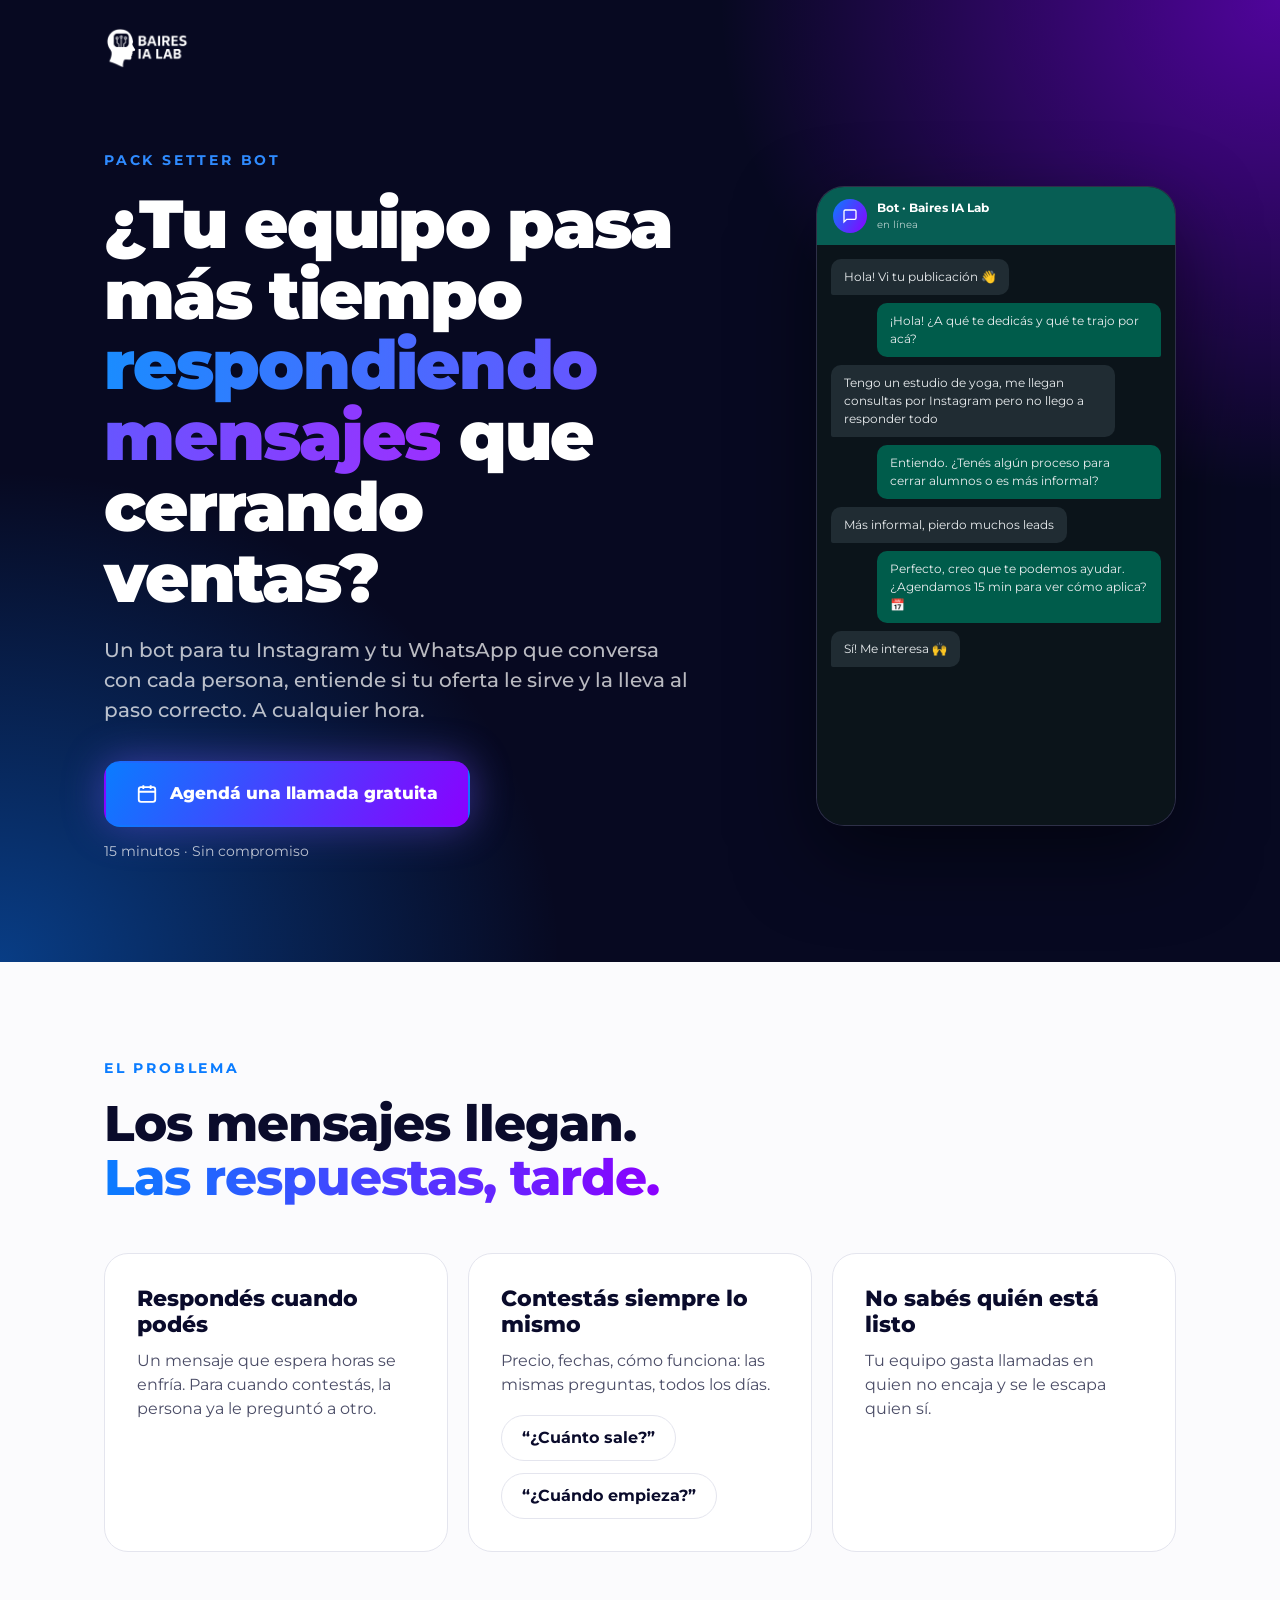
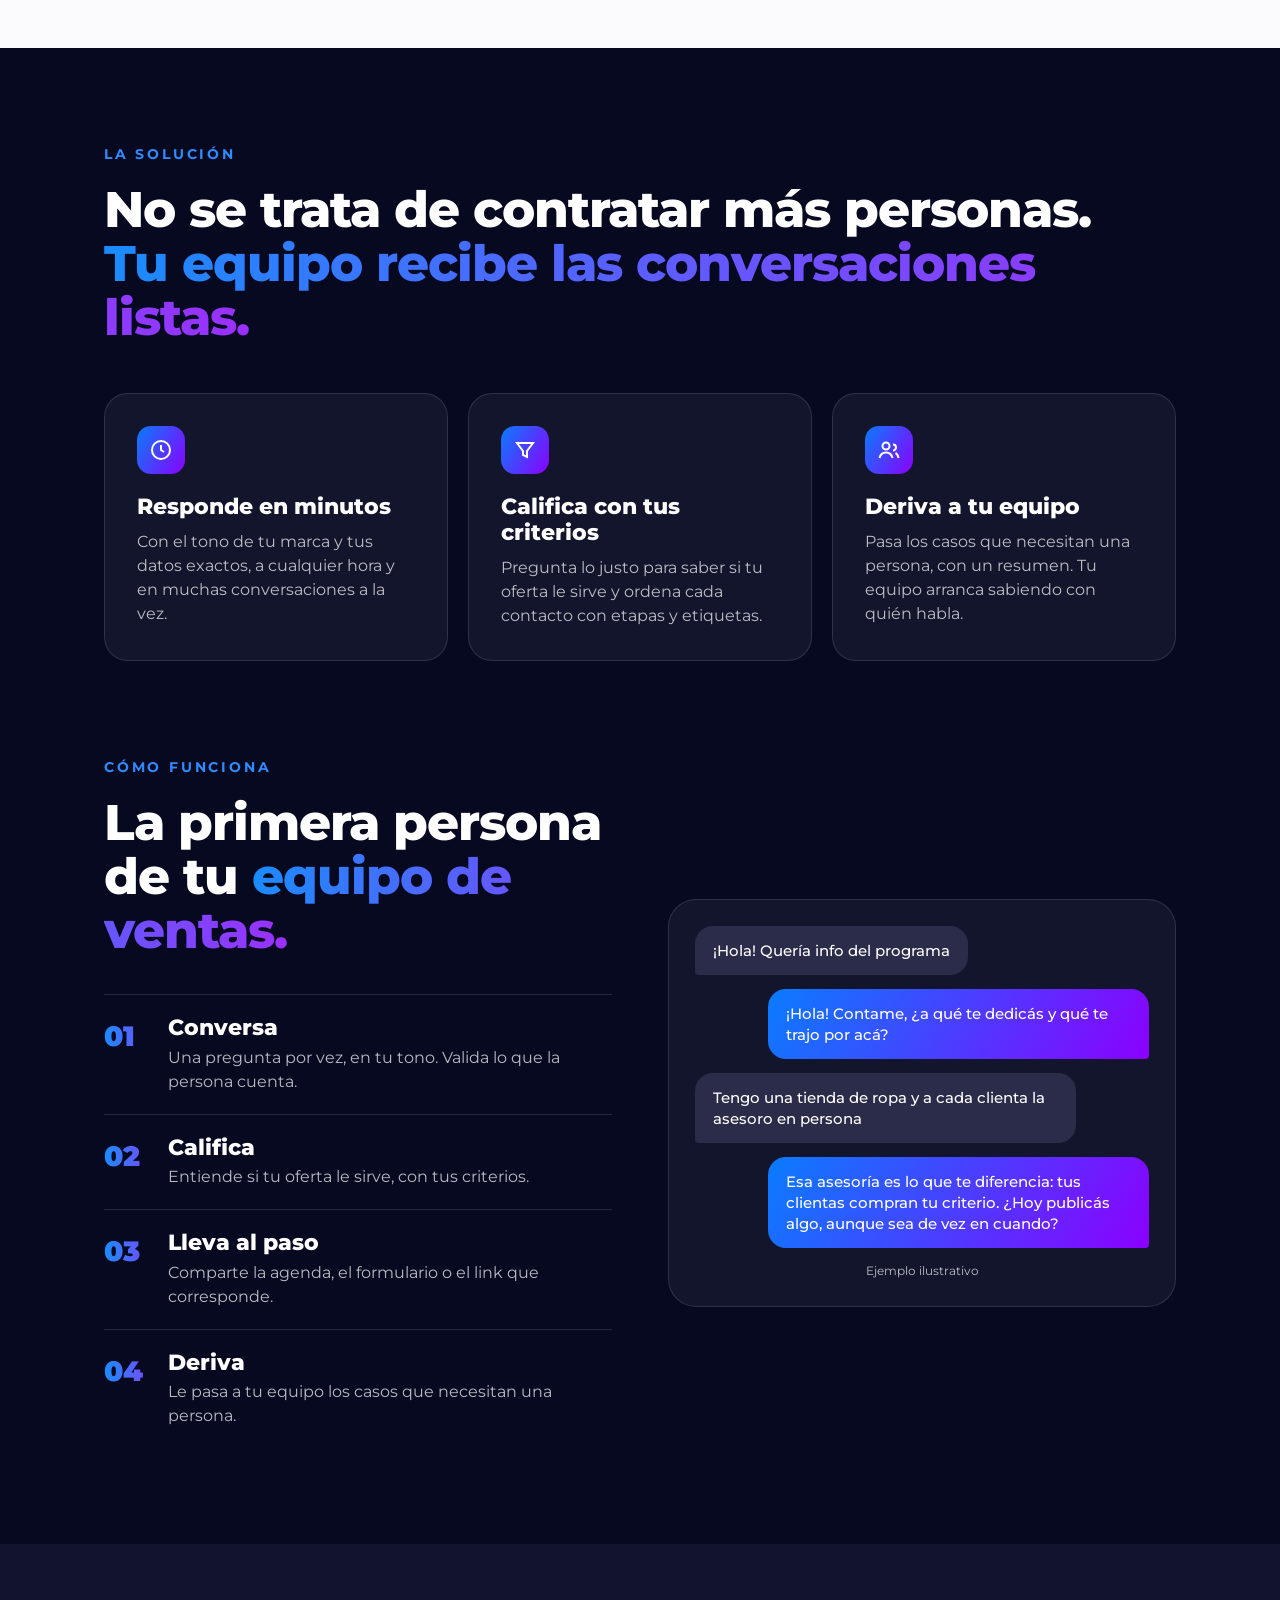
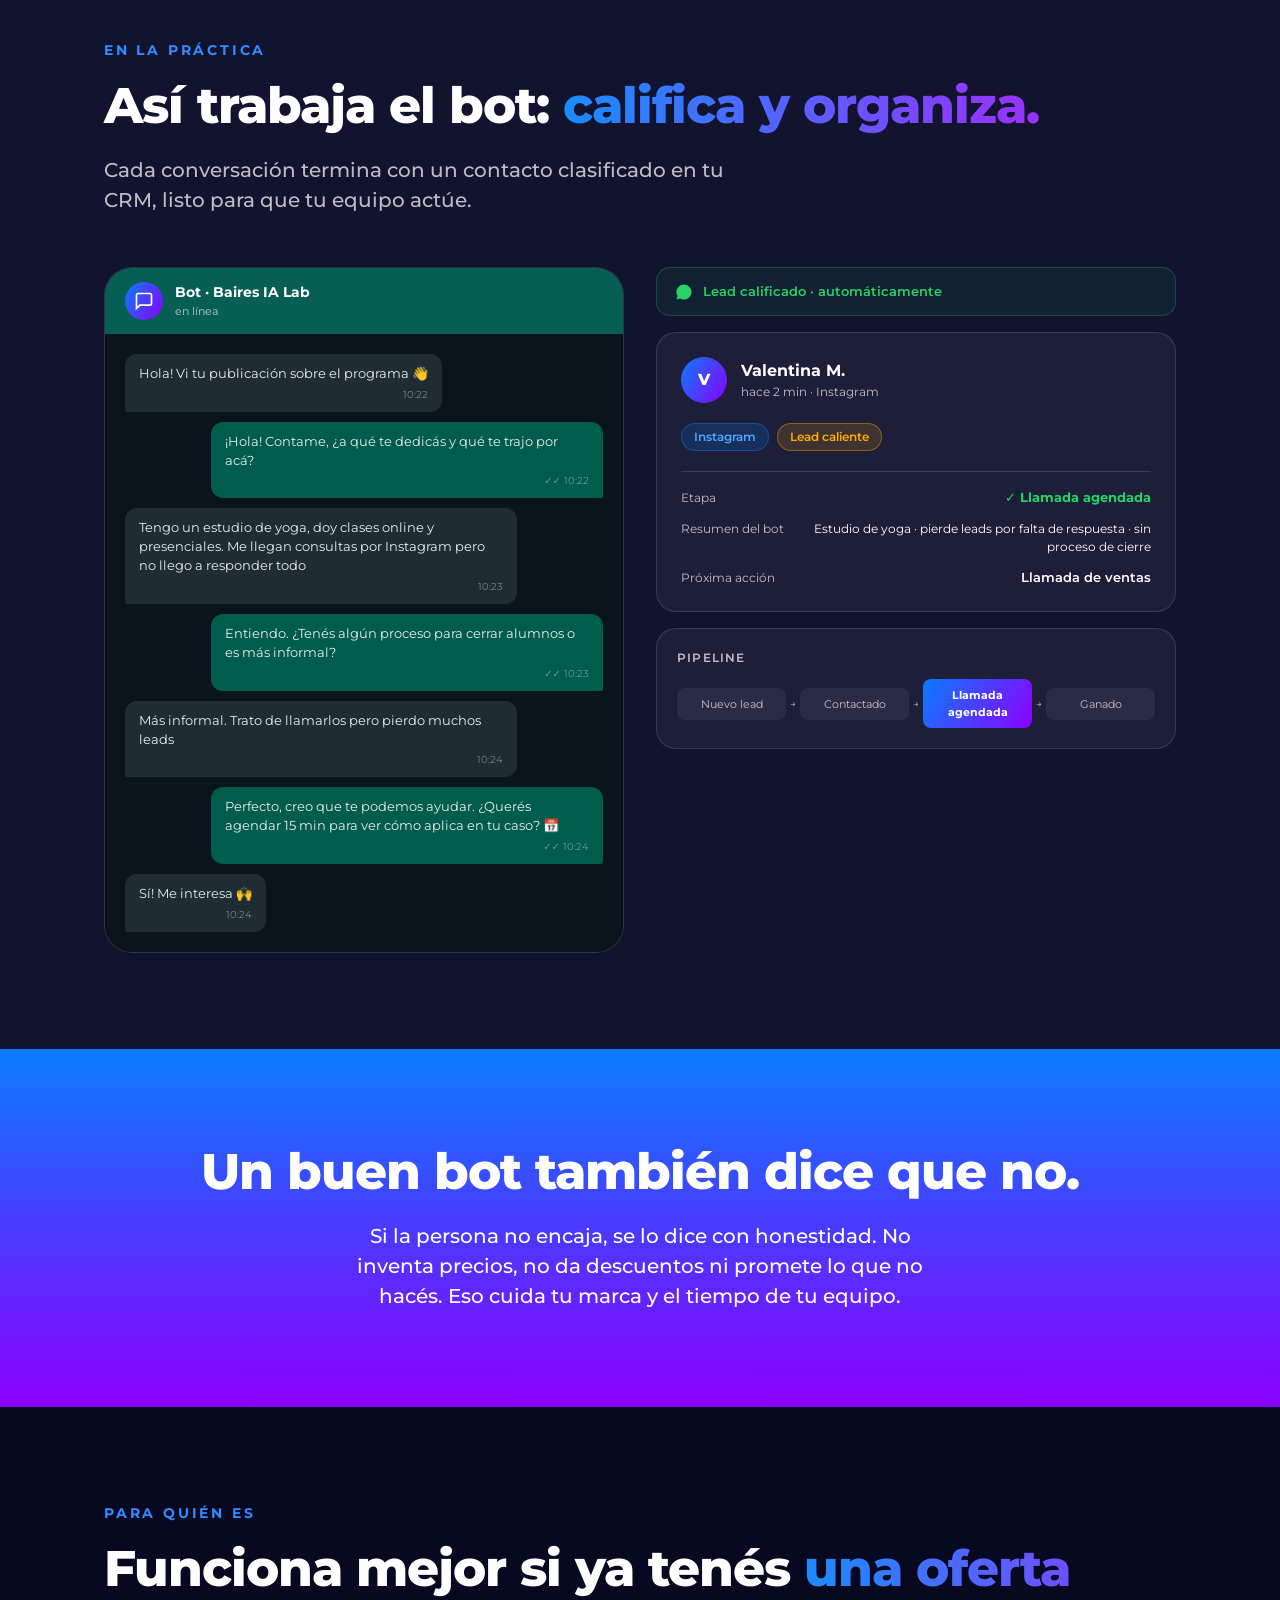
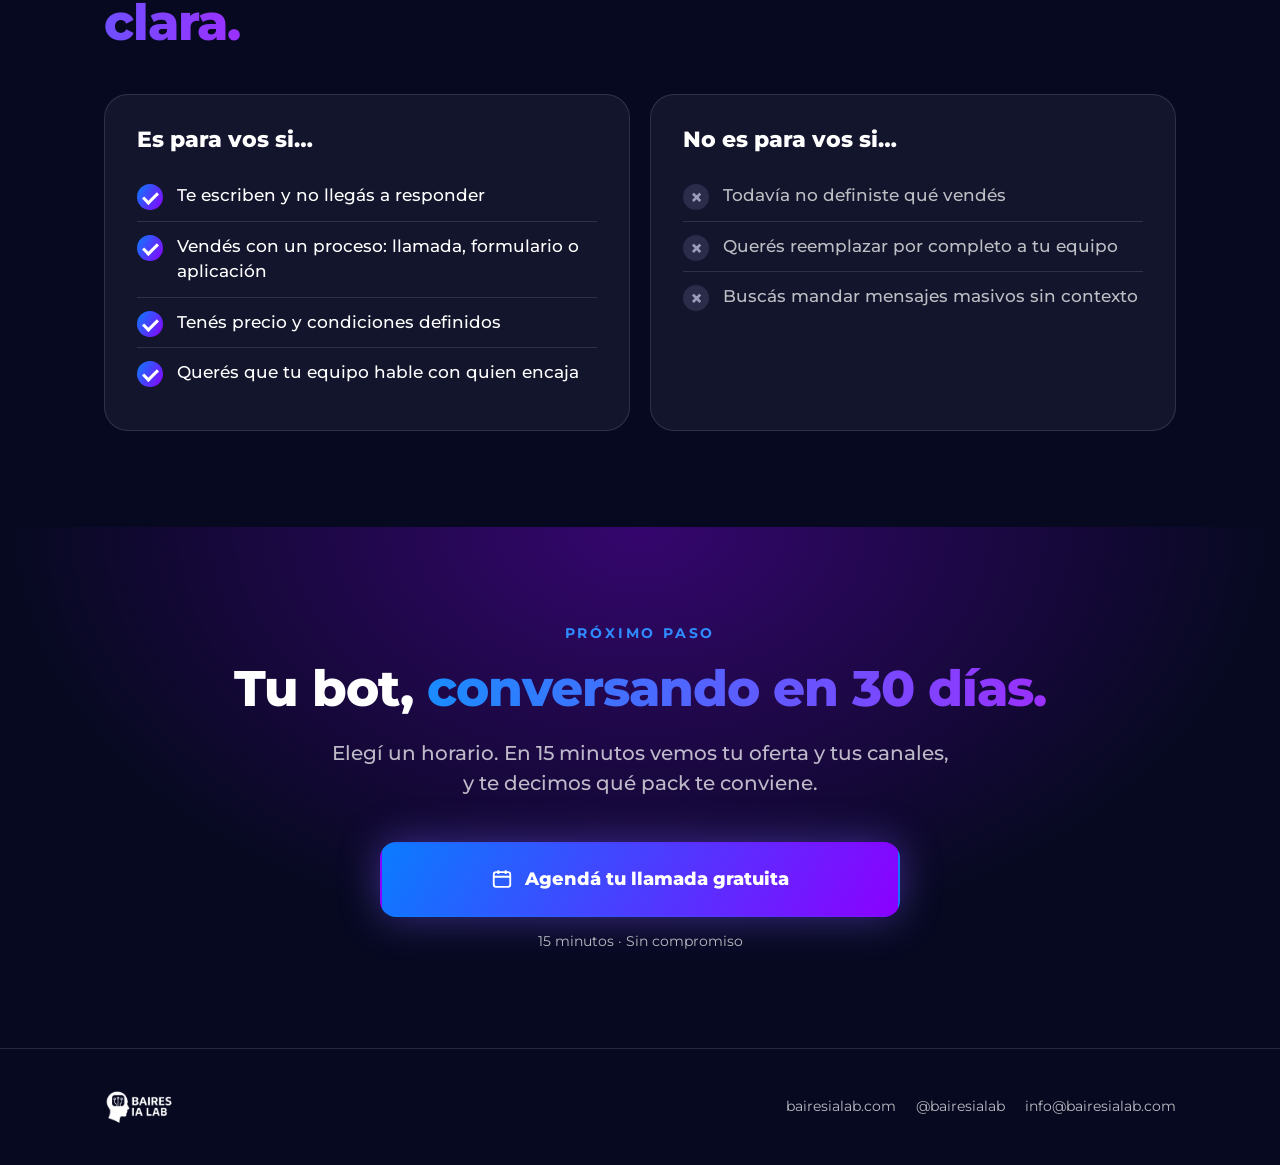
<file: bot/index.html>
<!doctype html>
<!--
  LANDING · PACK SETTER BOT · Baires IA Lab
  URL sugerida: bairesialab.com/bot

  PARA CLAUDE CODE — cosas a reemplazar antes de publicar (buscá "TODO"):
  1. PIXEL_ID              → ID del Pixel de Meta (en <head>). Acá solo se dispara PageView.
                             El evento "Schedule" se dispara en gracias.html (página de gracias).
  2. VIDEO                 → setter-bot.mp4 (video vertical 1080x1920) + poster opcional.
  3. CALENDARIO GHL        → reemplazar CALENDAR_ID en el iframe de #agendar.
                             En la config del calendario de GHL: "Redirect to URL" después de reservar
                             → https://bairesialab.com/setter-bot/gracias (para disparar Schedule).
  4. WHATSAPP              → reemplazar 549XXXXXXXXXX por el número del bot (formato internacional sin +).
  5. UTMs                  → el script al final pasa los parámetros UTM de la URL al iframe del calendario,
                             así cada lead entra a GHL con el origen del anuncio.
  6. API de Conversiones   → configurarla desde GHL (Integraciones > Meta) o Events Manager;
                             usar el mismo event_id que el pixel para deduplicar.
  Sin menú de navegación a propósito: la página tiene una sola acción (agendar).
-->
<html lang="es-AR">
<head>
<meta charset="utf-8">
<meta name="viewport" content="width=device-width, initial-scale=1">
<title>Setter Bot · Baires IA Lab</title>
<link rel="icon" type="image/png" href="../archivos/isologo-cropped (1).png">
<meta name="description" content="Un bot para tu Instagram y tu WhatsApp que atiende, califica y le pasa a tu equipo las conversaciones listas. Agendá una llamada gratuita.">
<meta property="og:title" content="Setter Bot · Baires IA Lab">
<meta property="og:description" content="Dejá de perder ventas por responder tarde. Agendá una llamada gratuita de 15 minutos.">
<link rel="preconnect" href="https://fonts.googleapis.com">
<link rel="preconnect" href="https://fonts.gstatic.com" crossorigin>
<link href="https://fonts.googleapis.com/css2?family=Montserrat:wght@400;500;600;700;800;900&display=swap" rel="stylesheet">

<!-- TODO: Meta Pixel — reemplazar PIXEL_ID -->
<script>
!function(f,b,e,v,n,t,s){if(f.fbq)return;n=f.fbq=function(){n.callMethod?
n.callMethod.apply(n,arguments):n.queue.push(arguments)};if(!f._fbq)f._fbq=n;
n.push=n;n.loaded=!0;n.version='2.0';n.queue=[];t=b.createElement(e);t.async=!0;
t.src=v;s=b.getElementsByTagName(e)[0];s.parentNode.insertBefore(t,s)}(window,
document,'script','https://connect.facebook.net/en_US/fbevents.js');
fbq('init', 'PIXEL_ID');
fbq('track', 'PageView');
</script>

<style>
:root{
  --navy:#070921; --navy-2:#11132f; --ink:#0a0b2b;
  --blue:#0a7cff; --violet:#8b00ff; --wa:#25d366;
  --text:#ffffff; --muted:rgba(255,255,255,.72);
  --line:rgba(255,255,255,.12); --card:rgba(255,255,255,.05);
  --light:#fbfbfd; --light-line:#e4e5ee;
  --grad:linear-gradient(120deg,var(--blue),var(--violet));
  --radius:24px; --max:1120px;
}
*{box-sizing:border-box;margin:0;padding:0}
html{scroll-behavior:smooth}
body{font-family:Montserrat,system-ui,sans-serif;background:var(--navy);color:var(--text);line-height:1.5;-webkit-font-smoothing:antialiased}
img,video{display:block;max-width:100%}
a{color:inherit}
.wrap{max-width:var(--max);margin:0 auto;padding:0 24px}
section{padding:96px 0}
.gt{background:linear-gradient(90deg,#1a8cff,#9b30ff);-webkit-background-clip:text;background-clip:text;color:transparent}
.kicker{font-size:14px;font-weight:700;letter-spacing:.2em;text-transform:uppercase;color:#2f8bff;margin-bottom:18px}
h1{font-size:clamp(38px,6vw,68px);font-weight:900;line-height:1.04;letter-spacing:-.025em}
h2{font-size:clamp(30px,4.4vw,50px);font-weight:800;line-height:1.08;letter-spacing:-.02em}
h3{font-size:22px;font-weight:800;line-height:1.2}
.lead{font-size:clamp(17px,1.8vw,20px);color:var(--muted);font-weight:500;margin-top:22px;max-width:620px}

/* botones */
.btn{display:inline-flex;align-items:center;gap:12px;padding:18px 30px;border-radius:16px;font-weight:800;font-size:17px;text-decoration:none;border:2px solid #7b5cff;background:rgba(123,92,255,.12);box-shadow:0 0 40px rgba(123,92,255,.45);transition:transform .15s,box-shadow .15s}
.btn:hover{transform:translateY(-2px);box-shadow:0 0 60px rgba(123,92,255,.65)}
.btn.solid{background:var(--grad);border-color:transparent}
.btn.wa{border-color:var(--wa);background:rgba(37,211,102,.1);box-shadow:0 0 40px rgba(37,211,102,.3)}
.btn svg{flex:none}
.note{font-size:14px;color:var(--muted);margin-top:14px}

/* header */
header{position:absolute;top:0;left:0;right:0;z-index:5;padding:26px 0}
header img{height:44px;width:auto}

/* hero */
.hero{position:relative;overflow:hidden;padding:150px 0 100px}
.hero:before{content:"";position:absolute;inset:0;background:
  radial-gradient(800px 700px at 100% 0%,rgba(139,0,255,.55),transparent 70%),
  radial-gradient(800px 700px at 0% 100%,rgba(10,124,255,.45),transparent 70%);pointer-events:none}
.hero .wrap{position:relative;display:grid;grid-template-columns:1.15fr .85fr;gap:56px;align-items:center}
.hero .cta{margin-top:36px}
.video{position:relative;border-radius:28px;overflow:hidden;aspect-ratio:9/16;max-width:360px;margin-left:auto;background:var(--navy-2);border:1.5px solid var(--line);box-shadow:0 30px 80px rgba(0,0,0,.5)}
.video video{width:100%;height:100%;object-fit:cover}

/* beneficios */
.grid3{display:grid;grid-template-columns:repeat(3,1fr);gap:20px;margin-top:48px}
.card{background:var(--card);border:1.5px solid var(--line);border-radius:var(--radius);padding:32px}
.card p{color:var(--muted);margin-top:10px;font-size:16px}
.icon{width:48px;height:48px;border-radius:14px;background:var(--grad);display:grid;place-items:center;margin-bottom:20px}

/* problema (claro) */
.light{background:var(--light);color:var(--ink)}
.light .lead,.light .card p{color:#4a4c66}
.light .card{background:#fff;border-color:var(--light-line)}
.light .gt{background:linear-gradient(90deg,var(--blue),var(--violet));-webkit-background-clip:text;background-clip:text}
.quotes{display:flex;flex-wrap:wrap;gap:12px;margin-top:28px}
.quotes span{background:#fff;border:1.5px solid var(--light-line);border-radius:999px;padding:10px 20px;font-weight:700;font-size:16px}

/* pasos */
.how{display:grid;grid-template-columns:1fr 1fr;gap:56px;align-items:center}
.steps{list-style:none;margin-top:36px}
.steps li{display:grid;grid-template-columns:64px 1fr;padding:20px 0;border-top:1.5px solid var(--line)}
.steps b{font-size:28px;font-weight:900}
.steps p{color:var(--muted);font-size:16px;margin-top:4px}
.chat{background:var(--card);border:1.5px solid var(--line);border-radius:28px;padding:26px;display:flex;flex-direction:column;gap:14px}
.m{max-width:84%;padding:14px 18px;border-radius:18px;font-size:15px;font-weight:500;line-height:1.4}
.in{background:#2a2c4a;align-self:flex-start;border-bottom-left-radius:4px}
.out{background:var(--grad);align-self:flex-end;border-bottom-right-radius:4px}
.chat small{color:var(--muted);font-size:12px;text-align:center}

/* banda no */
.band{background:linear-gradient(180deg,var(--blue),#4a3bff 50%,var(--violet));text-align:center}
.band .lead{color:#fff;margin-left:auto;margin-right:auto}

/* para quién */
.two{display:grid;grid-template-columns:1fr 1fr;gap:20px;margin-top:44px}
.check{list-style:none;margin-top:18px}
.check li{position:relative;padding:12px 0 12px 40px;font-size:17px;font-weight:500;border-bottom:1.5px solid var(--line)}
.check li:last-child{border:0}
.check li:before{content:"";position:absolute;left:0;top:13px;width:26px;height:26px;border-radius:50%;background:var(--grad)}
.check li:after{content:"";position:absolute;left:9px;top:18px;width:6px;height:12px;border:solid #fff;border-width:0 3px 3px 0;transform:rotate(45deg)}
.check.no li{color:var(--muted)}
.check.no li:before{background:#2a2c4a}
.check.no li:after{content:"×";border:0;transform:none;left:7px;top:10px;font-size:22px;font-weight:700;width:auto;height:auto;color:#9a9cb8}

/* demo grid */
.demo-grid{display:grid;grid-template-columns:1fr 1fr;gap:32px;align-items:start}

/* agenda */
.book{position:relative;overflow:hidden;text-align:center}
.book:before{content:"";position:absolute;inset:0;background:radial-gradient(900px 600px at 50% 0%,rgba(139,0,255,.35),transparent 70%);pointer-events:none}
.book .wrap{position:relative}
.book .lead{margin-left:auto;margin-right:auto}
.cal{margin:44px auto 0;max-width:820px;background:#fff;border-radius:var(--radius);overflow:hidden;min-height:680px}
.cal iframe{width:100%;min-height:680px;border:0;display:block}
.alt{margin-top:56px;padding-top:44px;border-top:1.5px solid var(--line)}
.alt p{color:var(--muted);margin-bottom:20px;font-size:17px}

footer{padding:40px 0;border-top:1.5px solid var(--line);font-size:14px;color:var(--muted)}
footer .wrap{display:flex;justify-content:space-between;align-items:center;gap:20px;flex-wrap:wrap}
footer img{height:36px;width:auto}
footer a{text-decoration:none;margin-left:20px}

/* barra fija mobile */
.sticky{display:none}

@media (max-width:860px){
  section{padding:72px 0}
  .hero{padding:110px 0 72px}
  .hero .wrap,.how,.two,.demo-grid{grid-template-columns:1fr}
  .video{margin:8px auto 0;max-width:300px}
  .grid3{grid-template-columns:1fr}
  .btn{width:100%;justify-content:center}
  .sticky{display:block;position:fixed;left:0;right:0;bottom:0;z-index:10;padding:12px 16px calc(12px + env(safe-area-inset-bottom));background:rgba(7,9,33,.92);backdrop-filter:blur(10px);border-top:1.5px solid var(--line)}
  .sticky .btn{padding:15px}
  body{padding-bottom:84px}
  footer a{margin:0 16px 0 0}
  footer .wrap>div{display:flex;flex-wrap:wrap;gap:10px 0}
}
</style>
</head>
<body>

<header><div class="wrap"><img src="[data-uri]" alt="Baires IA Lab"></div></header>

<!-- HERO -->
<section class="hero">
  <div class="wrap">
    <div>
      <div class="kicker">Pack Setter Bot</div>
      <h1>¿Tu equipo pasa más tiempo <span class="gt">respondiendo mensajes</span> que cerrando ventas?</h1>
      <p class="lead">Un bot para tu Instagram y tu WhatsApp que conversa con cada persona, entiende si tu oferta le sirve y la lleva al paso correcto. A cualquier hora.</p>
      <div class="cta">
        <a class="btn solid" href="#agendar">
          <svg width="22" height="22" viewBox="0 0 24 24" fill="none" stroke="#fff" stroke-width="2"><rect x="3" y="4.5" width="18" height="16" rx="2.5"/><path d="M3 9.5h18M8 2.5v4M16 2.5v4"/></svg>
          Agendá una llamada gratuita
        </a>
        <p class="note">15 minutos · Sin compromiso</p>
      </div>
    </div>
    <div class="video" style="display:flex;flex-direction:column;overflow:hidden;padding:0">
      <div style="background:#075e54;padding:12px 16px;display:flex;align-items:center;gap:10px;flex-shrink:0">
        <div style="width:34px;height:34px;border-radius:50%;background:var(--grad);display:grid;place-items:center;flex-shrink:0">
          <svg width="16" height="16" viewBox="0 0 24 24" fill="none" stroke="#fff" stroke-width="2"><path d="M21 15a2 2 0 0 1-2 2H7l-4 4V5a2 2 0 0 1 2-2h14a2 2 0 0 1 2 2z"/></svg>
        </div>
        <div>
          <div style="font-weight:700;font-size:12px;color:#fff">Bot · Baires IA Lab</div>
          <div style="font-size:10px;color:rgba(255,255,255,.7)">en línea</div>
        </div>
      </div>
      <div style="flex:1;padding:14px;background:#0b141a;display:flex;flex-direction:column;gap:8px">
        <div style="align-self:flex-start;background:#202c33;padding:9px 13px;border-radius:10px 10px 10px 2px;max-width:86%"><p style="font-size:12px;color:#e9edef;margin:0">Hola! Vi tu publicación 👋</p></div>
        <div style="align-self:flex-end;background:#005c4b;padding:9px 13px;border-radius:10px 10px 2px 10px;max-width:86%"><p style="font-size:12px;color:#e9edef;margin:0">¡Hola! ¿A qué te dedicás y qué te trajo por acá?</p></div>
        <div style="align-self:flex-start;background:#202c33;padding:9px 13px;border-radius:10px 10px 10px 2px;max-width:86%"><p style="font-size:12px;color:#e9edef;margin:0">Tengo un estudio de yoga, me llegan consultas por Instagram pero no llego a responder todo</p></div>
        <div style="align-self:flex-end;background:#005c4b;padding:9px 13px;border-radius:10px 10px 2px 10px;max-width:86%"><p style="font-size:12px;color:#e9edef;margin:0">Entiendo. ¿Tenés algún proceso para cerrar alumnos o es más informal?</p></div>
        <div style="align-self:flex-start;background:#202c33;padding:9px 13px;border-radius:10px 10px 10px 2px;max-width:86%"><p style="font-size:12px;color:#e9edef;margin:0">Más informal, pierdo muchos leads</p></div>
        <div style="align-self:flex-end;background:#005c4b;padding:9px 13px;border-radius:10px 10px 2px 10px;max-width:86%"><p style="font-size:12px;color:#e9edef;margin:0">Perfecto, creo que te podemos ayudar. ¿Agendamos 15 min para ver cómo aplica? 📅</p></div>
        <div style="align-self:flex-start;background:#202c33;padding:9px 13px;border-radius:10px 10px 10px 2px;max-width:86%"><p style="font-size:12px;color:#e9edef;margin:0">Sí! Me interesa 🙌</p></div>
      </div>
    </div>
  </div>
</section>

<!-- EL PROBLEMA -->
<section class="light">
  <div class="wrap">
    <div class="kicker" style="color:var(--blue)">El problema</div>
    <h2>Los mensajes llegan.<br><span class="gt">Las respuestas, tarde.</span></h2>
    <div class="grid3">
      <div class="card"><h3>Respondés cuando podés</h3><p>Un mensaje que espera horas se enfría. Para cuando contestás, la persona ya le preguntó a otro.</p></div>
      <div class="card"><h3>Contestás siempre lo mismo</h3><p>Precio, fechas, cómo funciona: las mismas preguntas, todos los días.</p>
        <div class="quotes" style="margin-top:18px"><span>“¿Cuánto sale?”</span><span>“¿Cuándo empieza?”</span></div></div>
      <div class="card"><h3>No sabés quién está listo</h3><p>Tu equipo gasta llamadas en quien no encaja y se le escapa quien sí.</p></div>
    </div>
  </div>
</section>

<!-- BENEFICIOS -->
<section>
  <div class="wrap">
    <div class="kicker">La solución</div>
    <h2>No se trata de contratar más personas.<br><span class="gt">Tu equipo recibe las conversaciones listas.</span></h2>
    <div class="grid3">
      <div class="card">
        <div class="icon"><svg width="24" height="24" viewBox="0 0 24 24" fill="none" stroke="#fff" stroke-width="2"><circle cx="12" cy="12" r="9"/><path d="M12 7v5l3 2"/></svg></div>
        <h3>Responde en minutos</h3><p>Con el tono de tu marca y tus datos exactos, a cualquier hora y en muchas conversaciones a la vez.</p>
      </div>
      <div class="card">
        <div class="icon"><svg width="24" height="24" viewBox="0 0 24 24" fill="none" stroke="#fff" stroke-width="2"><path d="M4 5h16l-6 8v6l-4-2v-4z"/></svg></div>
        <h3>Califica con tus criterios</h3><p>Pregunta lo justo para saber si tu oferta le sirve y ordena cada contacto con etapas y etiquetas.</p>
      </div>
      <div class="card">
        <div class="icon"><svg width="24" height="24" viewBox="0 0 24 24" fill="none" stroke="#fff" stroke-width="2"><circle cx="9" cy="8" r="3.5"/><path d="M2.5 20c.8-3.5 3.4-5.5 6.5-5.5s5.7 2 6.5 5.5M16 6.5a3 3 0 0 1 0 6M18.5 15c1.6.8 2.6 2.5 3 5"/></svg></div>
        <h3>Deriva a tu equipo</h3><p>Pasa los casos que necesitan una persona, con un resumen. Tu equipo arranca sabiendo con quién habla.</p>
      </div>
    </div>
  </div>
</section>

<!-- CÓMO FUNCIONA -->
<section style="padding-top:0">
  <div class="wrap how">
    <div>
      <div class="kicker">Cómo funciona</div>
      <h2>La primera persona de tu <span class="gt">equipo de ventas.</span></h2>
      <ol class="steps">
        <li><b class="gt">01</b><div><h3>Conversa</h3><p>Una pregunta por vez, en tu tono. Valida lo que la persona cuenta.</p></div></li>
        <li><b class="gt">02</b><div><h3>Califica</h3><p>Entiende si tu oferta le sirve, con tus criterios.</p></div></li>
        <li><b class="gt">03</b><div><h3>Lleva al paso</h3><p>Comparte la agenda, el formulario o el link que corresponde.</p></div></li>
        <li><b class="gt">04</b><div><h3>Deriva</h3><p>Le pasa a tu equipo los casos que necesitan una persona.</p></div></li>
      </ol>
    </div>
    <div class="chat" aria-label="Ejemplo de conversación">
      <div class="m in">¡Hola! Quería info del programa</div>
      <div class="m out">¡Hola! Contame, ¿a qué te dedicás y qué te trajo por acá?</div>
      <div class="m in">Tengo una tienda de ropa y a cada clienta la asesoro en persona</div>
      <div class="m out">Esa asesoría es lo que te diferencia: tus clientas compran tu criterio. ¿Hoy publicás algo, aunque sea de vez en cuando?</div>
      <small>Ejemplo ilustrativo</small>
    </div>
  </div>
</section>

<!-- EN LA PRÁCTICA -->
<section style="background:var(--navy-2)">
  <div class="wrap">
    <div class="kicker">En la práctica</div>
    <h2>Así trabaja el bot: <span class="gt">califica y organiza.</span></h2>
    <p class="lead" style="margin-bottom:52px">Cada conversación termina con un contacto clasificado en tu CRM, listo para que tu equipo actúe.</p>
    <div class="demo-grid">

      <!-- WHATSAPP CHAT -->
      <div style="background:#111827;border-radius:28px;overflow:hidden;border:1.5px solid var(--line)">
        <!-- Header WA -->
        <div style="background:#075e54;padding:14px 20px;display:flex;align-items:center;gap:12px">
          <div style="width:38px;height:38px;border-radius:50%;background:var(--grad);display:grid;place-items:center;flex-shrink:0">
            <svg width="20" height="20" viewBox="0 0 24 24" fill="none" stroke="#fff" stroke-width="2"><path d="M21 15a2 2 0 0 1-2 2H7l-4 4V5a2 2 0 0 1 2-2h14a2 2 0 0 1 2 2z"/></svg>
          </div>
          <div>
            <div style="font-weight:700;font-size:14px;color:#fff">Bot · Baires IA Lab</div>
            <div style="font-size:11px;color:rgba(255,255,255,.7)">en línea</div>
          </div>
        </div>
        <!-- Mensajes -->
        <div style="padding:20px;display:flex;flex-direction:column;gap:10px;background:#0b141a">
          <div style="align-self:flex-start;background:#202c33;padding:10px 14px;border-radius:12px 12px 12px 2px;max-width:82%">
            <p style="font-size:13px;color:#e9edef;margin:0;line-height:1.45">Hola! Vi tu publicación sobre el programa 👋</p>
            <span style="font-size:10px;color:rgba(255,255,255,.4);display:block;margin-top:4px;text-align:right">10:22</span>
          </div>
          <div style="align-self:flex-end;background:#005c4b;padding:10px 14px;border-radius:12px 12px 2px 12px;max-width:82%">
            <p style="font-size:13px;color:#e9edef;margin:0;line-height:1.45">¡Hola! Contame, ¿a qué te dedicás y qué te trajo por acá?</p>
            <span style="font-size:10px;color:rgba(255,255,255,.4);display:block;margin-top:4px;text-align:right">✓✓ 10:22</span>
          </div>
          <div style="align-self:flex-start;background:#202c33;padding:10px 14px;border-radius:12px 12px 12px 2px;max-width:82%">
            <p style="font-size:13px;color:#e9edef;margin:0;line-height:1.45">Tengo un estudio de yoga, doy clases online y presenciales. Me llegan consultas por Instagram pero no llego a responder todo</p>
            <span style="font-size:10px;color:rgba(255,255,255,.4);display:block;margin-top:4px;text-align:right">10:23</span>
          </div>
          <div style="align-self:flex-end;background:#005c4b;padding:10px 14px;border-radius:12px 12px 2px 12px;max-width:82%">
            <p style="font-size:13px;color:#e9edef;margin:0;line-height:1.45">Entiendo. ¿Tenés algún proceso para cerrar alumnos o es más informal?</p>
            <span style="font-size:10px;color:rgba(255,255,255,.4);display:block;margin-top:4px;text-align:right">✓✓ 10:23</span>
          </div>
          <div style="align-self:flex-start;background:#202c33;padding:10px 14px;border-radius:12px 12px 12px 2px;max-width:82%">
            <p style="font-size:13px;color:#e9edef;margin:0;line-height:1.45">Más informal. Trato de llamarlos pero pierdo muchos leads</p>
            <span style="font-size:10px;color:rgba(255,255,255,.4);display:block;margin-top:4px;text-align:right">10:24</span>
          </div>
          <div style="align-self:flex-end;background:#005c4b;padding:10px 14px;border-radius:12px 12px 2px 12px;max-width:82%">
            <p style="font-size:13px;color:#e9edef;margin:0;line-height:1.45">Perfecto, creo que te podemos ayudar. ¿Querés agendar 15 min para ver cómo aplica en tu caso? 📅</p>
            <span style="font-size:10px;color:rgba(255,255,255,.4);display:block;margin-top:4px;text-align:right">✓✓ 10:24</span>
          </div>
          <div style="align-self:flex-start;background:#202c33;padding:10px 14px;border-radius:12px 12px 12px 2px;max-width:82%">
            <p style="font-size:13px;color:#e9edef;margin:0;line-height:1.45">Sí! Me interesa 🙌</p>
            <span style="font-size:10px;color:rgba(255,255,255,.4);display:block;margin-top:4px;text-align:right">10:24</span>
          </div>
        </div>
      </div>

      <!-- CRM RESULT -->
      <div style="display:flex;flex-direction:column;gap:16px">
        <div style="background:rgba(37,211,102,.07);border:1.5px solid rgba(37,211,102,.25);border-radius:14px;padding:14px 18px;display:flex;align-items:center;gap:10px">
          <svg width="18" height="18" viewBox="0 0 24 24" fill="#25d366"><path d="M12 2a10 10 0 0 0-8.6 15.1L2 22l5-1.3A10 10 0 1 0 12 2z"/></svg>
          <span style="font-size:13px;font-weight:600;color:#25d366">Lead calificado · automáticamente</span>
        </div>

        <!-- Contact card -->
        <div style="background:var(--card);border:1.5px solid var(--line);border-radius:20px;padding:24px">
          <div style="display:flex;align-items:center;gap:14px;margin-bottom:20px">
            <div style="width:46px;height:46px;border-radius:50%;background:var(--grad);display:grid;place-items:center;font-weight:800;font-size:16px;color:#fff;flex-shrink:0">V</div>
            <div>
              <div style="font-weight:700;font-size:16px">Valentina M.</div>
              <div style="font-size:12px;color:var(--muted)">hace 2 min · Instagram</div>
            </div>
          </div>
          <div style="display:flex;gap:8px;flex-wrap:wrap;margin-bottom:20px">
            <span style="background:rgba(10,124,255,.18);border:1px solid rgba(10,124,255,.4);border-radius:999px;padding:4px 12px;font-size:12px;font-weight:600;color:#4da6ff">Instagram</span>
            <span style="background:rgba(255,170,0,.15);border:1px solid rgba(255,170,0,.4);border-radius:999px;padding:4px 12px;font-size:12px;font-weight:600;color:#ffaa00">Lead caliente</span>
          </div>
          <div style="display:flex;flex-direction:column;gap:12px;border-top:1px solid var(--line);padding-top:16px">
            <div style="display:flex;justify-content:space-between;align-items:center">
              <span style="font-size:12px;color:var(--muted)">Etapa</span>
              <span style="font-size:13px;font-weight:700;color:#25d366">✓ Llamada agendada</span>
            </div>
            <div style="display:flex;justify-content:space-between;align-items:start;gap:12px">
              <span style="font-size:12px;color:var(--muted);white-space:nowrap">Resumen del bot</span>
              <span style="font-size:12px;color:var(--text);text-align:right">Estudio de yoga · pierde leads por falta de respuesta · sin proceso de cierre</span>
            </div>
            <div style="display:flex;justify-content:space-between;align-items:center">
              <span style="font-size:12px;color:var(--muted)">Próxima acción</span>
              <span style="font-size:13px;font-weight:600">Llamada de ventas</span>
            </div>
          </div>
        </div>

        <!-- Pipeline mini -->
        <div style="background:var(--card);border:1.5px solid var(--line);border-radius:20px;padding:20px">
          <div style="font-size:12px;color:var(--muted);margin-bottom:12px;font-weight:600;letter-spacing:.1em;text-transform:uppercase">Pipeline</div>
          <div style="display:flex;align-items:center;gap:0">
            <div style="flex:1;text-align:center">
              <div style="background:rgba(255,255,255,.06);border-radius:8px;padding:8px 4px;font-size:11px;color:var(--muted)">Nuevo lead</div>
            </div>
            <div style="color:var(--muted);font-size:10px;padding:0 4px">→</div>
            <div style="flex:1;text-align:center">
              <div style="background:rgba(255,255,255,.06);border-radius:8px;padding:8px 4px;font-size:11px;color:var(--muted)">Contactado</div>
            </div>
            <div style="color:var(--muted);font-size:10px;padding:0 4px">→</div>
            <div style="flex:1;text-align:center">
              <div style="background:var(--grad);border-radius:8px;padding:8px 4px;font-size:11px;font-weight:700;color:#fff">Llamada agendada</div>
            </div>
            <div style="color:var(--muted);font-size:10px;padding:0 4px">→</div>
            <div style="flex:1;text-align:center">
              <div style="background:rgba(255,255,255,.06);border-radius:8px;padding:8px 4px;font-size:11px;color:var(--muted)">Ganado</div>
            </div>
          </div>
        </div>
      </div>
    </div>
  </div>
</section>

<!-- BANDA -->
<section class="band">
  <div class="wrap">
    <h2>Un buen bot también dice que no.</h2>
    <p class="lead">Si la persona no encaja, se lo dice con honestidad. No inventa precios, no da descuentos ni promete lo que no hacés. Eso cuida tu marca y el tiempo de tu equipo.</p>
  </div>
</section>

<!-- PARA QUIÉN ES -->
<section>
  <div class="wrap">
    <div class="kicker">Para quién es</div>
    <h2>Funciona mejor si ya tenés <span class="gt">una oferta clara.</span></h2>
    <div class="two">
      <div class="card"><h3>Es para vos si…</h3>
        <ul class="check">
          <li>Te escriben y no llegás a responder</li>
          <li>Vendés con un proceso: llamada, formulario o aplicación</li>
          <li>Tenés precio y condiciones definidos</li>
          <li>Querés que tu equipo hable con quien encaja</li>
        </ul></div>
      <div class="card"><h3>No es para vos si…</h3>
        <ul class="check no">
          <li>Todavía no definiste qué vendés</li>
          <li>Querés reemplazar por completo a tu equipo</li>
          <li>Buscás mandar mensajes masivos sin contexto</li>
        </ul></div>
    </div>
  </div>
</section>

<!-- AGENDA -->
<section class="book" id="agendar">
  <div class="wrap">
    <div class="kicker">Próximo paso</div>
    <h2>Tu bot, <span class="gt">conversando en 30 días.</span></h2>
    <p class="lead">Elegí un horario. En 15 minutos vemos tu oferta y tus canales, y te decimos qué pack te conviene.</p>
    <div style="margin:44px auto 0;max-width:520px;text-align:center">
      <a class="btn solid" href="https://calendar.app.google/iZ91BzeRAm9MXAzFA" target="_blank" rel="noopener" style="width:100%;justify-content:center;font-size:18px;padding:22px 32px">
        <svg width="22" height="22" viewBox="0 0 24 24" fill="none" stroke="#fff" stroke-width="2"><rect x="3" y="4.5" width="18" height="16" rx="2.5"/><path d="M3 9.5h18M8 2.5v4M16 2.5v4"/></svg>
        Agendá tu llamada gratuita
      </a>
      <p class="note">15 minutos · Sin compromiso</p>
    </div>
  </div>
</section>

<footer>
  <div class="wrap">
    <img src="[data-uri]" alt="Baires IA Lab">
    <div><a href="https://bairesialab.com">bairesialab.com</a><a href="https://instagram.com/bairesialab" target="_blank" rel="noopener">@bairesialab</a><a href="mailto:info@bairesialab.com">info@bairesialab.com</a></div>
  </div>
</footer>

<div class="sticky"><a class="btn solid" href="#agendar">Agendá una llamada gratuita</a></div>

</body>
</html>
</file>
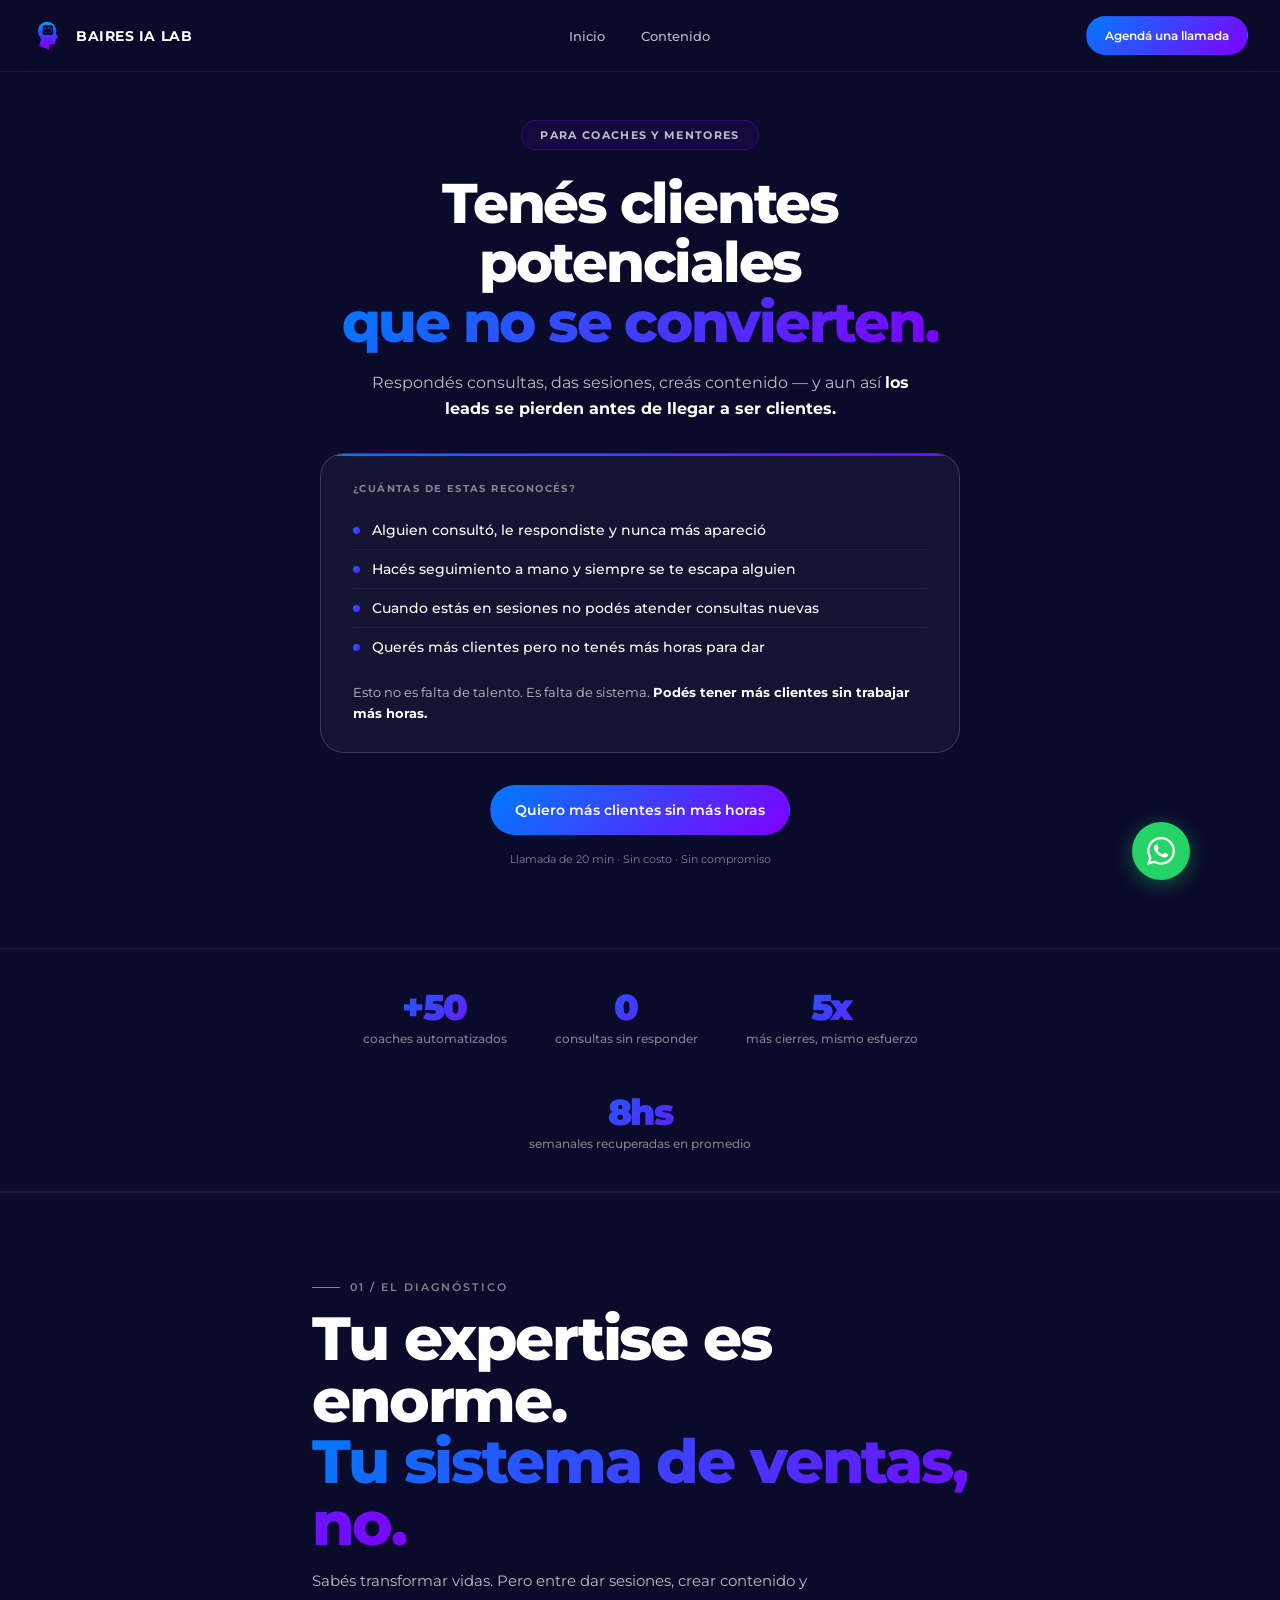
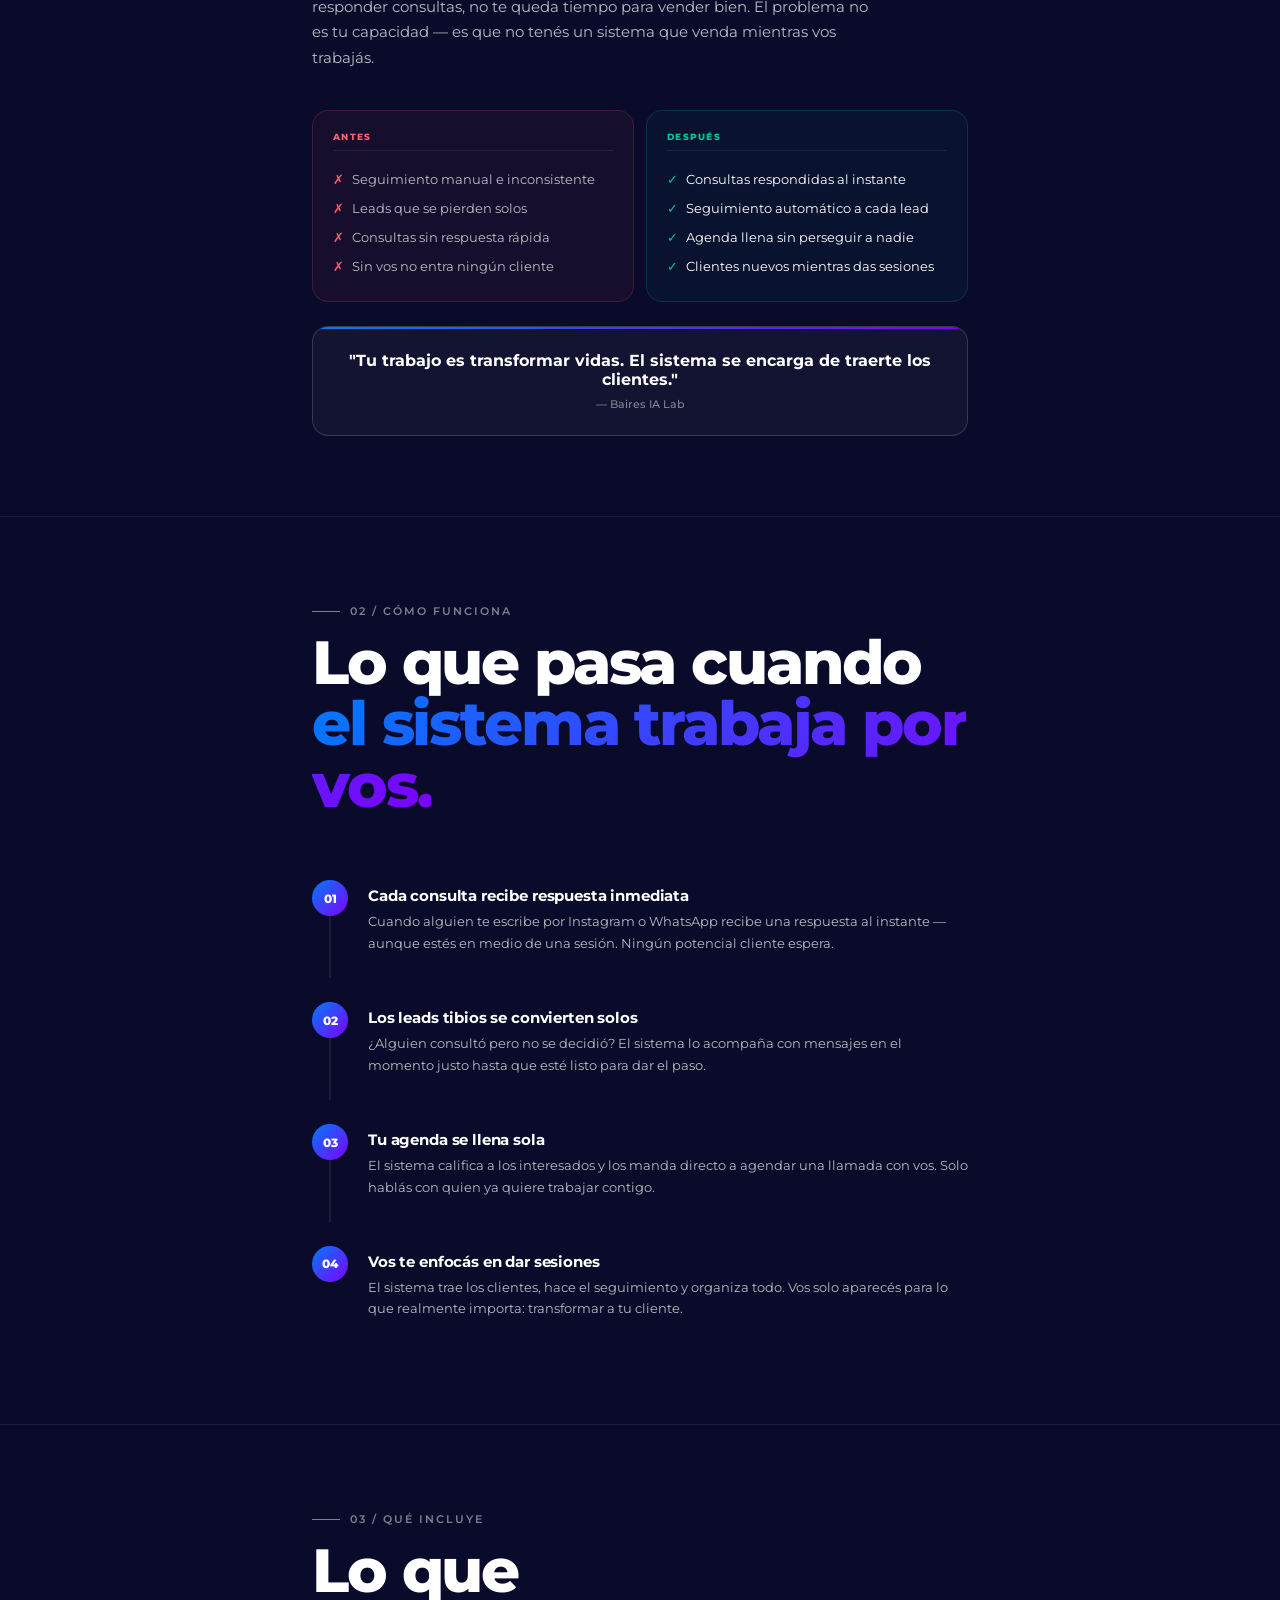
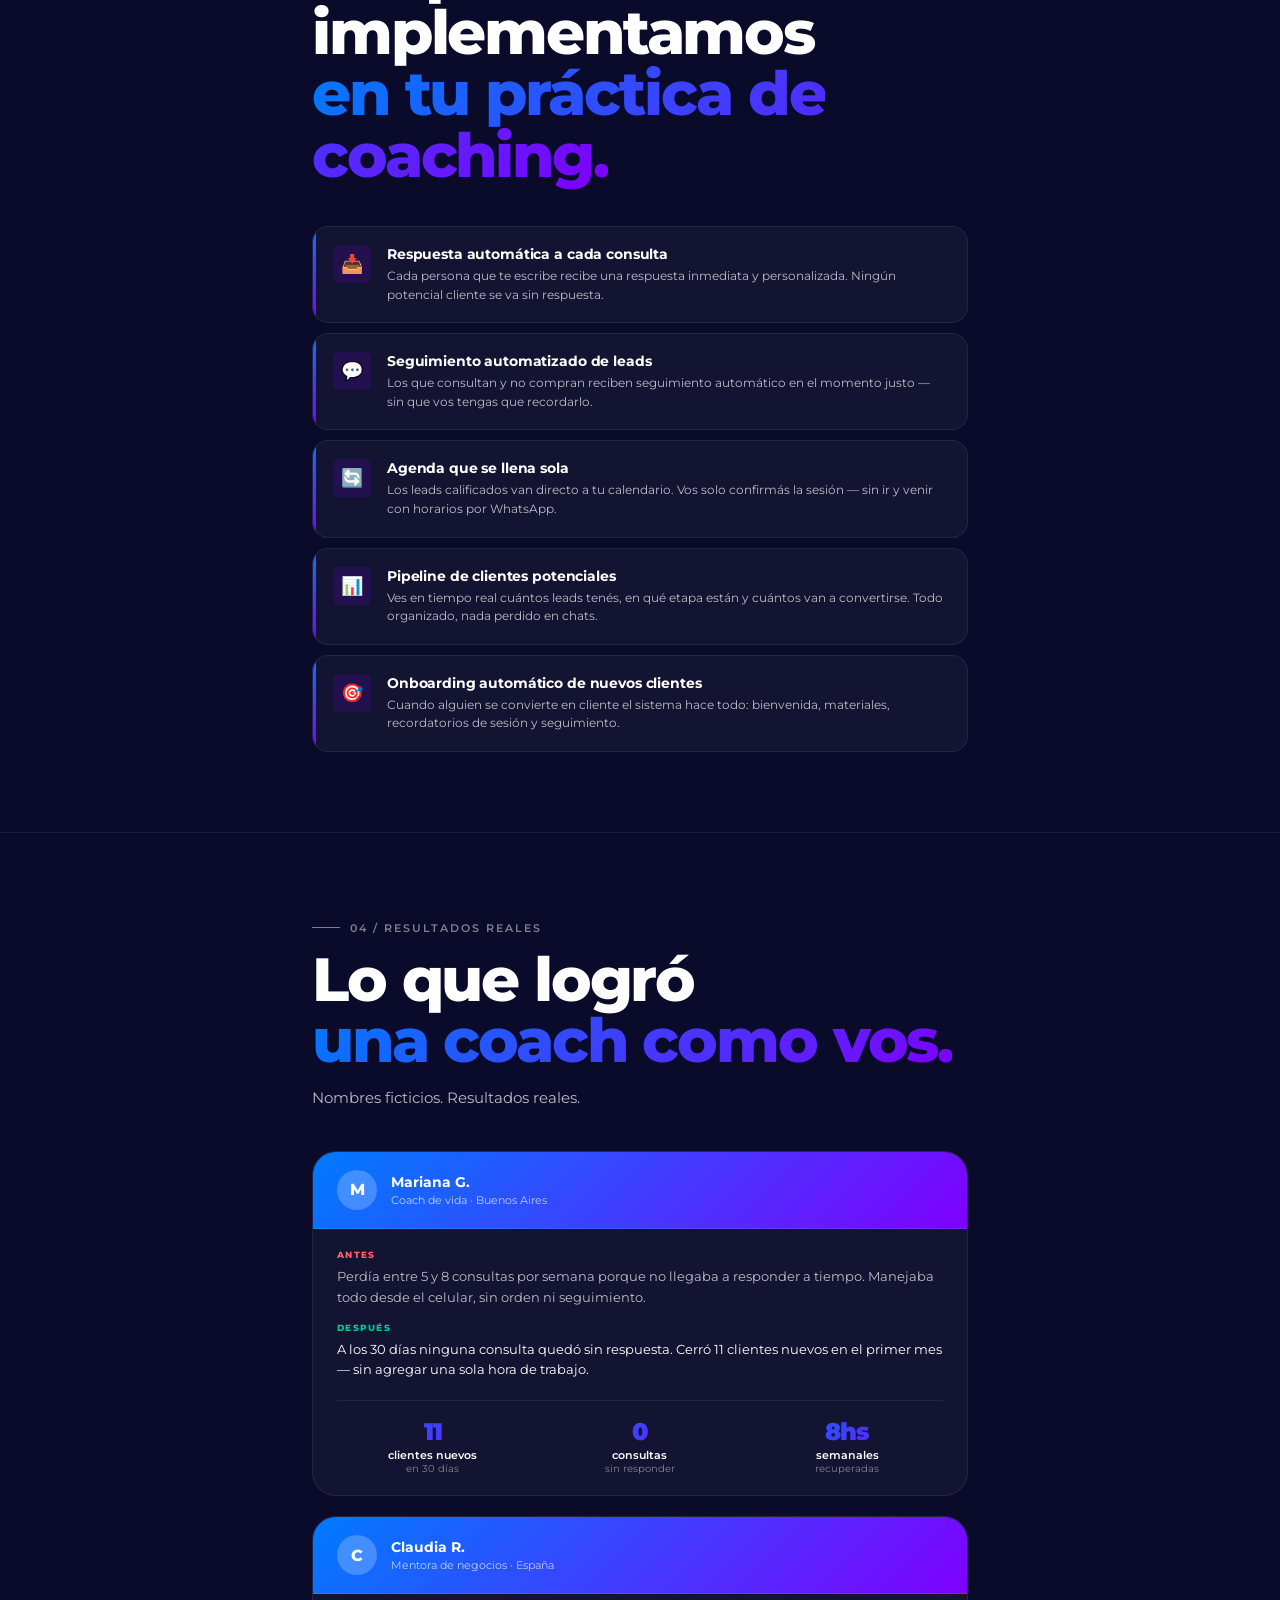
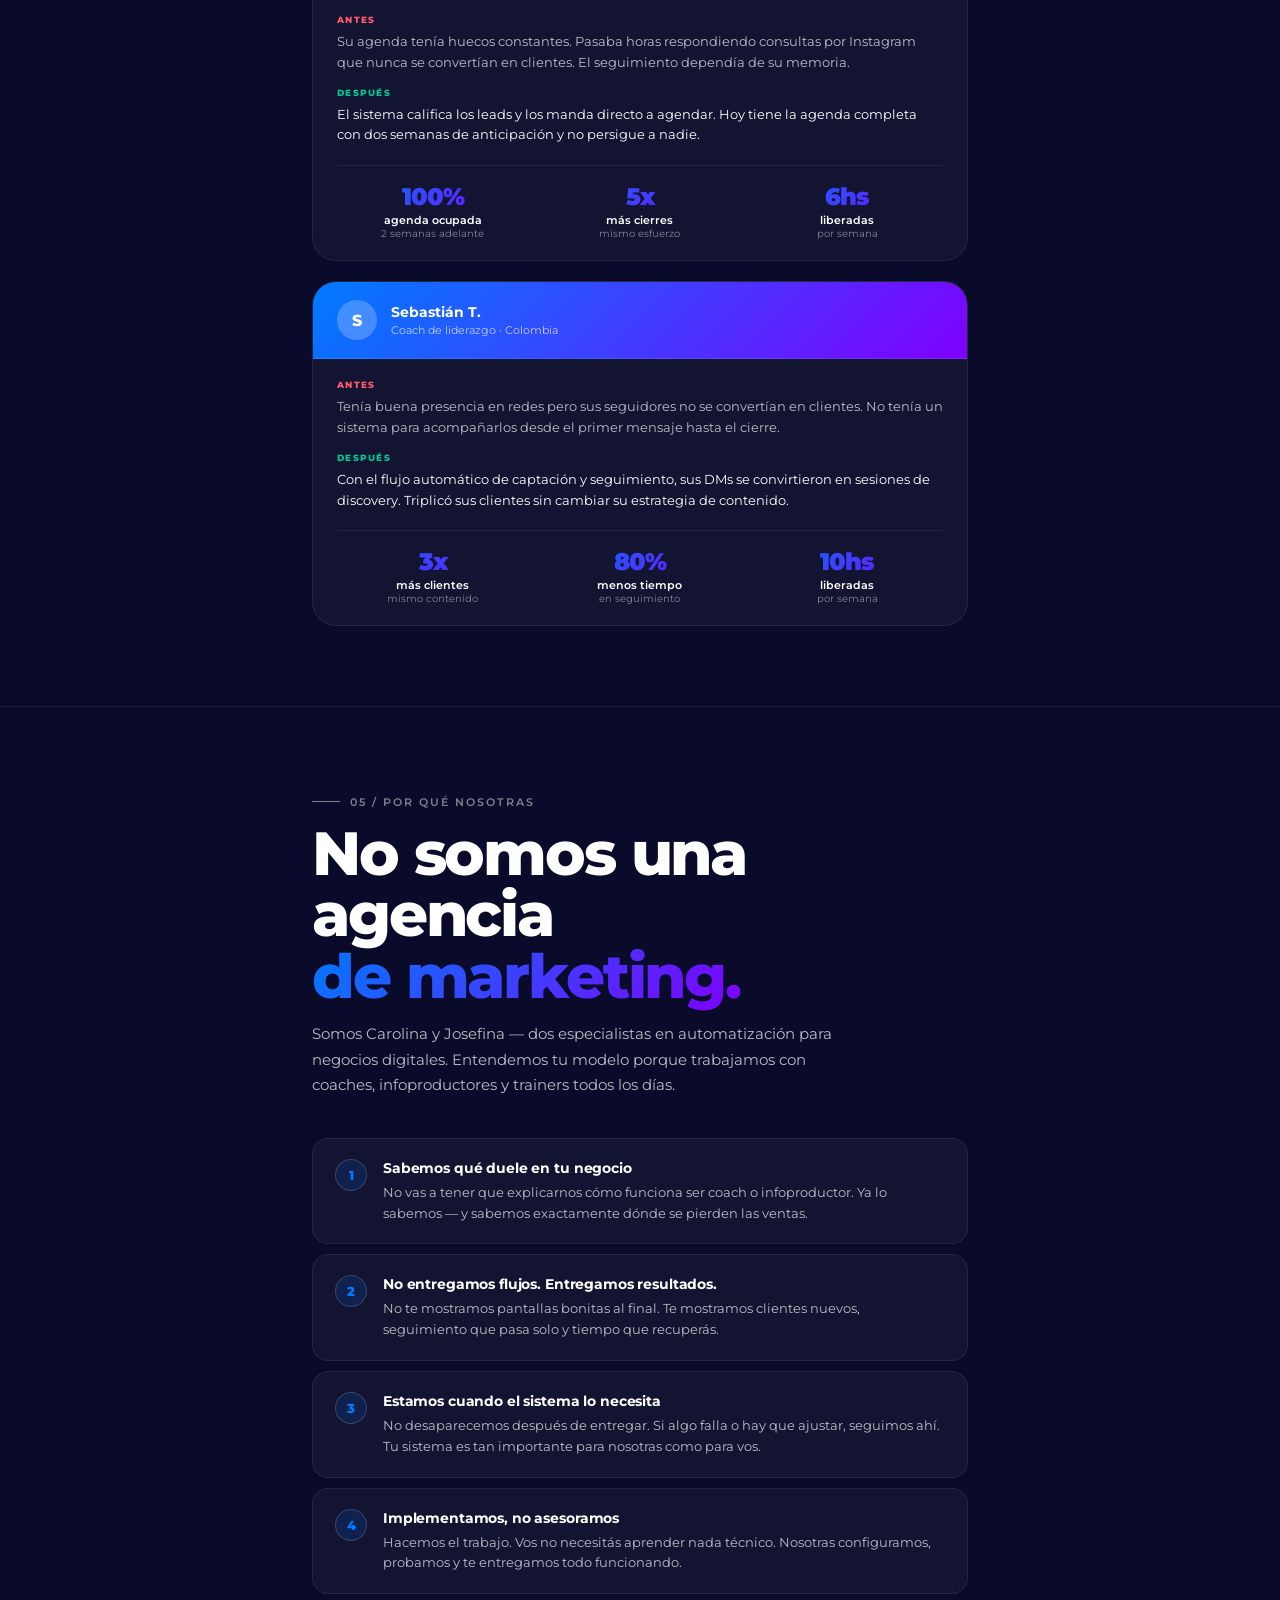
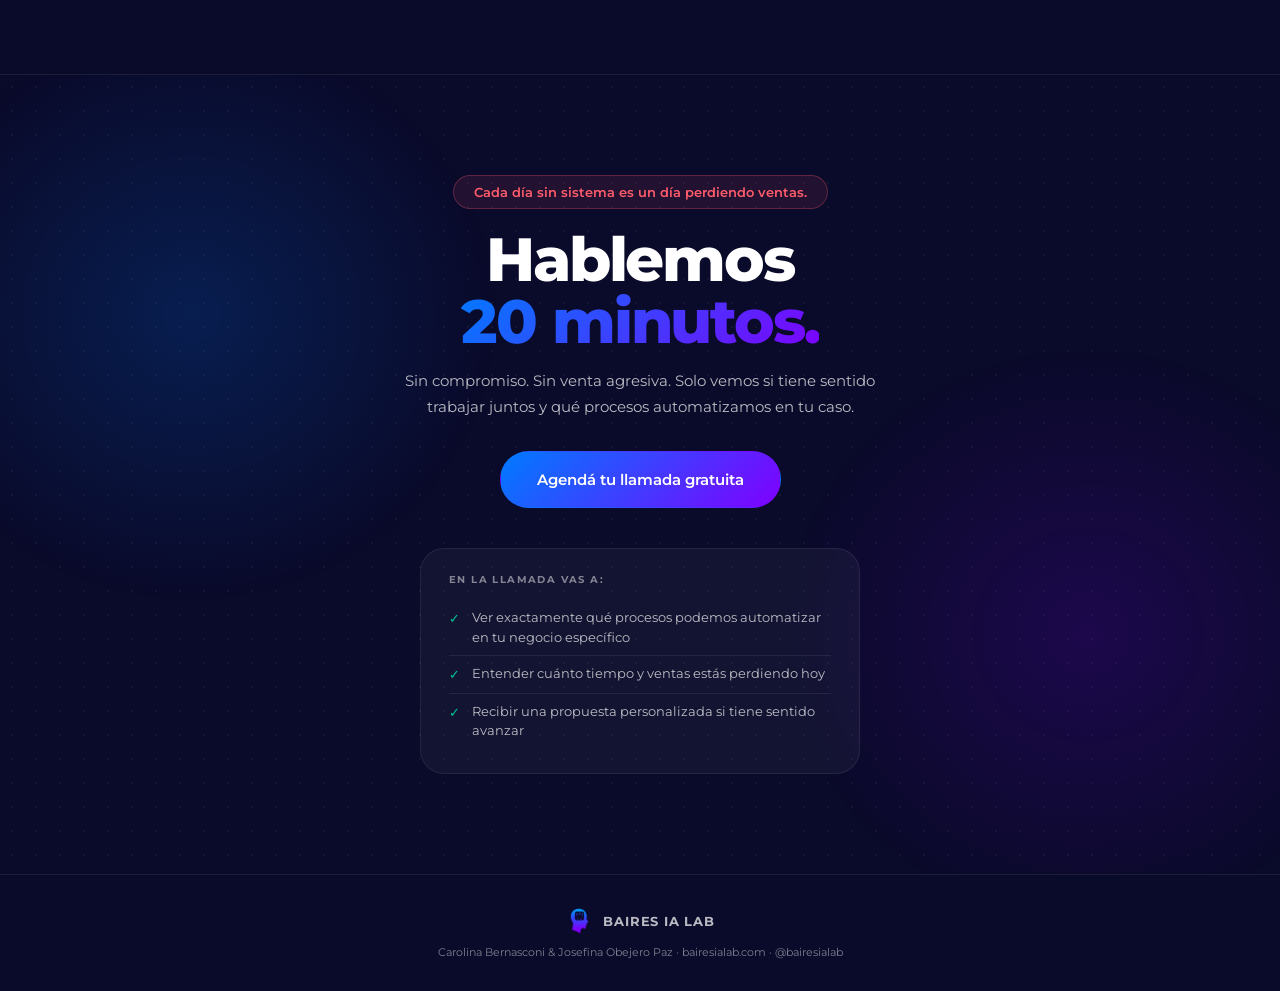
<file: coach/index.html>
<!DOCTYPE html>
<html lang="es" data-theme="dark">
<head>
  <meta charset="UTF-8" />
  <meta name="viewport" content="width=device-width, initial-scale=1.0" />
  <title>Coaches: dejá de perder clientes por falta de seguimiento — Baires IA Lab</title>
  <meta name="description" content="Automatizamos tu seguimiento de leads y captación de clientes para coaches y mentores. Más clientes, sin más horas de trabajo." />
  <meta name="author" content="Baires IA Lab" />
  <meta name="robots" content="index, follow" />
  <link rel="canonical" href="https://www.bairesialab.com/coach" />
  <meta property="og:type" content="website" />
  <meta property="og:url" content="https://www.bairesialab.com/coach" />
  <meta property="og:title" content="Coaches: dejá de perder clientes por falta de seguimiento — Baires IA Lab" />
  <meta property="og:description" content="Automatizamos tu seguimiento de leads y captación de clientes para coaches y mentores." />
  <meta property="og:image" content="https://www.bairesialab.com/archivos/og-image.png" />
  <meta property="og:locale" content="es_AR" />
  <meta property="og:site_name" content="Baires IA Lab" />
  <link rel="icon" type="image/png" href="../archivos/isologo-cropped (1).png" />
  <link rel="stylesheet" href="../styles.css" />

  <style>
    /* ══ PAGE-SPECIFIC STYLES ══ */

    /* Hero */
    .hero {
      padding: 120px 0 80px;
      text-align: center;
    }

    .hero-badge {
      display: inline-flex;
      align-items: center;
      gap: 8px;
      padding: 7px 18px;
      border-radius: 999px;
      border: 1px solid rgba(127,0,255,.32);
      background: rgba(127,0,255,.09);
      color: rgba(255,255,255,.72);
      font-size: 11px;
      font-weight: 700;
      letter-spacing: .12em;
      text-transform: uppercase;
      margin-bottom: 24px;
    }

    .hero h1 {
      font-size: clamp(32px, 5vw, 56px) !important;
      line-height: 1.06 !important;
      max-width: 720px;
      margin: 0 auto 18px;
    }

    .hero-sub {
      font-size: 16px;
      color: var(--text-2);
      max-width: 560px;
      margin: 0 auto 32px;
      line-height: 1.6;
    }

    .hero-actions {
      display: flex;
      justify-content: center;
      flex-wrap: wrap;
      gap: 14px;
      margin-bottom: 16px;
    }

    .hero-cta-sub {
      font-size: 11px;
      color: var(--text-3);
      margin-top: 12px;
    }

    /* Pain card */
    .pain-card {
      background: var(--surface);
      border: 1px solid var(--line-2);
      border-radius: var(--r-xl);
      padding: 28px 32px;
      text-align: left;
      margin: 32px auto;
      max-width: 640px;
      position: relative;
      overflow: hidden;
    }

    .pain-card::before {
      content: '';
      position: absolute;
      top: 0; left: 0; right: 0;
      height: 2px;
      background: var(--accent-grad);
    }

    .pain-card-label {
      font-size: 10px;
      font-weight: 700;
      letter-spacing: 0.14em;
      color: var(--text-3);
      text-transform: uppercase;
      margin-bottom: 16px;
    }

    .pain-item {
      display: flex;
      align-items: flex-start;
      gap: 12px;
      padding: 10px 0;
      border-bottom: 1px solid var(--line);
      font-size: 14px;
      color: var(--text);
      font-weight: 500;
    }

    .pain-item:last-of-type { border-bottom: none; }

    .pain-dot {
      width: 7px; height: 7px;
      border-radius: 50%;
      background: var(--accent-grad);
      flex-shrink: 0;
      margin-top: 6px;
    }

    .pain-close {
      font-size: 13px;
      color: var(--text-2);
      margin-top: 16px;
      line-height: 1.6;
    }

    /* Social proof strip */
    .proof-strip {
      padding: 40px 0;
      border-top: 1px solid var(--line);
      border-bottom: 1px solid var(--line);
    }

    .proof-strip-inner {
      display: flex;
      justify-content: center;
      flex-wrap: wrap;
      gap: 48px;
    }

    .proof-stat {
      text-align: center;
    }

    .proof-num {
      font-size: 36px;
      font-weight: 900;
      letter-spacing: -0.04em;
      background: var(--accent-grad);
      -webkit-background-clip: text;
      background-clip: text;
      -webkit-text-fill-color: transparent;
      color: transparent;
      line-height: 1;
    }

    .proof-label {
      font-size: 12px;
      color: var(--text-3);
      margin-top: 6px;
      font-weight: 500;
    }

    /* Section layout */
    .content-section {
      padding: 80px 0;
      border-top: 1px solid var(--line);
    }

    .section-header {
      margin-bottom: 40px;
    }

    .section-header h2 {
      margin-top: 14px;
    }

    .section-lead {
      font-size: 15px;
      color: var(--text-2);
      line-height: 1.7;
      margin-top: 14px;
      max-width: 560px;
    }

    /* Before / After */
    .compare-grid {
      display: grid;
      grid-template-columns: 1fr 1fr;
      gap: 12px;
      margin-bottom: 24px;
    }

    .compare-col {
      border-radius: var(--r-lg);
      padding: 20px;
      border: 1px solid var(--line);
    }

    .compare-col.antes {
      background: rgba(255,92,108,.05);
      border-color: rgba(255,92,108,.18);
    }

    .compare-col.despues {
      background: rgba(0,200,150,.05);
      border-color: rgba(0,200,150,.18);
    }

    .compare-label {
      font-size: 9px;
      font-weight: 800;
      letter-spacing: 0.14em;
      text-transform: uppercase;
      margin-bottom: 14px;
      padding-bottom: 8px;
      border-bottom: 1px solid var(--line);
    }

    .antes .compare-label { color: #ff5c6c; }
    .despues .compare-label { color: #00c896; }

    .compare-item {
      display: flex;
      align-items: flex-start;
      gap: 8px;
      font-size: 13px;
      color: var(--text-2);
      padding: 5px 0;
      line-height: 1.45;
    }

    .despues .compare-item { color: var(--text); }
    .antes .compare-item .ci { color: #ff5c6c; flex-shrink: 0; }
    .despues .compare-item .ci { color: #00c896; flex-shrink: 0; }

    /* Quote block */
    .quote-block {
      background: var(--surface);
      border: 1px solid var(--line-2);
      border-radius: var(--r-lg);
      padding: 24px 28px;
      text-align: center;
      font-size: 16px;
      font-weight: 700;
      color: var(--text);
      position: relative;
      overflow: hidden;
      margin-top: 24px;
    }

    .quote-block::before {
      content: '';
      position: absolute;
      top: 0; left: 0; right: 0;
      height: 2px;
      background: var(--accent-grad);
    }

    .quote-by {
      font-size: 11px;
      color: var(--text-3);
      font-weight: 500;
      margin-top: 8px;
    }

    /* Steps */
    .steps { display: flex; flex-direction: column; }

    .step {
      display: flex;
      gap: 20px;
      padding: 24px 0;
      position: relative;
    }

    .step:not(:last-child)::after {
      content: '';
      position: absolute;
      left: 17px;
      top: 60px;
      bottom: 0;
      width: 2px;
      background: var(--line);
    }

    .step-num {
      width: 36px; height: 36px;
      border-radius: 50%;
      background: var(--accent-grad);
      display: flex; align-items: center; justify-content: center;
      font-size: 12px; font-weight: 800;
      flex-shrink: 0;
      position: relative;
      z-index: 1;
      color: white;
    }

    .step-content { padding-top: 6px; }

    .step-title {
      font-size: 15px;
      font-weight: 700;
      color: var(--text);
      margin-bottom: 6px;
      letter-spacing: -0.01em;
    }

    .step-desc {
      font-size: 13px;
      color: var(--text-2);
      line-height: 1.65;
    }

    /* Includes */
    .includes { display: flex; flex-direction: column; gap: 10px; }

    .include-item {
      display: flex;
      gap: 16px;
      align-items: flex-start;
      background: var(--surface);
      border: 1px solid var(--line);
      border-radius: var(--r-lg);
      padding: 18px 20px;
      transition: border-color 0.2s, background 0.2s;
      position: relative;
      overflow: hidden;
    }

    .include-item::before {
      content: '';
      position: absolute;
      left: 0; top: 0; bottom: 0;
      width: 3px;
      background: var(--accent-grad);
    }

    .include-item:hover {
      border-color: var(--line-2);
      background: var(--surface-2);
    }

    .include-icon {
      width: 38px; height: 38px;
      border-radius: var(--r-sm);
      background: rgba(127,0,255,.14);
      display: flex; align-items: center; justify-content: center;
      font-size: 18px;
      flex-shrink: 0;
    }

    .include-title {
      font-size: 14px;
      font-weight: 700;
      color: var(--text);
      margin-bottom: 4px;
      letter-spacing: -0.01em;
    }

    .include-desc {
      font-size: 12px;
      color: var(--text-2);
      line-height: 1.55;
    }

    /* Cases */
    .cases { display: flex; flex-direction: column; gap: 20px; }

    .case-card {
      background: var(--surface);
      border: 1px solid var(--line);
      border-radius: var(--r-xl);
      overflow: hidden;
      transition: transform 0.2s ease, border-color 0.2s ease, background 0.2s ease;
    }

    .case-card:hover {
      transform: translateY(-3px);
      border-color: var(--line-2);
      background: var(--surface-2);
    }

    .case-header {
      display: flex;
      align-items: center;
      gap: 14px;
      padding: 18px 24px;
      border-bottom: 1px solid var(--line);
      background: var(--accent-grad);
    }

    .case-avatar {
      width: 40px; height: 40px;
      border-radius: 50%;
      background: rgba(255,255,255,.22);
      display: flex; align-items: center; justify-content: center;
      font-size: 16px;
      font-weight: 800;
      color: white;
      flex-shrink: 0;
    }

    .case-name {
      font-size: 14px;
      font-weight: 700;
      color: white;
    }

    .case-niche {
      font-size: 11px;
      color: rgba(255,255,255,.7);
      margin-top: 2px;
    }

    .case-body { padding: 20px 24px; }

    .case-section-label {
      font-size: 9px;
      font-weight: 800;
      letter-spacing: 0.14em;
      text-transform: uppercase;
      margin-bottom: 6px;
      margin-top: 14px;
    }

    .case-section-label:first-child { margin-top: 0; }
    .before-label { color: #ff5c6c; }
    .after-label { color: #00c896; }

    .case-text {
      font-size: 13px;
      color: var(--text-2);
      line-height: 1.6;
    }

    .case-text.after { color: var(--text); }

    .metrics {
      display: flex;
      gap: 16px;
      margin-top: 20px;
      padding-top: 16px;
      border-top: 1px solid var(--line);
      flex-wrap: wrap;
    }

    .metric {
      flex: 1;
      min-width: 80px;
      text-align: center;
    }

    .metric-num {
      font-size: 24px;
      font-weight: 900;
      letter-spacing: -0.04em;
      background: var(--accent-grad);
      -webkit-background-clip: text;
      background-clip: text;
      -webkit-text-fill-color: transparent;
      color: transparent;
      display: block;
    }

    .metric-label {
      font-size: 11px;
      font-weight: 600;
      color: var(--text);
      margin-top: 2px;
    }

    .metric-sub {
      font-size: 10px;
      color: var(--text-3);
    }

    /* Why us */
    .why-list { display: flex; flex-direction: column; gap: 10px; }

    .why-item {
      display: flex;
      gap: 16px;
      align-items: flex-start;
      padding: 20px 22px;
      background: var(--surface);
      border: 1px solid var(--line);
      border-radius: var(--r-lg);
      transition: border-color 0.2s, background 0.2s;
    }

    .why-item:hover {
      border-color: var(--line-2);
      background: var(--surface-2);
    }

    .why-num {
      width: 32px; height: 32px;
      border-radius: 50%;
      background: var(--accent-soft);
      border: 1px solid var(--line-2);
      display: flex; align-items: center; justify-content: center;
      font-size: 13px;
      font-weight: 800;
      flex-shrink: 0;
      color: var(--accent);
    }

    .why-title {
      font-size: 14px;
      font-weight: 700;
      color: var(--text);
      margin-bottom: 5px;
      letter-spacing: -0.01em;
    }

    .why-desc {
      font-size: 13px;
      color: var(--text-2);
      line-height: 1.6;
    }

    /* Urgency box */
    .urgency-box {
      display: inline-block;
      background: rgba(255,92,108,.1);
      border: 1px solid rgba(255,92,108,.28);
      border-radius: 999px;
      padding: 8px 20px;
      font-size: 13px;
      font-weight: 600;
      color: #ff5c6c;
      margin-bottom: 20px;
    }

    /* CTA section */
    .cta-section {
      padding: 100px 0;
      border-top: 1px solid var(--line);
      text-align: center;
      position: relative;
      overflow: hidden;
    }

    .cta-section .wrap-sm { position: relative; z-index: 1; }

    .cta-expects {
      margin-top: 40px;
      max-width: 440px;
      margin-left: auto;
      margin-right: auto;
      text-align: left;
      background: var(--surface);
      border: 1px solid var(--line);
      border-radius: var(--r-xl);
      padding: 24px 28px;
    }

    .cta-expects-label {
      font-size: 10px;
      font-weight: 700;
      letter-spacing: 0.14em;
      text-transform: uppercase;
      color: var(--text-3);
      margin-bottom: 14px;
    }

    .expect-item {
      display: flex;
      align-items: flex-start;
      gap: 12px;
      font-size: 13px;
      color: var(--text-2);
      padding: 8px 0;
      border-bottom: 1px solid var(--line);
      line-height: 1.5;
    }

    .expect-item:last-child { border-bottom: none; }

    .expect-dot {
      color: #00c896;
      font-weight: 700;
      flex-shrink: 0;
      margin-top: 1px;
    }

    /* Footer */
    .site-footer {
      padding: 32px 0;
      border-top: 1px solid var(--line);
      text-align: center;
    }

    .footer-logo {
      display: inline-flex;
      align-items: center;
      gap: 10px;
      font-size: 13px;
      font-weight: 700;
      letter-spacing: 0.06em;
      text-transform: uppercase;
      color: var(--text-2);
      margin-bottom: 10px;
    }

    .footer-copy {
      font-size: 11px;
      color: var(--text-3);
    }

    /* Narrow wrap for single-column content */
    .wrap-sm {
      width: 100%;
      max-width: 720px;
      margin: 0 auto;
      padding: 0 32px;
    }

    @media (max-width: 720px) {
      .wrap-sm { padding: 0 20px; }
      .compare-grid { grid-template-columns: 1fr; }
      .metrics { gap: 10px; }
      .proof-strip-inner { gap: 28px; }
      .hero h1 { font-size: clamp(28px, 7vw, 44px) !important; }
    }
  </style>
</head>
<body>

<!-- NAV -->
<nav class="nav">
  <div class="nav-inner">
    <a href="https://www.bairesialab.com" class="nav-logo">
      <img src="../archivos/isologo-cropped (1).png" style="width:32px;height:32px;border-radius:8px;object-fit:contain;" alt="Baires IA Lab">
      <span>Baires IA Lab</span>
    </a>
    <div class="nav-links">
      <a href="https://www.bairesialab.com">Inicio</a>
      <a href="https://www.bairesialab.com/content_page">Contenido</a>
    </div>
    <a href="https://link.bairesialab.com/widget/booking/mIHva5E50upZVXG7iaI4" target="_blank" class="btn btn-gradient nav-cta">Agendá una llamada</a>
  </div>
</nav>

<!-- HERO -->
<section class="hero">
  <div class="wrap-sm">
    <div class="hero-badge fade-up">Para coaches y mentores</div>
    <h1 class="fade-up">
      Tenés clientes potenciales<br>
      <span class="gradient-text">que no se convierten.</span>
    </h1>
    <p class="hero-sub fade-up">
      Respondés consultas, das sesiones, creás contenido — y aun así
      <strong style="color:var(--text);font-weight:700;">los leads se pierden antes de llegar a ser clientes.</strong>
    </p>

    <div class="pain-card fade-up">
      <div class="pain-card-label">¿Cuántas de estas reconocés?</div>
      <div class="pain-item">
        <div class="pain-dot"></div>
        Alguien consultó, le respondiste y nunca más apareció
      </div>
      <div class="pain-item">
        <div class="pain-dot"></div>
        Hacés seguimiento a mano y siempre se te escapa alguien
      </div>
      <div class="pain-item">
        <div class="pain-dot"></div>
        Cuando estás en sesiones no podés atender consultas nuevas
      </div>
      <div class="pain-item">
        <div class="pain-dot"></div>
        Querés más clientes pero no tenés más horas para dar
      </div>
      <p class="pain-close">Esto no es falta de talento. Es falta de sistema. <strong style="color:var(--text);">Podés tener más clientes sin trabajar más horas.</strong></p>
    </div>

    <div class="hero-actions fade-up">
      <a href="https://link.bairesialab.com/widget/booking/mIHva5E50upZVXG7iaI4" target="_blank" class="btn btn-gradient">Quiero más clientes sin más horas</a>
    </div>
    <p class="hero-cta-sub">Llamada de 20 min · Sin costo · Sin compromiso</p>
  </div>
</section>

<!-- SOCIAL PROOF STRIP -->
<div class="proof-strip">
  <div class="wrap-sm">
    <div class="proof-strip-inner">
      <div class="proof-stat">
        <div class="proof-num">+50</div>
        <div class="proof-label">coaches automatizados</div>
      </div>
      <div class="proof-stat">
        <div class="proof-num">0</div>
        <div class="proof-label">consultas sin responder</div>
      </div>
      <div class="proof-stat">
        <div class="proof-num">5x</div>
        <div class="proof-label">más cierres, mismo esfuerzo</div>
      </div>
      <div class="proof-stat">
        <div class="proof-num">8hs</div>
        <div class="proof-label">semanales recuperadas en promedio</div>
      </div>
    </div>
  </div>
</div>

<!-- DIAGNÓSTICO -->
<section class="content-section">
  <div class="wrap-sm">
    <div class="section-header">
      <span class="eyebrow">01 / El diagnóstico</span>
      <h2>Tu expertise es enorme.<br><span class="gradient-text">Tu sistema de ventas, no.</span></h2>
      <p class="section-lead">Sabés transformar vidas. Pero entre dar sesiones, crear contenido y responder consultas, no te queda tiempo para vender bien. El problema no es tu capacidad — es que no tenés un sistema que venda mientras vos trabajás.</p>
    </div>

    <div class="compare-grid">
      <div class="compare-col antes">
        <div class="compare-label">Antes</div>
        <div class="compare-item"><span class="ci">✗</span> Seguimiento manual e inconsistente</div>
        <div class="compare-item"><span class="ci">✗</span> Leads que se pierden solos</div>
        <div class="compare-item"><span class="ci">✗</span> Consultas sin respuesta rápida</div>
        <div class="compare-item"><span class="ci">✗</span> Sin vos no entra ningún cliente</div>
      </div>
      <div class="compare-col despues">
        <div class="compare-label">Después</div>
        <div class="compare-item"><span class="ci">✓</span> Consultas respondidas al instante</div>
        <div class="compare-item"><span class="ci">✓</span> Seguimiento automático a cada lead</div>
        <div class="compare-item"><span class="ci">✓</span> Agenda llena sin perseguir a nadie</div>
        <div class="compare-item"><span class="ci">✓</span> Clientes nuevos mientras das sesiones</div>
      </div>
    </div>

    <div class="quote-block">
      "Tu trabajo es transformar vidas. El sistema se encarga de traerte los clientes."
      <div class="quote-by">— Baires IA Lab</div>
    </div>
  </div>
</section>

<!-- CÓMO FUNCIONA -->
<section class="content-section">
  <div class="wrap-sm">
    <div class="section-header">
      <span class="eyebrow">02 / Cómo funciona</span>
      <h2>Lo que pasa cuando<br><span class="gradient-text">el sistema trabaja por vos.</span></h2>
    </div>

    <div class="steps">
      <div class="step">
        <div class="step-num">01</div>
        <div class="step-content">
          <div class="step-title">Cada consulta recibe respuesta inmediata</div>
          <div class="step-desc">Cuando alguien te escribe por Instagram o WhatsApp recibe una respuesta al instante — aunque estés en medio de una sesión. Ningún potencial cliente espera.</div>
        </div>
      </div>
      <div class="step">
        <div class="step-num">02</div>
        <div class="step-content">
          <div class="step-title">Los leads tibios se convierten solos</div>
          <div class="step-desc">¿Alguien consultó pero no se decidió? El sistema lo acompaña con mensajes en el momento justo hasta que esté listo para dar el paso.</div>
        </div>
      </div>
      <div class="step">
        <div class="step-num">03</div>
        <div class="step-content">
          <div class="step-title">Tu agenda se llena sola</div>
          <div class="step-desc">El sistema califica a los interesados y los manda directo a agendar una llamada con vos. Solo hablás con quien ya quiere trabajar contigo.</div>
        </div>
      </div>
      <div class="step">
        <div class="step-num">04</div>
        <div class="step-content">
          <div class="step-title">Vos te enfocás en dar sesiones</div>
          <div class="step-desc">El sistema trae los clientes, hace el seguimiento y organiza todo. Vos solo aparecés para lo que realmente importa: transformar a tu cliente.</div>
        </div>
      </div>
    </div>
  </div>
</section>

<!-- QUÉ INCLUYE -->
<section class="content-section">
  <div class="wrap-sm">
    <div class="section-header">
      <span class="eyebrow">03 / Qué incluye</span>
      <h2>Lo que implementamos<br><span class="gradient-text">en tu práctica de coaching.</span></h2>
    </div>

    <div class="includes">
      <div class="include-item">
        <div class="include-icon">📥</div>
        <div>
          <div class="include-title">Respuesta automática a cada consulta</div>
          <div class="include-desc">Cada persona que te escribe recibe una respuesta inmediata y personalizada. Ningún potencial cliente se va sin respuesta.</div>
        </div>
      </div>
      <div class="include-item">
        <div class="include-icon">💬</div>
        <div>
          <div class="include-title">Seguimiento automatizado de leads</div>
          <div class="include-desc">Los que consultan y no compran reciben seguimiento automático en el momento justo — sin que vos tengas que recordarlo.</div>
        </div>
      </div>
      <div class="include-item">
        <div class="include-icon">🔄</div>
        <div>
          <div class="include-title">Agenda que se llena sola</div>
          <div class="include-desc">Los leads calificados van directo a tu calendario. Vos solo confirmás la sesión — sin ir y venir con horarios por WhatsApp.</div>
        </div>
      </div>
      <div class="include-item">
        <div class="include-icon">📊</div>
        <div>
          <div class="include-title">Pipeline de clientes potenciales</div>
          <div class="include-desc">Ves en tiempo real cuántos leads tenés, en qué etapa están y cuántos van a convertirse. Todo organizado, nada perdido en chats.</div>
        </div>
      </div>
      <div class="include-item">
        <div class="include-icon">🎯</div>
        <div>
          <div class="include-title">Onboarding automático de nuevos clientes</div>
          <div class="include-desc">Cuando alguien se convierte en cliente el sistema hace todo: bienvenida, materiales, recordatorios de sesión y seguimiento.</div>
        </div>
      </div>
    </div>
  </div>
</section>

<!-- RESULTADOS REALES -->
<section class="content-section">
  <div class="wrap-sm">
    <div class="section-header">
      <span class="eyebrow">04 / Resultados reales</span>
      <h2>Lo que logró<br><span class="gradient-text">una coach como vos.</span></h2>
      <p class="section-lead">Nombres ficticios. Resultados reales.</p>
    </div>

    <div class="cases">

      <div class="case-card">
        <div class="case-header">
          <div class="case-avatar">M</div>
          <div>
            <div class="case-name">Mariana G.</div>
            <div class="case-niche">Coach de vida · Buenos Aires</div>
          </div>
        </div>
        <div class="case-body">
          <div class="case-section-label before-label">Antes</div>
          <div class="case-text">Perdía entre 5 y 8 consultas por semana porque no llegaba a responder a tiempo. Manejaba todo desde el celular, sin orden ni seguimiento.</div>
          <div class="case-section-label after-label">Después</div>
          <div class="case-text after">A los 30 días ninguna consulta quedó sin respuesta. Cerró 11 clientes nuevos en el primer mes — sin agregar una sola hora de trabajo.</div>
          <div class="metrics">
            <div class="metric"><span class="metric-num">11</span><div class="metric-label">clientes nuevos</div><div class="metric-sub">en 30 días</div></div>
            <div class="metric"><span class="metric-num">0</span><div class="metric-label">consultas</div><div class="metric-sub">sin responder</div></div>
            <div class="metric"><span class="metric-num">8hs</span><div class="metric-label">semanales</div><div class="metric-sub">recuperadas</div></div>
          </div>
        </div>
      </div>

      <div class="case-card">
        <div class="case-header">
          <div class="case-avatar">C</div>
          <div>
            <div class="case-name">Claudia R.</div>
            <div class="case-niche">Mentora de negocios · España</div>
          </div>
        </div>
        <div class="case-body">
          <div class="case-section-label before-label">Antes</div>
          <div class="case-text">Su agenda tenía huecos constantes. Pasaba horas respondiendo consultas por Instagram que nunca se convertían en clientes. El seguimiento dependía de su memoria.</div>
          <div class="case-section-label after-label">Después</div>
          <div class="case-text after">El sistema califica los leads y los manda directo a agendar. Hoy tiene la agenda completa con dos semanas de anticipación y no persigue a nadie.</div>
          <div class="metrics">
            <div class="metric"><span class="metric-num">100%</span><div class="metric-label">agenda ocupada</div><div class="metric-sub">2 semanas adelante</div></div>
            <div class="metric"><span class="metric-num">5x</span><div class="metric-label">más cierres</div><div class="metric-sub">mismo esfuerzo</div></div>
            <div class="metric"><span class="metric-num">6hs</span><div class="metric-label">liberadas</div><div class="metric-sub">por semana</div></div>
          </div>
        </div>
      </div>

      <div class="case-card">
        <div class="case-header">
          <div class="case-avatar">S</div>
          <div>
            <div class="case-name">Sebastián T.</div>
            <div class="case-niche">Coach de liderazgo · Colombia</div>
          </div>
        </div>
        <div class="case-body">
          <div class="case-section-label before-label">Antes</div>
          <div class="case-text">Tenía buena presencia en redes pero sus seguidores no se convertían en clientes. No tenía un sistema para acompañarlos desde el primer mensaje hasta el cierre.</div>
          <div class="case-section-label after-label">Después</div>
          <div class="case-text after">Con el flujo automático de captación y seguimiento, sus DMs se convirtieron en sesiones de discovery. Triplicó sus clientes sin cambiar su estrategia de contenido.</div>
          <div class="metrics">
            <div class="metric"><span class="metric-num">3x</span><div class="metric-label">más clientes</div><div class="metric-sub">mismo contenido</div></div>
            <div class="metric"><span class="metric-num">80%</span><div class="metric-label">menos tiempo</div><div class="metric-sub">en seguimiento</div></div>
            <div class="metric"><span class="metric-num">10hs</span><div class="metric-label">liberadas</div><div class="metric-sub">por semana</div></div>
          </div>
        </div>
      </div>

    </div>
  </div>
</section>

<!-- POR QUÉ NOSOTRAS -->
<section class="content-section">
  <div class="wrap-sm">
    <div class="section-header">
      <span class="eyebrow">05 / Por qué nosotras</span>
      <h2>No somos una agencia<br><span class="gradient-text">de marketing.</span></h2>
      <p class="section-lead">Somos Carolina y Josefina — dos especialistas en automatización para negocios digitales. Entendemos tu modelo porque trabajamos con coaches, infoproductores y trainers todos los días.</p>
    </div>

    <div class="why-list">
      <div class="why-item">
        <div class="why-num">1</div>
        <div>
          <div class="why-title">Sabemos qué duele en tu negocio</div>
          <div class="why-desc">No vas a tener que explicarnos cómo funciona ser coach o infoproductor. Ya lo sabemos — y sabemos exactamente dónde se pierden las ventas.</div>
        </div>
      </div>
      <div class="why-item">
        <div class="why-num">2</div>
        <div>
          <div class="why-title">No entregamos flujos. Entregamos resultados.</div>
          <div class="why-desc">No te mostramos pantallas bonitas al final. Te mostramos clientes nuevos, seguimiento que pasa solo y tiempo que recuperás.</div>
        </div>
      </div>
      <div class="why-item">
        <div class="why-num">3</div>
        <div>
          <div class="why-title">Estamos cuando el sistema lo necesita</div>
          <div class="why-desc">No desaparecemos después de entregar. Si algo falla o hay que ajustar, seguimos ahí. Tu sistema es tan importante para nosotras como para vos.</div>
        </div>
      </div>
      <div class="why-item">
        <div class="why-num">4</div>
        <div>
          <div class="why-title">Implementamos, no asesoramos</div>
          <div class="why-desc">Hacemos el trabajo. Vos no necesitás aprender nada técnico. Nosotras configuramos, probamos y te entregamos todo funcionando.</div>
        </div>
      </div>
    </div>
  </div>
</section>

<!-- CTA FINAL -->
<section class="cta-section">
  <div class="trama-dots" style="position:absolute;inset:0;opacity:.4;pointer-events:none;"></div>
  <div class="glow-bg"></div>
  <div class="wrap-sm">
    <div class="urgency-box">Cada día sin sistema es un día perdiendo ventas.</div>
    <h2 class="fade-up">Hablemos<br><span class="gradient-text">20 minutos.</span></h2>
    <p class="section-lead" style="margin:16px auto 32px;max-width:480px;text-align:center;">Sin compromiso. Sin venta agresiva. Solo vemos si tiene sentido trabajar juntos y qué procesos automatizamos en tu caso.</p>

    <div>
      <a href="https://link.bairesialab.com/widget/booking/mIHva5E50upZVXG7iaI4" target="_blank" class="btn btn-gradient" style="font-size:15px;padding:18px 36px;">Agendá tu llamada gratuita</a>
    </div>

    <div class="cta-expects">
      <div class="cta-expects-label">En la llamada vas a:</div>
      <div class="expect-item">
        <span class="expect-dot">✓</span>
        Ver exactamente qué procesos podemos automatizar en tu negocio específico
      </div>
      <div class="expect-item">
        <span class="expect-dot">✓</span>
        Entender cuánto tiempo y ventas estás perdiendo hoy
      </div>
      <div class="expect-item">
        <span class="expect-dot">✓</span>
        Recibir una propuesta personalizada si tiene sentido avanzar
      </div>
    </div>
  </div>
</section>

<!-- FOOTER -->
<footer class="site-footer">
  <div class="wrap-sm">
    <div class="footer-logo">
      <img src="../archivos/isologo-cropped (1).png" style="width:28px;height:28px;border-radius:7px;object-fit:contain;" alt="Baires IA Lab">
      Baires IA Lab
    </div>
    <div class="footer-copy">Carolina Bernasconi &amp; Josefina Obejero Paz · bairesialab.com · @bairesialab</div>
  </div>
</footer>

<!-- WhatsApp Float -->
<a href="https://wa.me/5491168041842" target="_blank" rel="noreferrer"
   class="whatsapp-float" aria-label="Contactar por WhatsApp">
  <svg xmlns="http://www.w3.org/2000/svg" viewBox="0 0 24 24" width="28" height="28" fill="white">
    <path d="M17.472 14.382c-.297-.149-1.758-.867-2.03-.967-.273-.099-.471-.148-.67.15-.197.298-.767.966-.94 1.164-.173.199-.347.223-.644.075-.297-.15-1.255-.463-2.39-1.475-.883-.788-1.48-1.761-1.653-2.059-.173-.297-.018-.458.13-.606.134-.133.298-.347.446-.52.149-.174.198-.298.298-.497.099-.198.05-.371-.025-.52-.075-.149-.669-1.612-.916-2.207-.242-.579-.487-.5-.669-.51-.173-.008-.371-.01-.57-.01-.198 0-.52.074-.792.372-.272.297-1.04 1.016-1.04 2.479 0 1.462 1.065 2.875 1.213 3.074.149.198 2.096 3.2 5.077 4.487.709.306 1.262.489 1.694.625.712.227 1.36.195 1.871.118.571-.085 1.758-.719 2.006-1.413.248-.694.248-1.289.173-1.413-.074-.124-.272-.198-.57-.347m-5.421 7.403h-.004a9.87 9.87 0 01-5.031-1.378l-.361-.214-3.741.982.998-3.648-.235-.374a9.86 9.86 0 01-1.51-5.26c.001-5.45 4.436-9.884 9.888-9.884 2.64 0 5.122 1.03 6.988 2.898a9.825 9.825 0 012.893 6.994c-.003 5.45-4.437 9.884-9.885 9.884m8.413-18.297A11.815 11.815 0 0012.05 0C5.495 0 .16 5.335.157 11.892c0 2.096.547 4.142 1.588 5.945L.057 24l6.305-1.654a11.882 11.882 0 005.683 1.448h.005c6.554 0 11.89-5.335 11.893-11.893a11.821 11.821 0 00-3.48-8.413z"/>
  </svg>
</a>

</body>
</html>
</file>
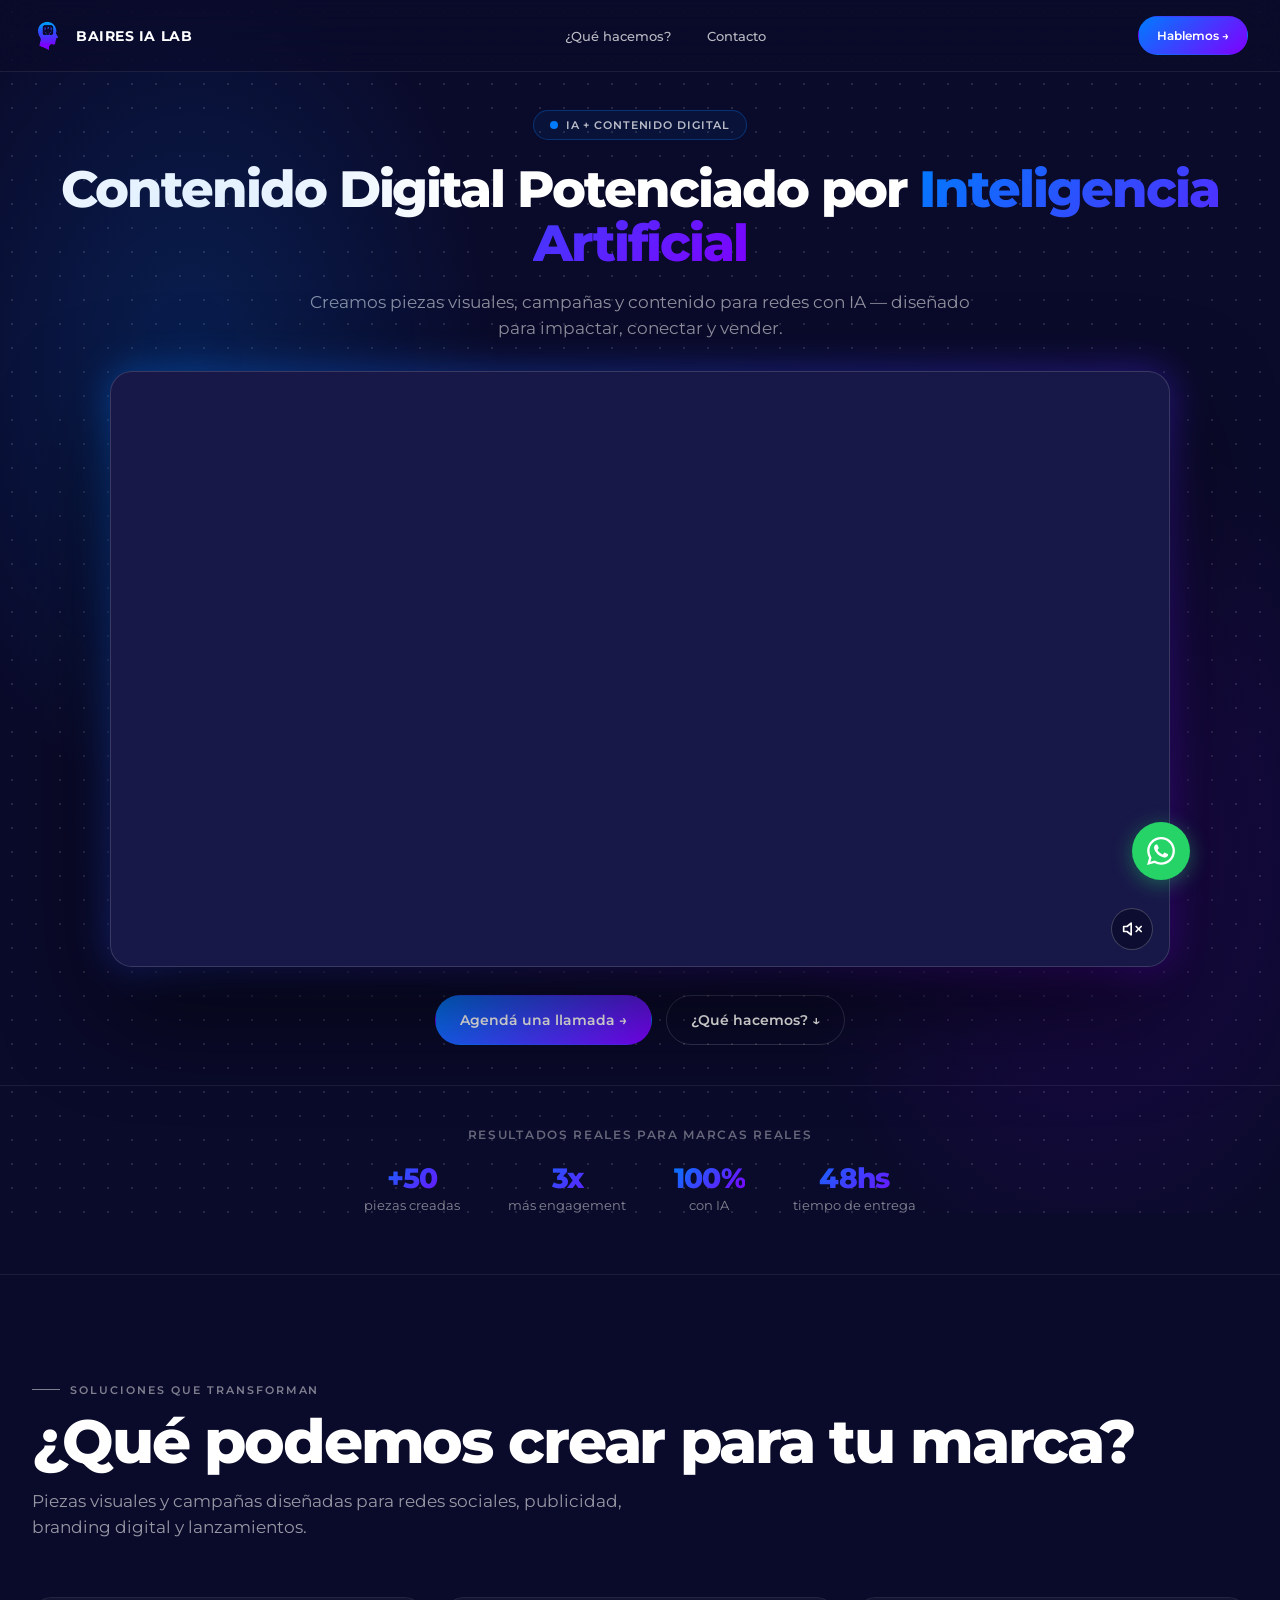
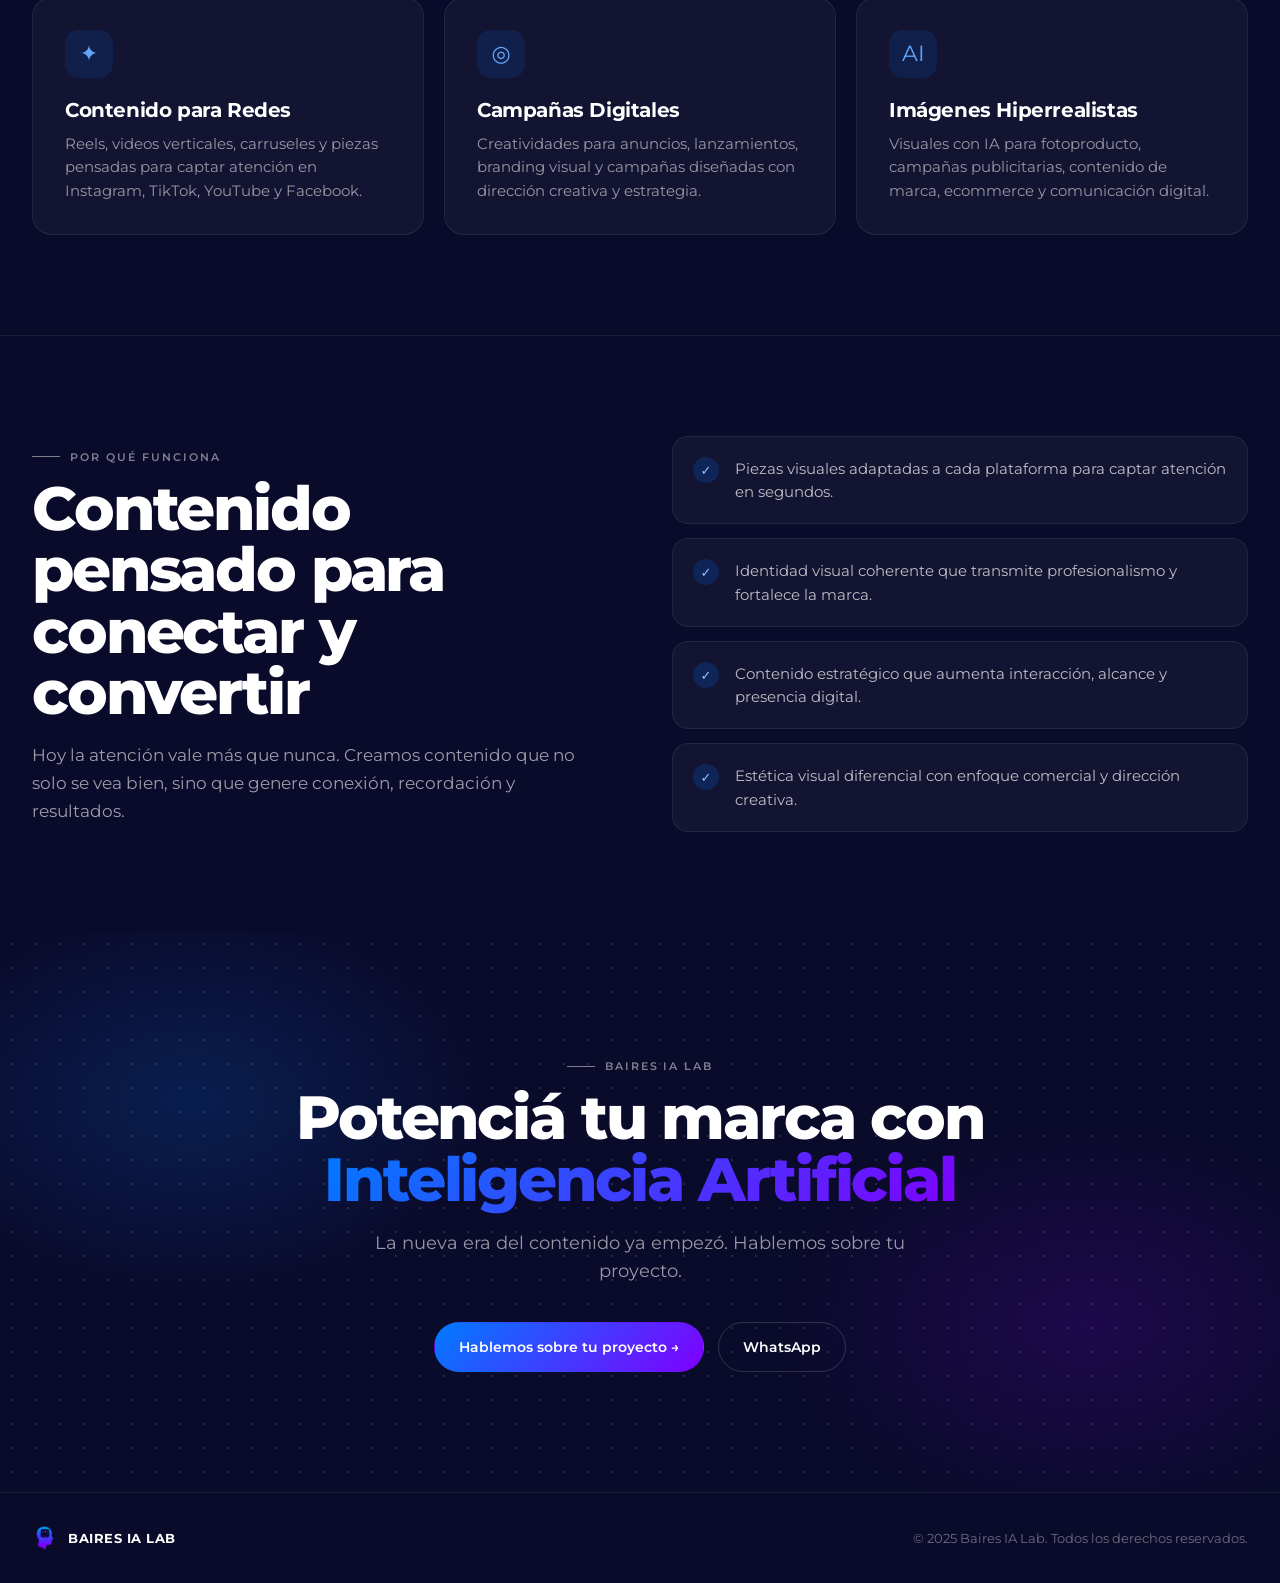
<file: content_page/index.html>
<!DOCTYPE html>
<html lang="es" data-theme="dark">
<head>
  <meta charset="UTF-8" />
  <meta name="viewport" content="width=device-width, initial-scale=1.0" />
  <title>Contenido Digital con IA | Baires IA Lab</title>
  <meta name="description" content="Creamos contenido digital estratégico impulsado por inteligencia artificial para marcas, empresas y creadores que buscan generar impacto, aumentar su alcance y potenciar sus ventas." />
  <meta name="author" content="Baires IA Lab" />
  <meta name="robots" content="index, follow" />
  <link rel="canonical" href="https://www.bairesialab.com/content_page" />
  <meta property="og:type" content="website" />
  <meta property="og:url" content="https://www.bairesialab.com/content_page" />
  <meta property="og:title" content="Contenido Digital con IA | Baires IA Lab" />
  <meta property="og:description" content="Creamos contenido digital estratégico impulsado por inteligencia artificial para marcas, empresas y creadores." />
  <meta property="og:image" content="https://www.bairesialab.com/archivos/og-image.png" />
  <meta property="og:locale" content="es_AR" />
  <meta property="og:site_name" content="Baires IA Lab" />
  <link rel="icon" type="image/png" href="../archivos/isologo-cropped (1).png" />
  <link rel="stylesheet" href="../styles.css" />

  <style>

    /* ══ HERO ══ */
    .hero {
      padding: 110px 0 0;
      text-align: center;
      overflow: hidden;
    }

    .hero-badge {
      display: inline-flex;
      align-items: center;
      gap: 8px;
      padding: 7px 16px;
      border-radius: 999px;
      border: 1px solid rgba(0,123,255,.30);
      background: rgba(0,123,255,.08);
      color: rgba(255,255,255,.72);
      font-size: 11px;
      font-weight: 600;
      letter-spacing: .08em;
      text-transform: uppercase;
      margin-bottom: 22px;
    }

    .hero h1 {
      font-size: clamp(28px, 4vw, 52px) !important;
      line-height: 1.06 !important;
      max-width: 100%;
      margin: 0 auto 18px;
    }

    .hero-sub {
      font-size: 17px;
      color: rgba(255,255,255,.55);
      max-width: 680px;
      margin: 0 auto 30px;
    }

    .hero-actions {
      display: flex;
      justify-content: center;
      flex-wrap: wrap;
      gap: 14px;
      margin-top: 28px;
      margin-bottom: 0;
    }

    /* ── Video full-width con borde luminoso ── */
    .hero-video-wrap {
      position: relative;
      width: min(1060px, 92%);
      margin: 0 auto;
    }

    /* glow detrás del video */
    .hero-video-wrap::before {
      content: "";
      position: absolute;
      inset: -2px;
      border-radius: 26px;
      background: var(--accent-grad);
      opacity: .45;
      filter: blur(18px);
      z-index: 0;
    }

    .hero-video {
      position: relative;
      z-index: 1;
      aspect-ratio: 16 / 9;
      border-radius: 22px;
      overflow: hidden;
      border: 1px solid rgba(255,255,255,.14);
      background: var(--midnight-3);
      box-shadow: 0 40px 100px rgba(0,0,0,.60);
    }

    .hero-video video,
    .hero-video img {
      width: 100%;
      height: 100%;
      object-fit: cover;
      display: block;
    }

    /* ── Botón mute ── */
    .mute-btn {
      position: absolute;
      bottom: 16px;
      right: 16px;
      z-index: 10;
      width: 42px;
      height: 42px;
      border-radius: 50%;
      border: 1px solid rgba(255,255,255,.22);
      background: rgba(10,10,42,.72);
      backdrop-filter: blur(10px);
      color: #fff;
      display: flex;
      align-items: center;
      justify-content: center;
      cursor: pointer;
      transition: background .2s, transform .2s;
    }

    .mute-btn:hover {
      background: rgba(0,123,255,.50);
      transform: scale(1.08);
    }

    /* ── Social proof strip ── */
    .social-proof {
      padding: 40px 0 0;
      text-align: center;
      border-top: 1px solid var(--line);
      margin-top: 40px;
    }

    .social-proof-label {
      font-size: 12px;
      color: rgba(255,255,255,.38);
      text-transform: uppercase;
      letter-spacing: .14em;
      font-weight: 600;
      margin-bottom: 16px;
    }

    .proof-stats {
      display: flex;
      justify-content: center;
      gap: 48px;
      flex-wrap: wrap;
    }

    .proof-stat strong {
      display: block;
      font-size: 28px;
      font-weight: 800;
      letter-spacing: -.03em;
      background: var(--accent-grad);
      -webkit-background-clip: text;
      background-clip: text;
      color: transparent;
    }

    .proof-stat span {
      font-size: 13px;
      color: rgba(255,255,255,.50);
    }

    /* ══ SOLUCIONES ══ */
    .section-solutions {
      padding: 100px 0;
      border-top: 1px solid var(--line);
      margin-top: 60px;
    }

    .section-header { margin-bottom: 56px; }
    .section-header h2 { margin-top: 14px; }
    .section-header .lead {
      font-size: 17px;
      color: rgba(255,255,255,.58);
      margin-top: 16px;
      max-width: 600px;
    }

    .solutions-grid {
      display: grid;
      grid-template-columns: repeat(3, 1fr);
      gap: 20px;
    }

    .sol-card {
      padding: 32px;
      border-radius: 20px;
      border: 1px solid var(--line);
      background: var(--surface);
      transition: border-color .22s, transform .22s, box-shadow .22s;
    }

    .sol-card:hover {
      transform: translateY(-4px);
      border-color: rgba(0,123,255,.30);
      box-shadow: 0 20px 50px rgba(0,0,0,.22);
    }

    .sol-icon {
      width: 48px; height: 48px;
      border-radius: 14px;
      display: grid; place-items: center;
      background: rgba(0,123,255,.12);
      color: #60a5fa;
      font-size: 22px;
      margin-bottom: 22px;
    }

    .sol-card h3 { font-size: 20px; margin-bottom: 12px; }
    .sol-card p  { font-size: 15px; color: rgba(255,255,255,.56); }

    /* ══ FEATURES ══ */
    .section-features {
      padding: 100px 0;
      border-top: 1px solid var(--line);
    }

    .features-grid {
      display: grid;
      grid-template-columns: 1fr 1fr;
      gap: 64px;
      align-items: center;
    }

    .features-copy h2 { margin-top: 14px; }
    .features-copy p {
      font-size: 17px;
      color: rgba(255,255,255,.60);
      margin-top: 18px;
      line-height: 1.65;
    }

    .feature-list { display: grid; gap: 14px; }

    .feature-item {
      display: flex;
      gap: 16px;
      align-items: flex-start;
      padding: 20px;
      border-radius: 16px;
      background: var(--surface);
      border: 1px solid var(--line);
    }

    .feature-check {
      width: 26px; height: 26px; flex: 0 0 26px;
      border-radius: 50%;
      display: grid; place-items: center;
      background: rgba(0,123,255,.18);
      color: #93c5fd;
      font-weight: 800; font-size: 13px;
    }

    .feature-item p { font-size: 15px; color: rgba(255,255,255,.72); }

    /* ══ CTA ══ */
    .section-cta {
      padding: 120px 0;
      text-align: center;
      overflow: hidden;
    }

    .cta-inner { position: relative; z-index: 1; }
    .cta-inner h2 { max-width: 820px; margin: 14px auto 0; }
    .cta-inner p {
      font-size: 18px;
      color: rgba(255,255,255,.58);
      max-width: 560px;
      margin: 20px auto 0;
    }

    .cta-actions {
      display: flex;
      justify-content: center;
      gap: 14px;
      flex-wrap: wrap;
      margin-top: 36px;
    }

    /* ══ FOOTER ══ */
    .footer { border-top: 1px solid var(--line); padding: 32px 0; }

    .footer-inner {
      display: flex;
      align-items: center;
      justify-content: space-between;
      font-size: 13px;
      color: rgba(255,255,255,.40);
      flex-wrap: wrap;
      gap: 12px;
    }

    .footer-logo {
      display: flex; align-items: center; gap: 10px;
      font-weight: 700; font-size: 13px;
      letter-spacing: .04em; text-transform: uppercase;
      color: var(--text);
    }

    .footer-logo-mark {
      width: 26px; height: 26px; border-radius: 7px;
      background: var(--accent-grad);
      display: flex; align-items: center; justify-content: center;
      font-size: 11px; font-weight: 800; color: #fff;
    }

    /* ══ RESPONSIVE ══ */
    @media (max-width: 960px) {
      .features-grid  { grid-template-columns: 1fr; }
      .solutions-grid { grid-template-columns: 1fr 1fr; }
      .proof-stats    { gap: 28px; }
    }

    @media (max-width: 640px) {
      .hero { padding: 90px 0 0; }
      .hero h1 { font-size: 26px !important; }
      .hero-sub { font-size: 15px; }
      .solutions-grid  { grid-template-columns: 1fr; }
      .section-solutions,
      .section-features,
      .section-cta { padding: 60px 0; }
      .proof-stats { gap: 20px; }
      .proof-stat strong { font-size: 22px; }
      .hero-actions { flex-direction: column; align-items: center; }
      .hero-actions .btn { width: 100%; justify-content: center; }
    }
  </style>
</head>

<body>

  <!-- NAV -->
  <nav class="nav">
    <div class="nav-inner">
      <a href="/" class="nav-logo">
        <img src="../archivos/isologo-cropped (1).png" alt="Baires IA Lab" style="width:32px;height:32px;border-radius:8px;object-fit:contain;" />
        Baires IA Lab
      </a>
      <div class="nav-links">
        <a href="#soluciones">¿Qué hacemos?</a>
        <a href="#contacto">Contacto</a>
      </div>
      <a href="https://link.bairesialab.com/widget/booking/mIHva5E50upZVXG7iaI4" target="_blank" rel="noreferrer" class="btn btn-gradient nav-cta">Hablemos →</a>
    </div>
  </nav>

  <main>

    <!-- ══ HERO ══ -->
    <section class="hero trama-dots">
      <div class="glow-bg"></div>
      <div class="wrap">

        <div class="hero-badge">
          <span class="live-dot"></span>
          IA + Contenido Digital
        </div>

        <h1>Contenido Digital Potenciado por <span class="gradient-text">Inteligencia Artificial</span></h1>

        <p class="hero-sub">Creamos piezas visuales, campañas y contenido para redes con IA — diseñado para impactar, conectar y vender.</p>

        <!-- VIDEO FULL WIDTH -->
        <div class="hero-video-wrap">
          <div class="hero-video">
            <video id="heroVideo" src="../archivos/Porfolio_1.mp4" autoplay muted loop playsinline></video>
            <button class="mute-btn" id="muteBtn" onclick="toggleMute()" aria-label="Activar sonido">
              <!-- MUTED icon -->
              <svg id="iconMuted" xmlns="http://www.w3.org/2000/svg" width="20" height="20" viewBox="0 0 24 24" fill="none" stroke="currentColor" stroke-width="2" stroke-linecap="round" stroke-linejoin="round">
                <polygon points="11 5 6 9 2 9 2 15 6 15 11 19 11 5"/>
                <line x1="23" y1="9" x2="17" y2="15"/>
                <line x1="17" y1="9" x2="23" y2="15"/>
              </svg>
              <!-- UNMUTED icon (hidden by default) -->
              <svg id="iconSound" xmlns="http://www.w3.org/2000/svg" width="20" height="20" viewBox="0 0 24 24" fill="none" stroke="currentColor" stroke-width="2" stroke-linecap="round" stroke-linejoin="round" style="display:none">
                <polygon points="11 5 6 9 2 9 2 15 6 15 11 19 11 5"/>
                <path d="M19.07 4.93a10 10 0 0 1 0 14.14"/>
                <path d="M15.54 8.46a5 5 0 0 1 0 7.07"/>
              </svg>
            </button>
          </div>
        </div>

        <div class="hero-actions">
          <a href="https://link.bairesialab.com/widget/booking/mIHva5E50upZVXG7iaI4" target="_blank" rel="noreferrer" class="btn btn-gradient">Agendá una llamada →</a>
          <a href="#soluciones" class="btn btn-ghost">¿Qué hacemos? ↓</a>
        </div>

      </div>

      <!-- SOCIAL PROOF -->
      <div class="social-proof">
        <p class="social-proof-label">Resultados reales para marcas reales</p>
        <div class="proof-stats">
          <div class="proof-stat">
            <strong>+50</strong>
            <span>piezas creadas</span>
          </div>
          <div class="proof-stat">
            <strong>3x</strong>
            <span>más engagement</span>
          </div>
          <div class="proof-stat">
            <strong>100%</strong>
            <span>con IA</span>
          </div>
          <div class="proof-stat">
            <strong>48hs</strong>
            <span>tiempo de entrega</span>
          </div>
        </div>
      </div>

    </section>

    <!-- ══ SOLUCIONES ══ -->
    <section class="section-solutions" id="soluciones">
      <div class="wrap">
        <div class="section-header">
          <span class="eyebrow">Soluciones que transforman</span>
          <h2>¿Qué podemos crear para tu marca?</h2>
          <p class="lead">Piezas visuales y campañas diseñadas para redes sociales, publicidad, branding digital y lanzamientos.</p>
        </div>

        <div class="solutions-grid">
          <article class="sol-card">
            <div class="sol-icon">✦</div>
            <h3>Contenido para Redes</h3>
            <p>Reels, videos verticales, carruseles y piezas pensadas para captar atención en Instagram, TikTok, YouTube y Facebook.</p>
          </article>

          <article class="sol-card">
            <div class="sol-icon">◎</div>
            <h3>Campañas Digitales</h3>
            <p>Creatividades para anuncios, lanzamientos, branding visual y campañas diseñadas con dirección creativa y estrategia.</p>
          </article>

          <article class="sol-card">
            <div class="sol-icon">AI</div>
            <h3>Imágenes Hiperrealistas</h3>
            <p>Visuales con IA para fotoproducto, campañas publicitarias, contenido de marca, ecommerce y comunicación digital.</p>
          </article>
        </div>
      </div>
    </section>

    <!-- ══ FEATURES ══ -->
    <section class="section-features">
      <div class="wrap features-grid">
        <div class="features-copy">
          <span class="eyebrow">Por qué funciona</span>
          <h2>Contenido pensado para conectar y convertir</h2>
          <p>Hoy la atención vale más que nunca. Creamos contenido que no solo se vea bien, sino que genere conexión, recordación y resultados.</p>
        </div>

        <div class="feature-list">
          <div class="feature-item">
            <span class="feature-check">✓</span>
            <p>Piezas visuales adaptadas a cada plataforma para captar atención en segundos.</p>
          </div>
          <div class="feature-item">
            <span class="feature-check">✓</span>
            <p>Identidad visual coherente que transmite profesionalismo y fortalece la marca.</p>
          </div>
          <div class="feature-item">
            <span class="feature-check">✓</span>
            <p>Contenido estratégico que aumenta interacción, alcance y presencia digital.</p>
          </div>
          <div class="feature-item">
            <span class="feature-check">✓</span>
            <p>Estética visual diferencial con enfoque comercial y dirección creativa.</p>
          </div>
        </div>
      </div>
    </section>

    <!-- ══ CTA ══ -->
    <section class="section-cta trama-dots" id="contacto">
      <div class="glow-bg"></div>
      <div class="wrap cta-inner">
        <span class="eyebrow">Baires IA Lab</span>
        <h2>Potenciá tu marca con <span class="gradient-text">Inteligencia Artificial</span></h2>
        <p>La nueva era del contenido ya empezó. Hablemos sobre tu proyecto.</p>
        <div class="cta-actions">
          <a href="https://link.bairesialab.com/widget/booking/mIHva5E50upZVXG7iaI4" target="_blank" rel="noreferrer" class="btn btn-gradient">Hablemos sobre tu proyecto →</a>
          <a href="https://wa.me/5491168041842" target="_blank" rel="noreferrer" class="btn btn-ghost">WhatsApp</a>
        </div>
      </div>
    </section>

  </main>

  <!-- FOOTER -->
  <footer class="footer">
    <div class="wrap footer-inner">
      <a href="/" class="footer-logo">
        <img src="../archivos/isologo-cropped (1).png" alt="Baires IA Lab" style="width:26px;height:26px;border-radius:6px;object-fit:contain;" />
        Baires IA Lab
      </a>
      <span>© 2025 Baires IA Lab. Todos los derechos reservados.</span>
    </div>
  </footer>

  <script>
    function toggleMute() {
      const video = document.getElementById('heroVideo');
      const iconMuted = document.getElementById('iconMuted');
      const iconSound = document.getElementById('iconSound');
      video.muted = !video.muted;
      iconMuted.style.display = video.muted ? 'block' : 'none';
      iconSound.style.display  = video.muted ? 'none'  : 'block';
    }
  </script>

  <!-- WhatsApp Float -->
  <a href="https://wa.me/5491168041842" target="_blank" rel="noreferrer"
     class="whatsapp-float" aria-label="Contactar por WhatsApp">
    <svg xmlns="http://www.w3.org/2000/svg" viewBox="0 0 24 24" width="28" height="28" fill="white">
      <path d="M17.472 14.382c-.297-.149-1.758-.867-2.03-.967-.273-.099-.471-.148-.67.15-.197.298-.767.966-.94 1.164-.173.199-.347.223-.644.075-.297-.15-1.255-.463-2.39-1.475-.883-.788-1.48-1.761-1.653-2.059-.173-.297-.018-.458.13-.606.134-.133.298-.347.446-.52.149-.174.198-.298.298-.497.099-.198.05-.371-.025-.52-.075-.149-.669-1.612-.916-2.207-.242-.579-.487-.5-.669-.51-.173-.008-.371-.01-.57-.01-.198 0-.52.074-.792.372-.272.297-1.04 1.016-1.04 2.479 0 1.462 1.065 2.875 1.213 3.074.149.198 2.096 3.2 5.077 4.487.709.306 1.262.489 1.694.625.712.227 1.36.195 1.871.118.571-.085 1.758-.719 2.006-1.413.248-.694.248-1.289.173-1.413-.074-.124-.272-.198-.57-.347m-5.421 7.403h-.004a9.87 9.87 0 01-5.031-1.378l-.361-.214-3.741.982.998-3.648-.235-.374a9.86 9.86 0 01-1.51-5.26c.001-5.45 4.436-9.884 9.888-9.884 2.64 0 5.122 1.03 6.988 2.898a9.825 9.825 0 012.893 6.994c-.003 5.45-4.437 9.884-9.885 9.884m8.413-18.297A11.815 11.815 0 0012.05 0C5.495 0 .16 5.335.157 11.892c0 2.096.547 4.142 1.588 5.945L.057 24l6.305-1.654a11.882 11.882 0 005.683 1.448h.005c6.554 0 11.89-5.335 11.893-11.893a11.821 11.821 0 00-3.48-8.413z"/>
    </svg>
  </a>

</body>
</html>
</file>
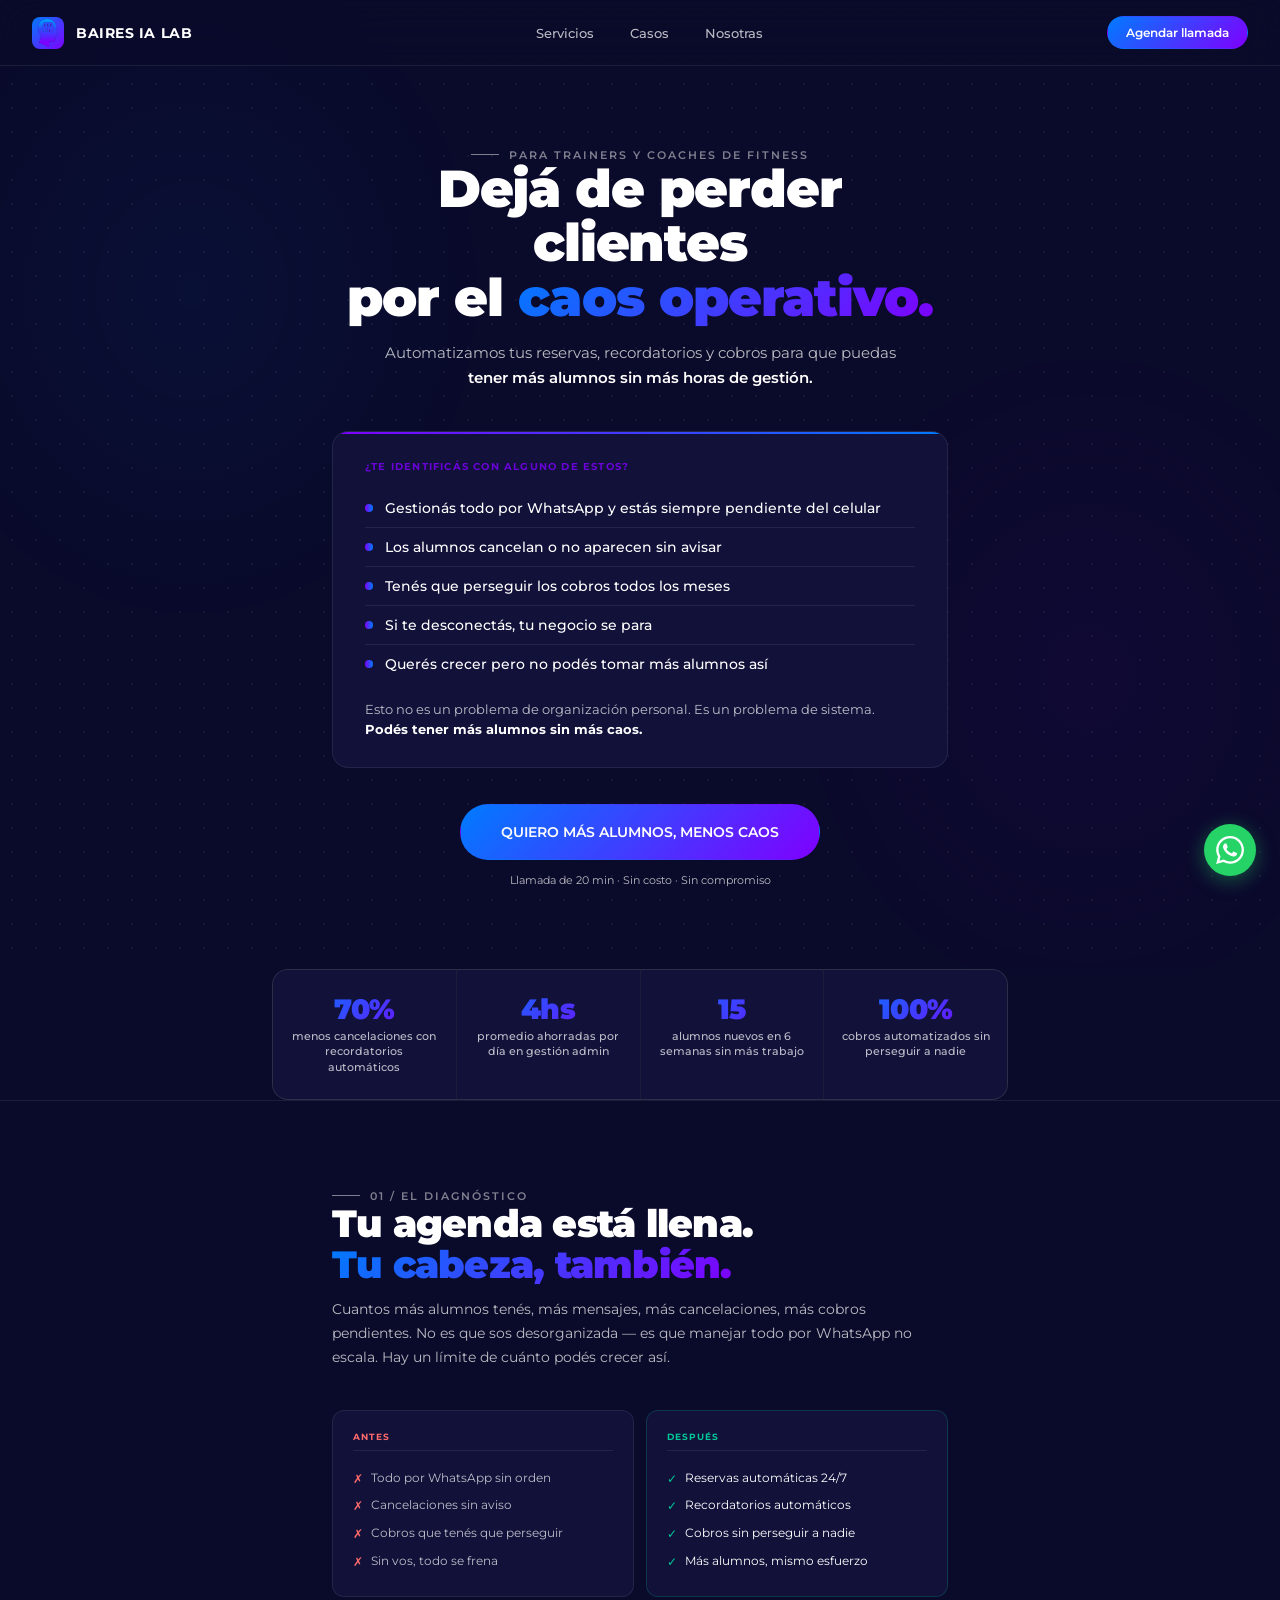
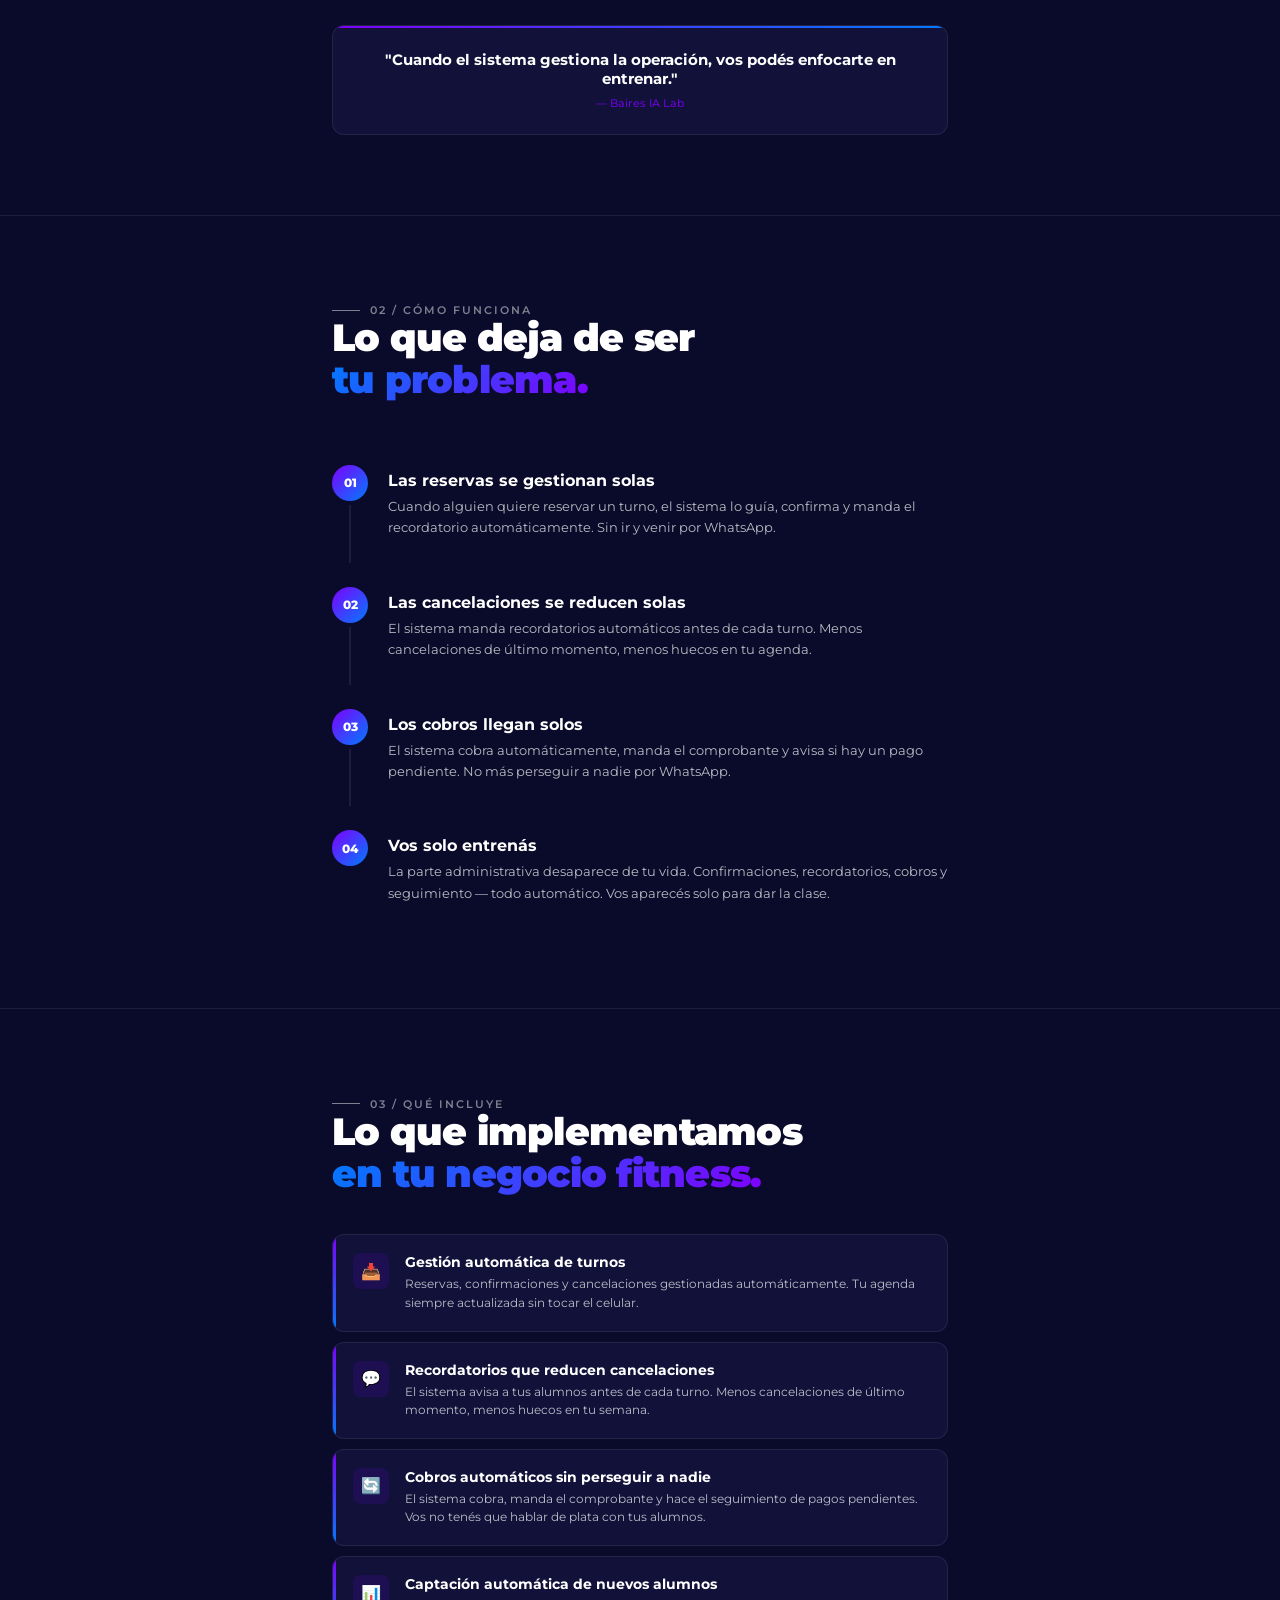
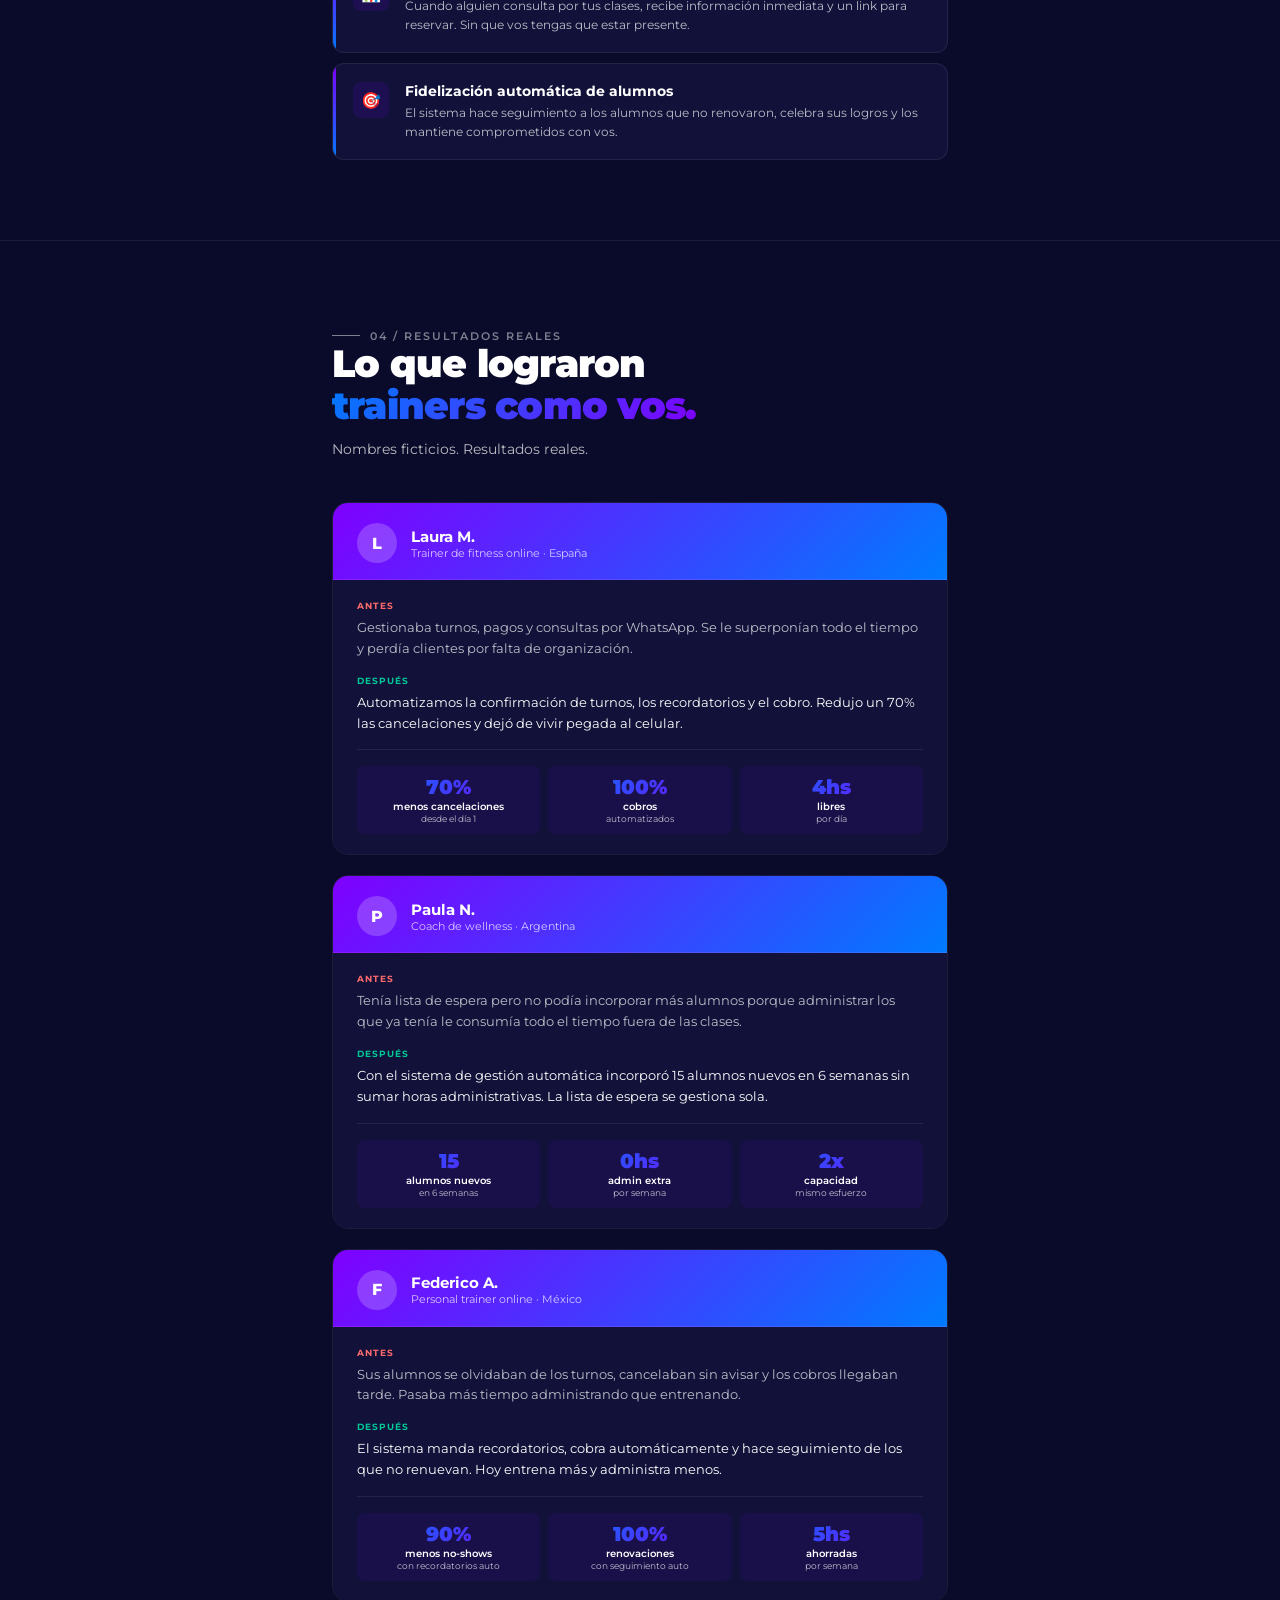
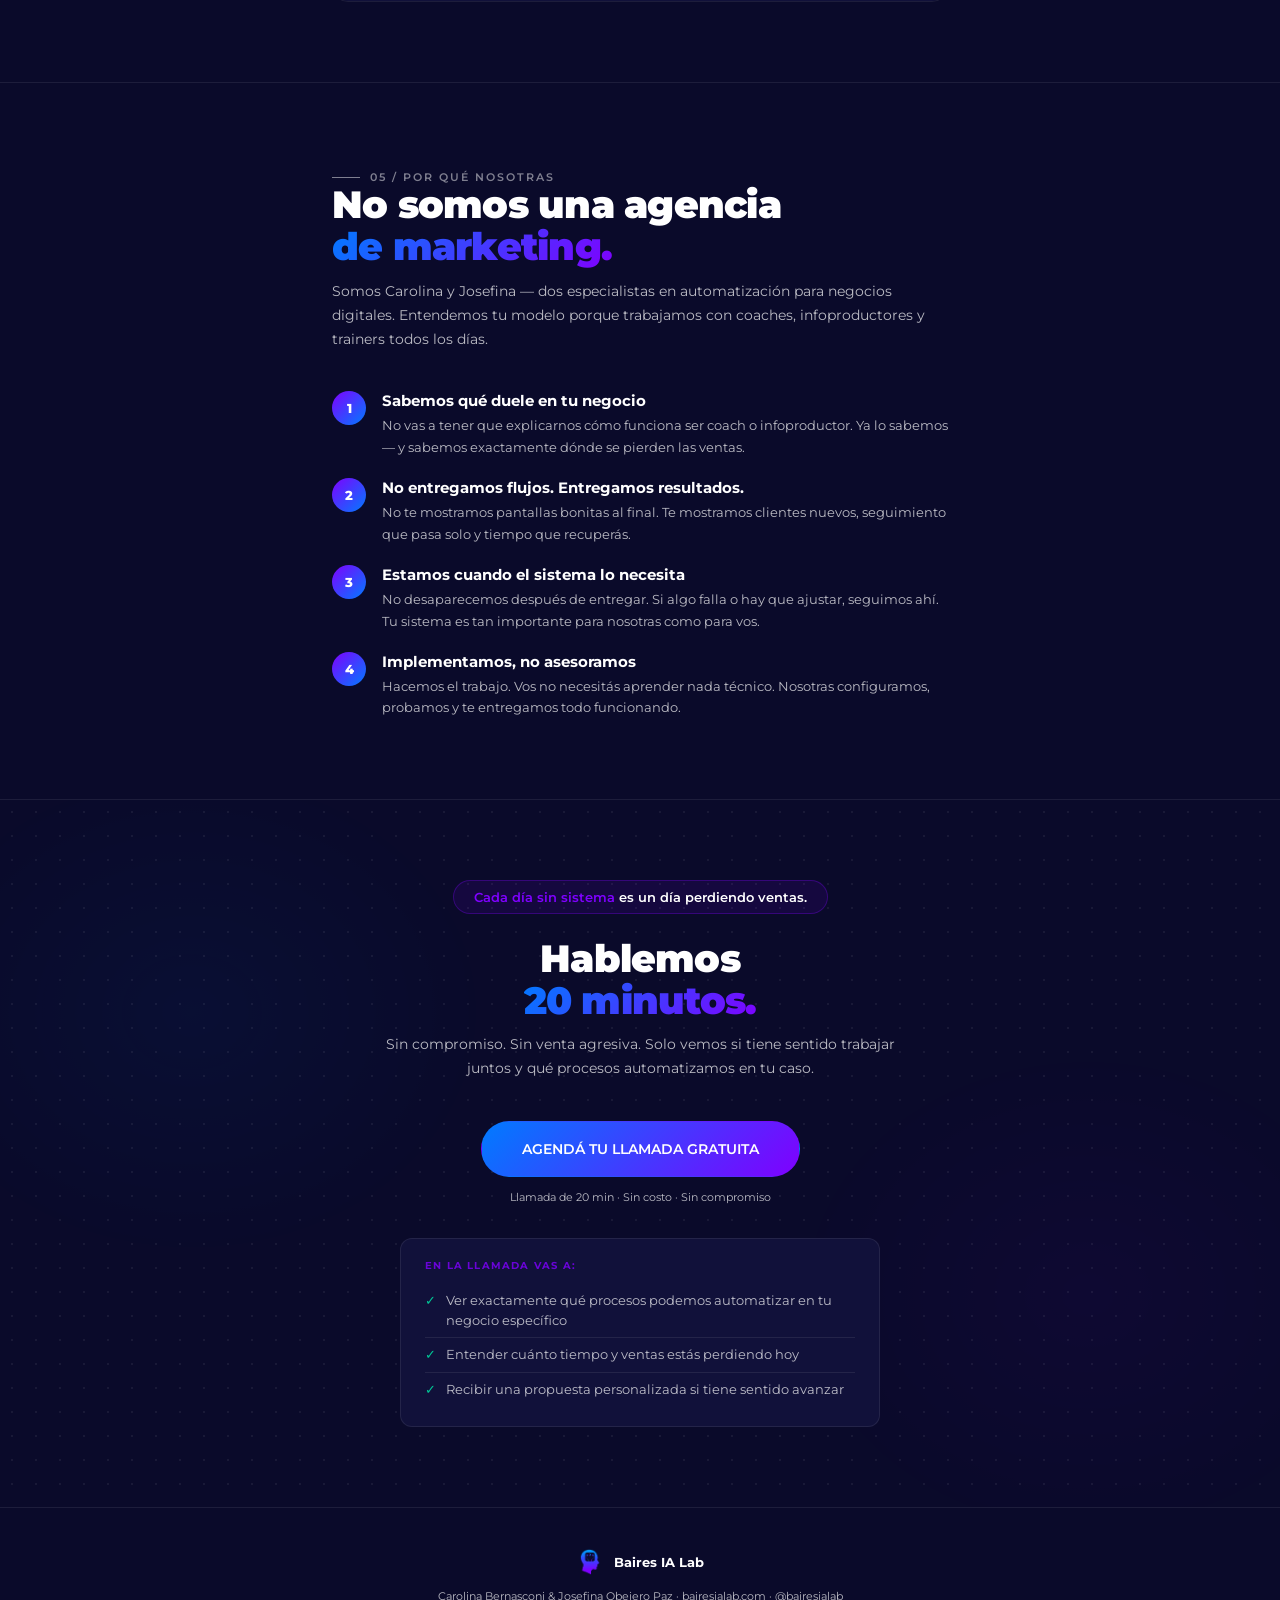
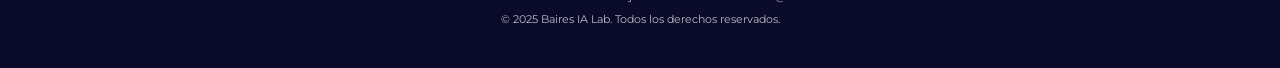
<file: fitness/index.html>
<!DOCTYPE html>
<html lang="es">
<head>
  <meta charset="UTF-8">
  <meta name="viewport" content="width=device-width, initial-scale=1.0">
  <title>Trainers y coaches de fitness: dejá de perder clientes por el caos operativo — Baires IA Lab</title>
  <link rel="icon" href="../archivos/isologo-cropped (1).png" type="image/png">
  <link rel="stylesheet" href="../styles.css">
  <style>
    body { overflow-x: hidden; }

    .hero {
      padding-top: 140px;
      padding-bottom: 80px;
      text-align: center;
      position: relative;
      overflow: hidden;
    }
    .hero-title {
      font-size: clamp(32px, 5vw, 52px);
      font-weight: 900;
      line-height: 1.05;
      letter-spacing: -0.02em;
      margin-bottom: 16px;
      color: var(--text);
    }
    .hero-sub {
      font-size: 15px;
      color: var(--text-2);
      margin-bottom: 40px;
      max-width: 540px;
      margin-left: auto;
      margin-right: auto;
      line-height: 1.65;
    }
    .hero-sub strong { color: var(--text); font-weight: 600; }

    .pain-card {
      background: var(--bg-2);
      border: 1px solid var(--line);
      border-radius: 16px;
      padding: 28px 32px;
      text-align: left;
      margin-bottom: 36px;
      position: relative;
      overflow: hidden;
    }
    .pain-card::before {
      content: '';
      position: absolute;
      top: 0; left: 0; right: 0;
      height: 2px;
      background: linear-gradient(90deg, var(--violet), var(--blue));
    }
    .pain-card-label {
      font-size: 10px;
      font-weight: 700;
      letter-spacing: 0.12em;
      color: var(--violet);
      margin-bottom: 16px;
      opacity: 0.8;
    }
    .pain-item {
      display: flex;
      align-items: flex-start;
      gap: 12px;
      padding: 10px 0;
      border-bottom: 1px solid var(--line);
      font-size: 14px;
      color: var(--text);
      font-weight: 500;
    }
    .pain-item:last-of-type { border-bottom: none; }
    .pain-dot {
      width: 8px; height: 8px;
      border-radius: 50%;
      background: linear-gradient(90deg, var(--violet), var(--blue));
      flex-shrink: 0;
      margin-top: 5px;
    }
    .pain-close {
      font-size: 13px;
      color: var(--text-2);
      margin-top: 16px;
    }
    .pain-close strong { color: var(--text); }

    .stats-strip {
      display: grid;
      grid-template-columns: repeat(4, 1fr);
      gap: 1px;
      background: var(--line);
      border: 1px solid var(--line);
      border-radius: 16px;
      overflow: hidden;
      margin: 0 0 0 0;
    }
    .stat-item {
      background: var(--bg-2);
      padding: 24px 16px;
      text-align: center;
    }
    .stat-num {
      font-size: 28px;
      font-weight: 900;
      letter-spacing: -0.02em;
      display: block;
      line-height: 1.1;
      margin-bottom: 4px;
    }
    .stat-label {
      font-size: 11px;
      color: var(--text-2);
      font-weight: 500;
      line-height: 1.4;
    }

    .page-section {
      padding: 80px 0;
      border-top: 1px solid var(--line);
    }
    .section-h2 {
      font-size: clamp(28px, 5vw, 38px);
      font-weight: 900;
      line-height: 1.1;
      letter-spacing: -0.02em;
      margin-bottom: 12px;
      color: var(--text);
    }
    .section-intro {
      font-size: 14px;
      color: var(--text-2);
      margin-bottom: 40px;
      line-height: 1.7;
    }

    .compare-grid {
      display: grid;
      grid-template-columns: 1fr 1fr;
      gap: 12px;
      margin-bottom: 28px;
    }
    .compare-col {
      border-radius: 12px;
      padding: 20px;
      border: 1px solid var(--line);
      background: var(--bg-2);
    }
    .compare-col.despues { border-color: rgba(0,200,150,0.2); }
    .compare-label {
      font-size: 9px;
      font-weight: 700;
      letter-spacing: 0.12em;
      margin-bottom: 14px;
      padding-bottom: 8px;
      border-bottom: 1px solid var(--line);
    }
    .antes .compare-label { color: #FF6B6B; }
    .despues .compare-label { color: #00C896; }
    .compare-item {
      display: flex;
      align-items: flex-start;
      gap: 8px;
      font-size: 12px;
      color: var(--text-2);
      padding: 5px 0;
      line-height: 1.4;
    }
    .antes .icon { color: #FF6B6B; flex-shrink: 0; margin-top: 1px; font-style: normal; }
    .despues .icon { color: #00C896; flex-shrink: 0; margin-top: 1px; font-style: normal; }
    .despues .compare-item { color: var(--text); }

    .quote-block {
      background: var(--bg-2);
      border: 1px solid var(--line);
      border-radius: 12px;
      padding: 24px;
      text-align: center;
      font-size: 15px;
      font-weight: 700;
      color: var(--text);
      position: relative;
      overflow: hidden;
    }
    .quote-block::before {
      content: '';
      position: absolute;
      top: 0; left: 0; right: 0;
      height: 2px;
      background: linear-gradient(90deg, var(--violet), var(--blue));
    }
    .quote-by { font-size: 11px; color: var(--violet); font-weight: 500; margin-top: 8px; opacity: 0.8; }

    .steps { display: flex; flex-direction: column; }
    .step {
      display: flex;
      gap: 20px;
      padding: 24px 0;
      position: relative;
    }
    .step:not(:last-child)::after {
      content: '';
      position: absolute;
      left: 17px;
      top: 64px;
      bottom: 0;
      width: 2px;
      background: var(--line);
    }
    .step-num {
      width: 36px; height: 36px;
      border-radius: 50%;
      background: linear-gradient(135deg, var(--violet), var(--blue));
      display: flex; align-items: center; justify-content: center;
      font-size: 12px; font-weight: 800; color: white;
      flex-shrink: 0;
      position: relative;
      z-index: 1;
    }
    .step-content { padding-top: 6px; }
    .step-title { font-size: 16px; font-weight: 700; color: var(--text); margin-bottom: 6px; }
    .step-desc { font-size: 13px; color: var(--text-2); line-height: 1.65; }

    .includes { display: flex; flex-direction: column; gap: 10px; }
    .include-item {
      display: flex;
      gap: 16px;
      align-items: flex-start;
      border-radius: 12px;
      padding: 18px 20px;
      position: relative;
      overflow: hidden;
      background: var(--bg-2);
      border: 1px solid var(--line);
      transition: border-color 0.2s;
    }
    .include-item:hover { border-color: var(--line-2); }
    .include-item::before {
      content: '';
      position: absolute;
      left: 0; top: 0; bottom: 0;
      width: 3px;
      background: linear-gradient(180deg, var(--violet), var(--blue));
    }
    .include-icon {
      width: 36px; height: 36px;
      border-radius: 8px;
      background: rgba(127,0,255,0.12);
      display: flex; align-items: center; justify-content: center;
      font-size: 16px;
      flex-shrink: 0;
    }
    .include-title { font-size: 14px; font-weight: 700; color: var(--text); margin-bottom: 4px; }
    .include-desc { font-size: 12px; color: var(--text-2); line-height: 1.55; }

    .cases { display: flex; flex-direction: column; gap: 20px; }
    .case-card {
      border-radius: 16px;
      overflow: hidden;
      border: 1px solid var(--line);
      transition: transform 0.2s, border-color 0.2s;
    }
    .case-card:hover { transform: translateY(-2px); border-color: var(--line-2); }
    .case-header {
      display: flex;
      align-items: center;
      gap: 14px;
      padding: 20px 24px 16px;
      border-bottom: 1px solid rgba(255,255,255,0.1);
      background: linear-gradient(135deg, var(--violet), var(--blue));
    }
    .case-avatar {
      width: 40px; height: 40px;
      border-radius: 50%;
      background: rgba(255,255,255,0.2);
      display: flex; align-items: center; justify-content: center;
      font-size: 16px; font-weight: 800; color: white;
      flex-shrink: 0;
    }
    .case-name { font-size: 15px; font-weight: 700; color: white; }
    .case-niche { font-size: 11px; color: rgba(255,255,255,0.75); }
    .case-body { padding: 20px 24px; background: var(--bg-2); }
    .case-section-label {
      font-size: 9px;
      font-weight: 700;
      letter-spacing: 0.12em;
      margin-bottom: 6px;
    }
    .before-label { color: #FF6B6B; }
    .after-label { color: #00C896; }
    .case-text { font-size: 13px; color: var(--text-2); line-height: 1.6; margin-bottom: 16px; }
    .case-text.after { color: var(--text); }
    .metrics {
      display: grid;
      grid-template-columns: repeat(3, 1fr);
      gap: 8px;
      border-top: 1px solid var(--line);
      padding-top: 16px;
      margin-top: 4px;
    }
    .metric {
      text-align: center;
      padding: 10px 4px;
      background: rgba(127,0,255,0.08);
      border-radius: 8px;
    }
    .metric-num {
      font-size: 20px;
      font-weight: 900;
      display: block;
      line-height: 1.1;
    }
    .metric-label { font-size: 10px; color: var(--text); font-weight: 600; margin-top: 2px; }
    .metric-sub { font-size: 9px; color: var(--text-2); }

    .why-list { display: flex; flex-direction: column; gap: 20px; }
    .why-item { display: flex; gap: 16px; align-items: flex-start; }
    .why-num {
      width: 34px; height: 34px;
      border-radius: 50%;
      background: linear-gradient(135deg, var(--violet), var(--blue));
      display: flex; align-items: center; justify-content: center;
      font-size: 13px; font-weight: 800; color: white;
      flex-shrink: 0;
    }
    .why-title { font-size: 15px; font-weight: 700; color: var(--text); margin-bottom: 5px; }
    .why-desc { font-size: 13px; color: var(--text-2); line-height: 1.65; }

    .urgency-box {
      display: inline-block;
      background: rgba(127,0,255,0.1);
      border: 1px solid rgba(127,0,255,0.3);
      border-radius: 100px;
      padding: 8px 20px;
      font-size: 13px;
      color: var(--text);
      font-weight: 600;
      margin-bottom: 24px;
    }
    .urgency-box span { color: var(--violet); }

    .cta-expects {
      text-align: left;
      background: var(--bg-2);
      border: 1px solid var(--line);
      border-radius: 12px;
      padding: 20px 24px;
      margin: 32px auto 0;
      max-width: 480px;
    }
    .cta-expects-label {
      font-size: 10px;
      font-weight: 700;
      letter-spacing: 0.12em;
      color: var(--violet);
      margin-bottom: 12px;
      opacity: 0.8;
    }
    .expect-item {
      display: flex;
      align-items: flex-start;
      gap: 10px;
      font-size: 13px;
      color: var(--text-2);
      padding: 7px 0;
      border-bottom: 1px solid var(--line);
      line-height: 1.5;
    }
    .expect-item:last-child { border-bottom: none; }
    .expect-dot { color: #00C896; flex-shrink: 0; font-weight: 700; }

    .cta-sub { font-size: 11px; color: var(--text-2); margin-top: 12px; }

    .wa-float {
      position: fixed;
      bottom: 24px;
      right: 24px;
      z-index: 200;
      width: 52px; height: 52px;
      border-radius: 50%;
      background: #25D366;
      display: flex; align-items: center; justify-content: center;
      box-shadow: 0 4px 20px rgba(37,211,102,0.4);
      transition: transform 0.2s, box-shadow 0.2s;
    }
    .wa-float:hover { transform: scale(1.08); box-shadow: 0 6px 28px rgba(37,211,102,0.6); }
    .wa-float svg { width: 28px; height: 28px; fill: white; }

    .page-footer {
      border-top: 1px solid var(--line);
      padding: 40px 0;
      text-align: center;
    }
    .footer-logo {
      display: flex;
      align-items: center;
      justify-content: center;
      gap: 10px;
      margin-bottom: 12px;
    }
    .footer-copy { font-size: 11px; color: var(--text-2); }

    @media (max-width: 640px) {
      .stats-strip { grid-template-columns: repeat(2, 1fr); }
      .compare-grid { grid-template-columns: 1fr; }
      .pain-card { padding: 20px; }
    }
  </style>
</head>
<body>

  <!-- NAV -->
  <nav class="nav">
    <div class="nav-inner wrap">
      <a class="nav-logo" href="https://bairesialab.com">
        <img src="../archivos/isologo-cropped (1).png" class="nav-logo-mark" style="width:32px;height:32px;border-radius:8px;object-fit:contain;" alt="Baires IA Lab">
        <span>Baires IA Lab</span>
      </a>
      <div class="nav-links">
        <a href="https://bairesialab.com/#servicios">Servicios</a>
        <a href="https://bairesialab.com/#casos">Casos</a>
        <a href="https://bairesialab.com/#nosotras">Nosotras</a>
      </div>
      <a href="https://link.bairesialab.com/widget/booking/mIHva5E50upZVXG7iaI4" class="btn btn-gradient" target="_blank" style="font-size:12px;padding:8px 18px;">Agendar llamada</a>
    </div>
  </nav>

  <!-- HERO -->
  <section class="hero">
    <div class="trama-dots" style="position:absolute;inset:0;opacity:0.4;pointer-events:none;"></div>
    <div class="glow-bg" style="position:absolute;inset:0;opacity:0.3;pointer-events:none;"></div>
    <div class="wrap" style="position:relative;z-index:1;max-width:680px;margin:0 auto;">
      <div class="eyebrow fade-up" style="animation-delay:0s;">Para trainers y coaches de fitness</div>
      <h1 class="hero-title fade-up" style="animation-delay:0.1s;">
        Dejá de perder clientes<br>por el <span class="gradient-text">caos operativo.</span>
      </h1>
      <p class="hero-sub fade-up" style="animation-delay:0.2s;">
        Automatizamos tus reservas, recordatorios y cobros para que puedas <strong>tener más alumnos sin más horas de gestión.</strong>
      </p>

      <div class="pain-card fade-up" style="animation-delay:0.3s;">
        <div class="pain-card-label">¿TE IDENTIFICÁS CON ALGUNO DE ESTOS?</div>
        <div class="pain-item"><div class="pain-dot"></div>Gestionás todo por WhatsApp y estás siempre pendiente del celular</div>
        <div class="pain-item"><div class="pain-dot"></div>Los alumnos cancelan o no aparecen sin avisar</div>
        <div class="pain-item"><div class="pain-dot"></div>Tenés que perseguir los cobros todos los meses</div>
        <div class="pain-item"><div class="pain-dot"></div>Si te desconectás, tu negocio se para</div>
        <div class="pain-item"><div class="pain-dot"></div>Querés crecer pero no podés tomar más alumnos así</div>
        <p class="pain-close">Esto no es un problema de organización personal. Es un problema de sistema. <strong>Podés tener más alumnos sin más caos.</strong></p>
      </div>

      <div class="fade-up" style="animation-delay:0.4s;">
        <a href="https://link.bairesialab.com/widget/booking/mIHva5E50upZVXG7iaI4" class="btn btn-gradient" target="_blank" style="font-size:14px;padding:18px 40px;">QUIERO MÁS ALUMNOS, MENOS CAOS</a>
        <p class="cta-sub">Llamada de 20 min · Sin costo · Sin compromiso</p>
      </div>
    </div>
  </section>

  <!-- SOCIAL PROOF STRIP -->
  <div class="wrap" style="max-width:800px;margin:0 auto 0;padding-bottom:0;">
    <div class="stats-strip">
      <div class="stat-item">
        <span class="stat-num gradient-text">70%</span>
        <div class="stat-label">menos cancelaciones con recordatorios automáticos</div>
      </div>
      <div class="stat-item">
        <span class="stat-num gradient-text">4hs</span>
        <div class="stat-label">promedio ahorradas por día en gestión admin</div>
      </div>
      <div class="stat-item">
        <span class="stat-num gradient-text">15</span>
        <div class="stat-label">alumnos nuevos en 6 semanas sin más trabajo</div>
      </div>
      <div class="stat-item">
        <span class="stat-num gradient-text">100%</span>
        <div class="stat-label">cobros automatizados sin perseguir a nadie</div>
      </div>
    </div>
  </div>

  <!-- DIAGNÓSTICO -->
  <section class="page-section">
    <div class="wrap" style="max-width:680px;margin:0 auto;">
      <div class="eyebrow">01 / El diagnóstico</div>
      <h2 class="section-h2">
        Tu agenda está llena.<br><span class="gradient-text">Tu cabeza, también.</span>
      </h2>
      <p class="section-intro">
        Cuantos más alumnos tenés, más mensajes, más cancelaciones, más cobros pendientes. No es que sos desorganizada — es que manejar todo por WhatsApp no escala. Hay un límite de cuánto podés crecer así.
      </p>

      <div class="compare-grid">
        <div class="compare-col antes">
          <div class="compare-label">ANTES</div>
          <div class="compare-item"><i class="icon">✗</i> Todo por WhatsApp sin orden</div>
          <div class="compare-item"><i class="icon">✗</i> Cancelaciones sin aviso</div>
          <div class="compare-item"><i class="icon">✗</i> Cobros que tenés que perseguir</div>
          <div class="compare-item"><i class="icon">✗</i> Sin vos, todo se frena</div>
        </div>
        <div class="compare-col despues">
          <div class="compare-label">DESPUÉS</div>
          <div class="compare-item"><i class="icon">✓</i> Reservas automáticas 24/7</div>
          <div class="compare-item"><i class="icon">✓</i> Recordatorios automáticos</div>
          <div class="compare-item"><i class="icon">✓</i> Cobros sin perseguir a nadie</div>
          <div class="compare-item"><i class="icon">✓</i> Más alumnos, mismo esfuerzo</div>
        </div>
      </div>

      <div class="quote-block">
        "Cuando el sistema gestiona la operación, vos podés enfocarte en entrenar."
        <div class="quote-by">— Baires IA Lab</div>
      </div>
    </div>
  </section>

  <!-- CÓMO FUNCIONA -->
  <section class="page-section">
    <div class="wrap" style="max-width:680px;margin:0 auto;">
      <div class="eyebrow">02 / Cómo funciona</div>
      <h2 class="section-h2" style="margin-bottom:40px;">
        Lo que deja de ser<br><span class="gradient-text">tu problema.</span>
      </h2>

      <div class="steps">
        <div class="step">
          <div class="step-num">01</div>
          <div class="step-content">
            <div class="step-title">Las reservas se gestionan solas</div>
            <div class="step-desc">Cuando alguien quiere reservar un turno, el sistema lo guía, confirma y manda el recordatorio automáticamente. Sin ir y venir por WhatsApp.</div>
          </div>
        </div>
        <div class="step">
          <div class="step-num">02</div>
          <div class="step-content">
            <div class="step-title">Las cancelaciones se reducen solas</div>
            <div class="step-desc">El sistema manda recordatorios automáticos antes de cada turno. Menos cancelaciones de último momento, menos huecos en tu agenda.</div>
          </div>
        </div>
        <div class="step">
          <div class="step-num">03</div>
          <div class="step-content">
            <div class="step-title">Los cobros llegan solos</div>
            <div class="step-desc">El sistema cobra automáticamente, manda el comprobante y avisa si hay un pago pendiente. No más perseguir a nadie por WhatsApp.</div>
          </div>
        </div>
        <div class="step">
          <div class="step-num">04</div>
          <div class="step-content">
            <div class="step-title">Vos solo entrenás</div>
            <div class="step-desc">La parte administrativa desaparece de tu vida. Confirmaciones, recordatorios, cobros y seguimiento — todo automático. Vos aparecés solo para dar la clase.</div>
          </div>
        </div>
      </div>
    </div>
  </section>

  <!-- QUÉ INCLUYE -->
  <section class="page-section">
    <div class="wrap" style="max-width:680px;margin:0 auto;">
      <div class="eyebrow">03 / Qué incluye</div>
      <h2 class="section-h2" style="margin-bottom:40px;">
        Lo que implementamos<br><span class="gradient-text">en tu negocio fitness.</span>
      </h2>

      <div class="includes">
        <div class="include-item">
          <div class="include-icon">📥</div>
          <div>
            <div class="include-title">Gestión automática de turnos</div>
            <div class="include-desc">Reservas, confirmaciones y cancelaciones gestionadas automáticamente. Tu agenda siempre actualizada sin tocar el celular.</div>
          </div>
        </div>
        <div class="include-item">
          <div class="include-icon">💬</div>
          <div>
            <div class="include-title">Recordatorios que reducen cancelaciones</div>
            <div class="include-desc">El sistema avisa a tus alumnos antes de cada turno. Menos cancelaciones de último momento, menos huecos en tu semana.</div>
          </div>
        </div>
        <div class="include-item">
          <div class="include-icon">🔄</div>
          <div>
            <div class="include-title">Cobros automáticos sin perseguir a nadie</div>
            <div class="include-desc">El sistema cobra, manda el comprobante y hace el seguimiento de pagos pendientes. Vos no tenés que hablar de plata con tus alumnos.</div>
          </div>
        </div>
        <div class="include-item">
          <div class="include-icon">📊</div>
          <div>
            <div class="include-title">Captación automática de nuevos alumnos</div>
            <div class="include-desc">Cuando alguien consulta por tus clases, recibe información inmediata y un link para reservar. Sin que vos tengas que estar presente.</div>
          </div>
        </div>
        <div class="include-item">
          <div class="include-icon">🎯</div>
          <div>
            <div class="include-title">Fidelización automática de alumnos</div>
            <div class="include-desc">El sistema hace seguimiento a los alumnos que no renovaron, celebra sus logros y los mantiene comprometidos con vos.</div>
          </div>
        </div>
      </div>
    </div>
  </section>

  <!-- CASOS -->
  <section class="page-section">
    <div class="wrap" style="max-width:680px;margin:0 auto;">
      <div class="eyebrow">04 / Resultados reales</div>
      <h2 class="section-h2">
        Lo que lograron<br><span class="gradient-text">trainers como vos.</span>
      </h2>
      <p class="section-intro">Nombres ficticios. Resultados reales.</p>

      <div class="cases">

        <div class="case-card">
          <div class="case-header">
            <div class="case-avatar">L</div>
            <div>
              <div class="case-name">Laura M.</div>
              <div class="case-niche">Trainer de fitness online · España</div>
            </div>
          </div>
          <div class="case-body">
            <div class="case-section-label before-label">ANTES</div>
            <div class="case-text">Gestionaba turnos, pagos y consultas por WhatsApp. Se le superponían todo el tiempo y perdía clientes por falta de organización.</div>
            <div class="case-section-label after-label">DESPUÉS</div>
            <div class="case-text after">Automatizamos la confirmación de turnos, los recordatorios y el cobro. Redujo un 70% las cancelaciones y dejó de vivir pegada al celular.</div>
            <div class="metrics">
              <div class="metric"><span class="metric-num gradient-text">70%</span><div class="metric-label">menos cancelaciones</div><div class="metric-sub">desde el día 1</div></div>
              <div class="metric"><span class="metric-num gradient-text">100%</span><div class="metric-label">cobros</div><div class="metric-sub">automatizados</div></div>
              <div class="metric"><span class="metric-num gradient-text">4hs</span><div class="metric-label">libres</div><div class="metric-sub">por día</div></div>
            </div>
          </div>
        </div>

        <div class="case-card">
          <div class="case-header">
            <div class="case-avatar">P</div>
            <div>
              <div class="case-name">Paula N.</div>
              <div class="case-niche">Coach de wellness · Argentina</div>
            </div>
          </div>
          <div class="case-body">
            <div class="case-section-label before-label">ANTES</div>
            <div class="case-text">Tenía lista de espera pero no podía incorporar más alumnos porque administrar los que ya tenía le consumía todo el tiempo fuera de las clases.</div>
            <div class="case-section-label after-label">DESPUÉS</div>
            <div class="case-text after">Con el sistema de gestión automática incorporó 15 alumnos nuevos en 6 semanas sin sumar horas administrativas. La lista de espera se gestiona sola.</div>
            <div class="metrics">
              <div class="metric"><span class="metric-num gradient-text">15</span><div class="metric-label">alumnos nuevos</div><div class="metric-sub">en 6 semanas</div></div>
              <div class="metric"><span class="metric-num gradient-text">0hs</span><div class="metric-label">admin extra</div><div class="metric-sub">por semana</div></div>
              <div class="metric"><span class="metric-num gradient-text">2x</span><div class="metric-label">capacidad</div><div class="metric-sub">mismo esfuerzo</div></div>
            </div>
          </div>
        </div>

        <div class="case-card">
          <div class="case-header">
            <div class="case-avatar">F</div>
            <div>
              <div class="case-name">Federico A.</div>
              <div class="case-niche">Personal trainer online · México</div>
            </div>
          </div>
          <div class="case-body">
            <div class="case-section-label before-label">ANTES</div>
            <div class="case-text">Sus alumnos se olvidaban de los turnos, cancelaban sin avisar y los cobros llegaban tarde. Pasaba más tiempo administrando que entrenando.</div>
            <div class="case-section-label after-label">DESPUÉS</div>
            <div class="case-text after">El sistema manda recordatorios, cobra automáticamente y hace seguimiento de los que no renuevan. Hoy entrena más y administra menos.</div>
            <div class="metrics">
              <div class="metric"><span class="metric-num gradient-text">90%</span><div class="metric-label">menos no-shows</div><div class="metric-sub">con recordatorios auto</div></div>
              <div class="metric"><span class="metric-num gradient-text">100%</span><div class="metric-label">renovaciones</div><div class="metric-sub">con seguimiento auto</div></div>
              <div class="metric"><span class="metric-num gradient-text">5hs</span><div class="metric-label">ahorradas</div><div class="metric-sub">por semana</div></div>
            </div>
          </div>
        </div>

      </div>
    </div>
  </section>

  <!-- POR QUÉ NOSOTRAS -->
  <section class="page-section">
    <div class="wrap" style="max-width:680px;margin:0 auto;">
      <div class="eyebrow">05 / Por qué nosotras</div>
      <h2 class="section-h2">
        No somos una agencia<br><span class="gradient-text">de marketing.</span>
      </h2>
      <p class="section-intro">
        Somos Carolina y Josefina — dos especialistas en automatización para negocios digitales. Entendemos tu modelo porque trabajamos con coaches, infoproductores y trainers todos los días.
      </p>

      <div class="why-list">
        <div class="why-item">
          <div class="why-num">1</div>
          <div>
            <div class="why-title">Sabemos qué duele en tu negocio</div>
            <div class="why-desc">No vas a tener que explicarnos cómo funciona ser coach o infoproductor. Ya lo sabemos — y sabemos exactamente dónde se pierden las ventas.</div>
          </div>
        </div>
        <div class="why-item">
          <div class="why-num">2</div>
          <div>
            <div class="why-title">No entregamos flujos. Entregamos resultados.</div>
            <div class="why-desc">No te mostramos pantallas bonitas al final. Te mostramos clientes nuevos, seguimiento que pasa solo y tiempo que recuperás.</div>
          </div>
        </div>
        <div class="why-item">
          <div class="why-num">3</div>
          <div>
            <div class="why-title">Estamos cuando el sistema lo necesita</div>
            <div class="why-desc">No desaparecemos después de entregar. Si algo falla o hay que ajustar, seguimos ahí. Tu sistema es tan importante para nosotras como para vos.</div>
          </div>
        </div>
        <div class="why-item">
          <div class="why-num">4</div>
          <div>
            <div class="why-title">Implementamos, no asesoramos</div>
            <div class="why-desc">Hacemos el trabajo. Vos no necesitás aprender nada técnico. Nosotras configuramos, probamos y te entregamos todo funcionando.</div>
          </div>
        </div>
      </div>
    </div>
  </section>

  <!-- CTA FINAL -->
  <section class="page-section" style="text-align:center;position:relative;overflow:hidden;">
    <div class="trama-dots" style="position:absolute;inset:0;opacity:0.5;pointer-events:none;"></div>
    <div class="glow-bg" style="position:absolute;inset:0;opacity:0.25;pointer-events:none;"></div>
    <div class="wrap" style="max-width:600px;margin:0 auto;position:relative;z-index:1;">
      <div class="urgency-box"><span>Cada día sin sistema</span> es un día perdiendo ventas.</div>
      <h2 class="section-h2">
        Hablemos<br><span class="gradient-text">20 minutos.</span>
      </h2>
      <p class="section-intro">
        Sin compromiso. Sin venta agresiva. Solo vemos si tiene sentido trabajar juntos y qué procesos automatizamos en tu caso.
      </p>

      <a href="https://link.bairesialab.com/widget/booking/mIHva5E50upZVXG7iaI4" class="btn btn-gradient" target="_blank" style="font-size:14px;padding:18px 40px;">AGENDÁ TU LLAMADA GRATUITA</a>
      <p class="cta-sub">Llamada de 20 min · Sin costo · Sin compromiso</p>

      <div class="cta-expects">
        <div class="cta-expects-label">EN LA LLAMADA VAS A:</div>
        <div class="expect-item">
          <span class="expect-dot">✓</span>
          Ver exactamente qué procesos podemos automatizar en tu negocio específico
        </div>
        <div class="expect-item">
          <span class="expect-dot">✓</span>
          Entender cuánto tiempo y ventas estás perdiendo hoy
        </div>
        <div class="expect-item">
          <span class="expect-dot">✓</span>
          Recibir una propuesta personalizada si tiene sentido avanzar
        </div>
      </div>
    </div>
  </section>

  <!-- FOOTER -->
  <footer class="page-footer">
    <div class="wrap" style="max-width:680px;margin:0 auto;">
      <div class="footer-logo">
        <img src="../archivos/isologo-cropped (1).png" style="width:28px;height:28px;border-radius:6px;object-fit:contain;" alt="Baires IA Lab">
        <span style="font-size:13px;font-weight:700;color:var(--text);">Baires IA Lab</span>
      </div>
      <p class="footer-copy">Carolina Bernasconi &amp; Josefina Obejero Paz · bairesialab.com · @bairesialab</p>
      <p class="footer-copy" style="margin-top:6px;">© 2025 Baires IA Lab. Todos los derechos reservados.</p>
    </div>
  </footer>

  <!-- WHATSAPP FLOAT -->
  <a href="https://wa.me/5491168041842" class="wa-float" target="_blank" aria-label="WhatsApp">
    <svg viewBox="0 0 24 24" xmlns="http://www.w3.org/2000/svg">
      <path d="M17.472 14.382c-.297-.149-1.758-.867-2.03-.967-.273-.099-.471-.148-.67.15-.197.297-.767.966-.94 1.164-.173.199-.347.223-.644.075-.297-.15-1.255-.463-2.39-1.475-.883-.788-1.48-1.761-1.653-2.059-.173-.297-.018-.458.13-.606.134-.133.298-.347.446-.52.149-.174.198-.298.298-.497.099-.198.05-.371-.025-.52-.075-.149-.669-1.612-.916-2.207-.242-.579-.487-.5-.669-.51-.173-.008-.371-.01-.57-.01-.198 0-.52.074-.792.372-.272.297-1.04 1.016-1.04 2.479 0 1.462 1.065 2.875 1.213 3.074.149.198 2.096 3.2 5.077 4.487.709.306 1.262.489 1.694.625.712.227 1.36.195 1.871.118.571-.085 1.758-.719 2.006-1.413.248-.694.248-1.289.173-1.413-.074-.124-.272-.198-.57-.347m-5.421 7.403h-.004a9.87 9.87 0 01-5.031-1.378l-.361-.214-3.741.982.998-3.648-.235-.374a9.86 9.86 0 01-1.51-5.26c.001-5.45 4.436-9.884 9.888-9.884 2.64 0 5.122 1.03 6.988 2.898a9.825 9.825 0 012.893 6.994c-.003 5.45-4.437 9.884-9.885 9.884m8.413-18.297A11.815 11.815 0 0012.05 0C5.495 0 .16 5.335.157 11.892c0 2.096.547 4.142 1.588 5.945L.057 24l6.305-1.654a11.882 11.882 0 005.683 1.448h.005c6.554 0 11.89-5.335 11.893-11.893a11.821 11.821 0 00-3.48-8.413Z"/>
    </svg>
  </a>

</body>
</html>
</file>
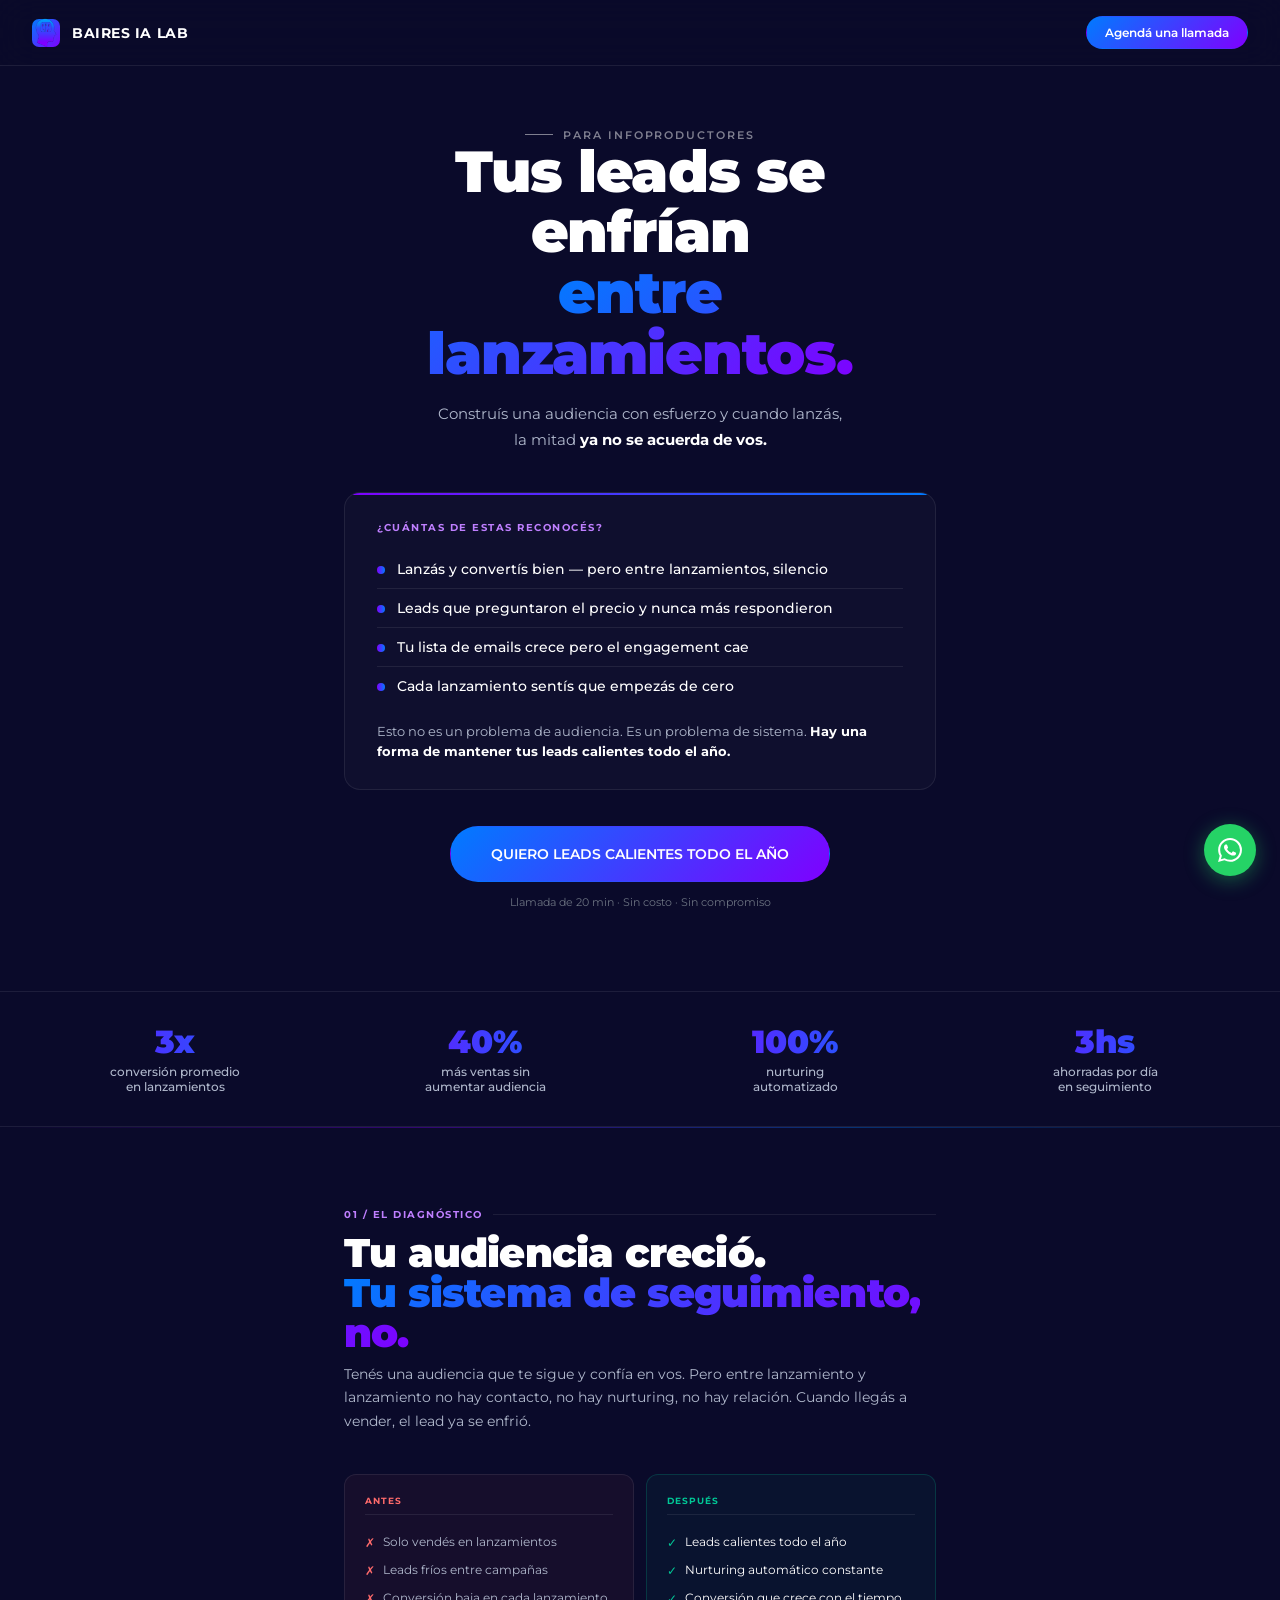
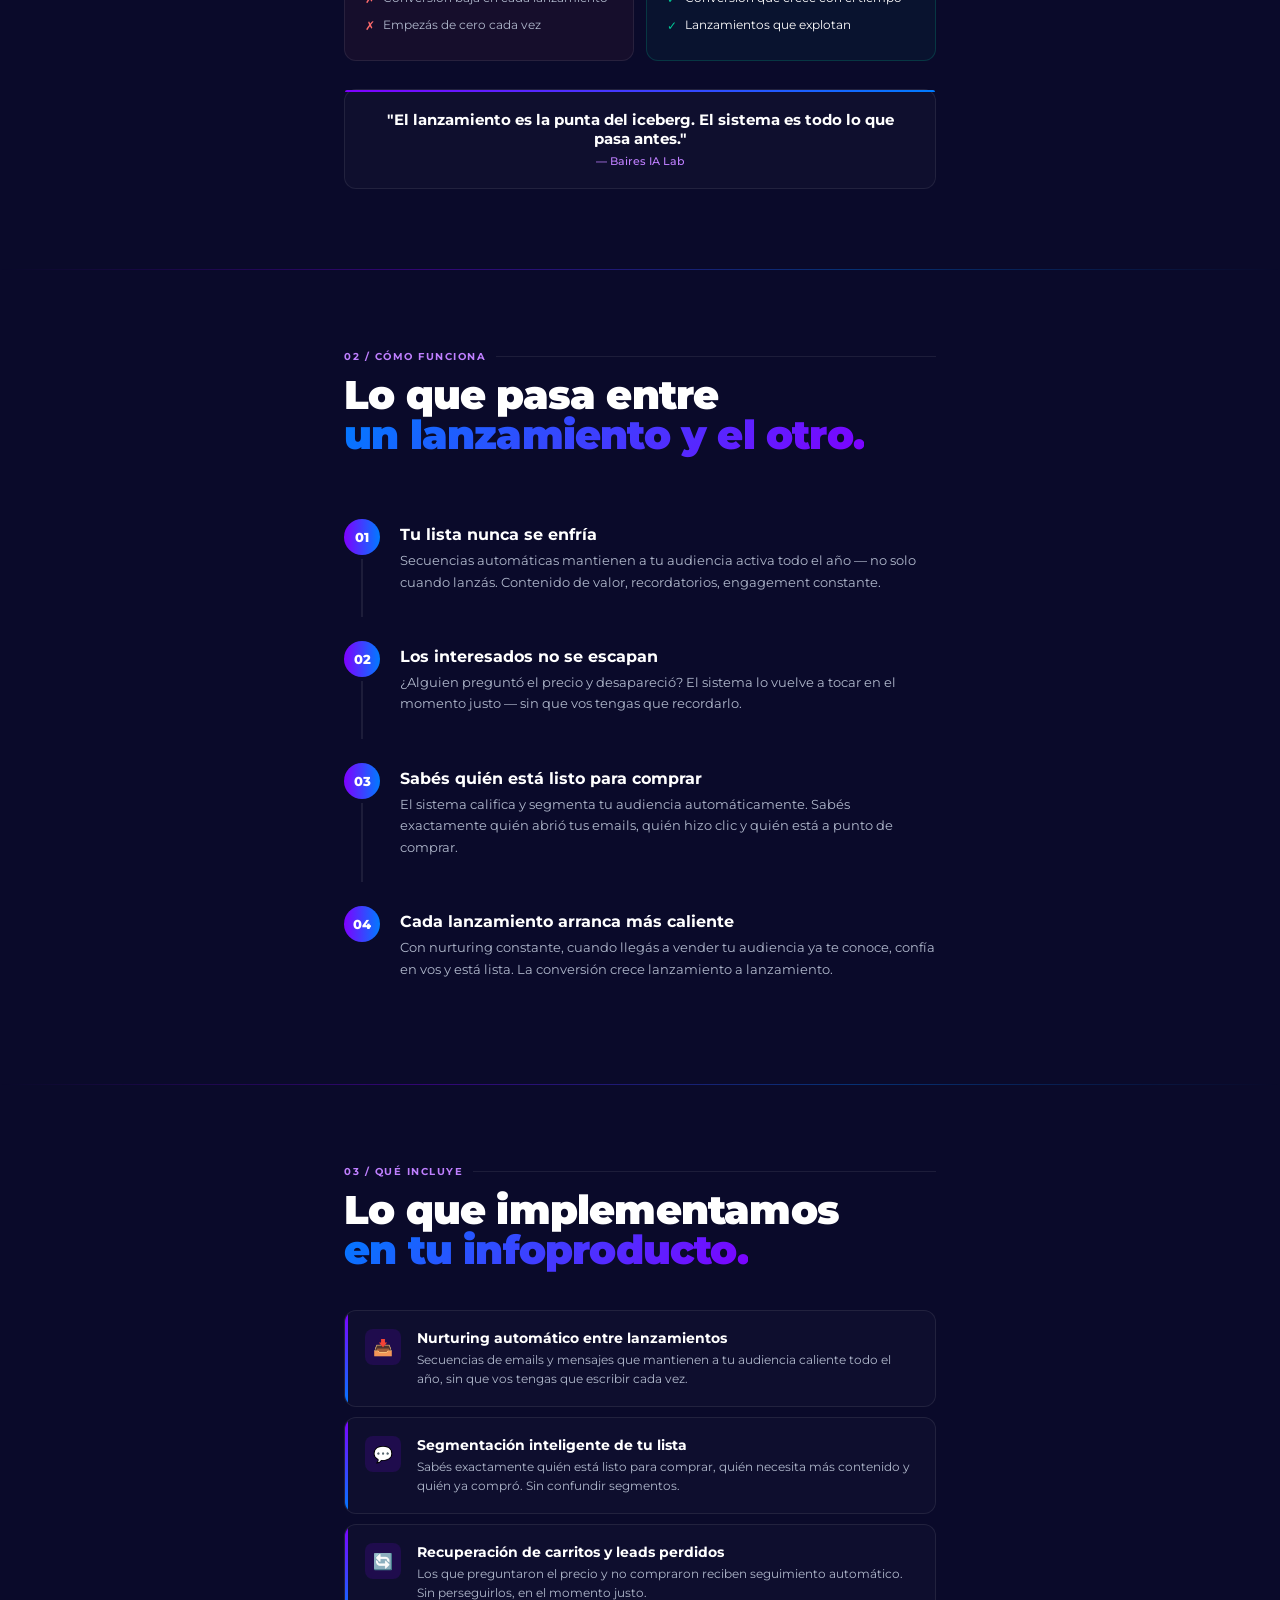
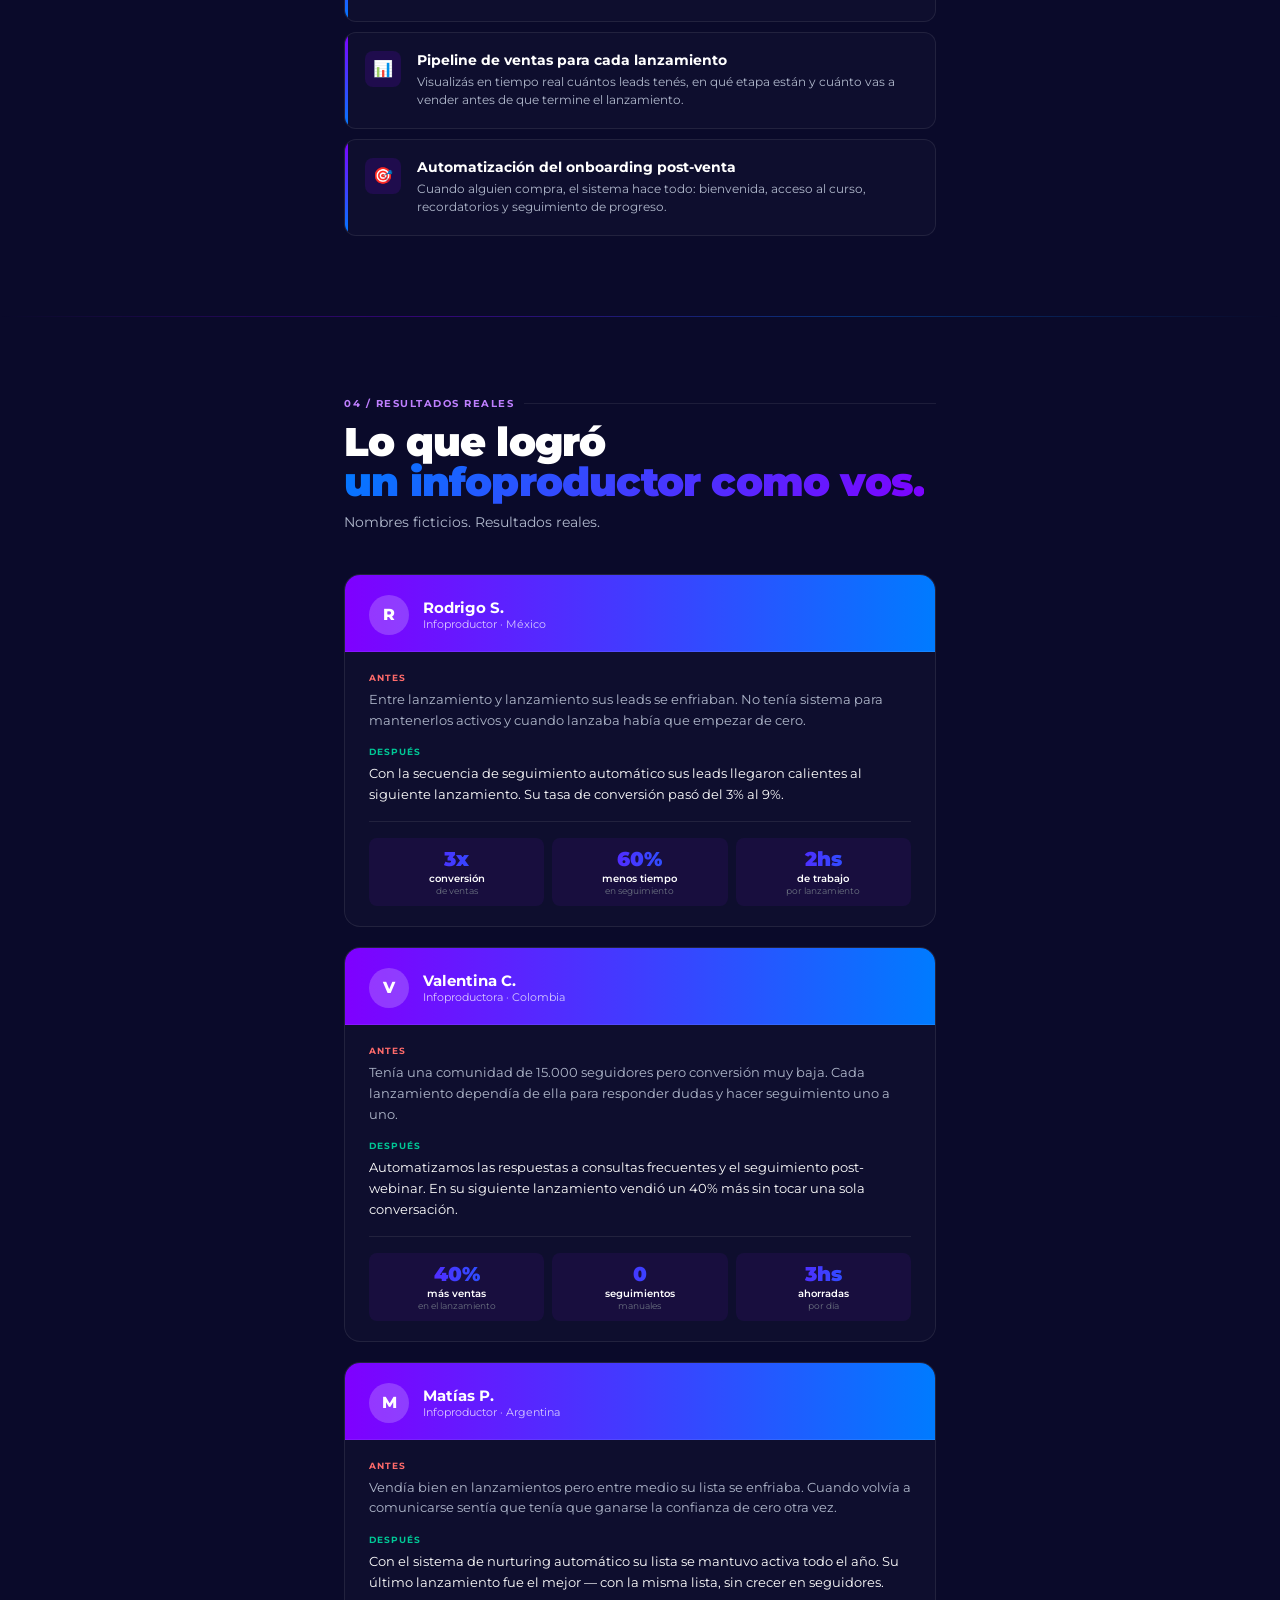
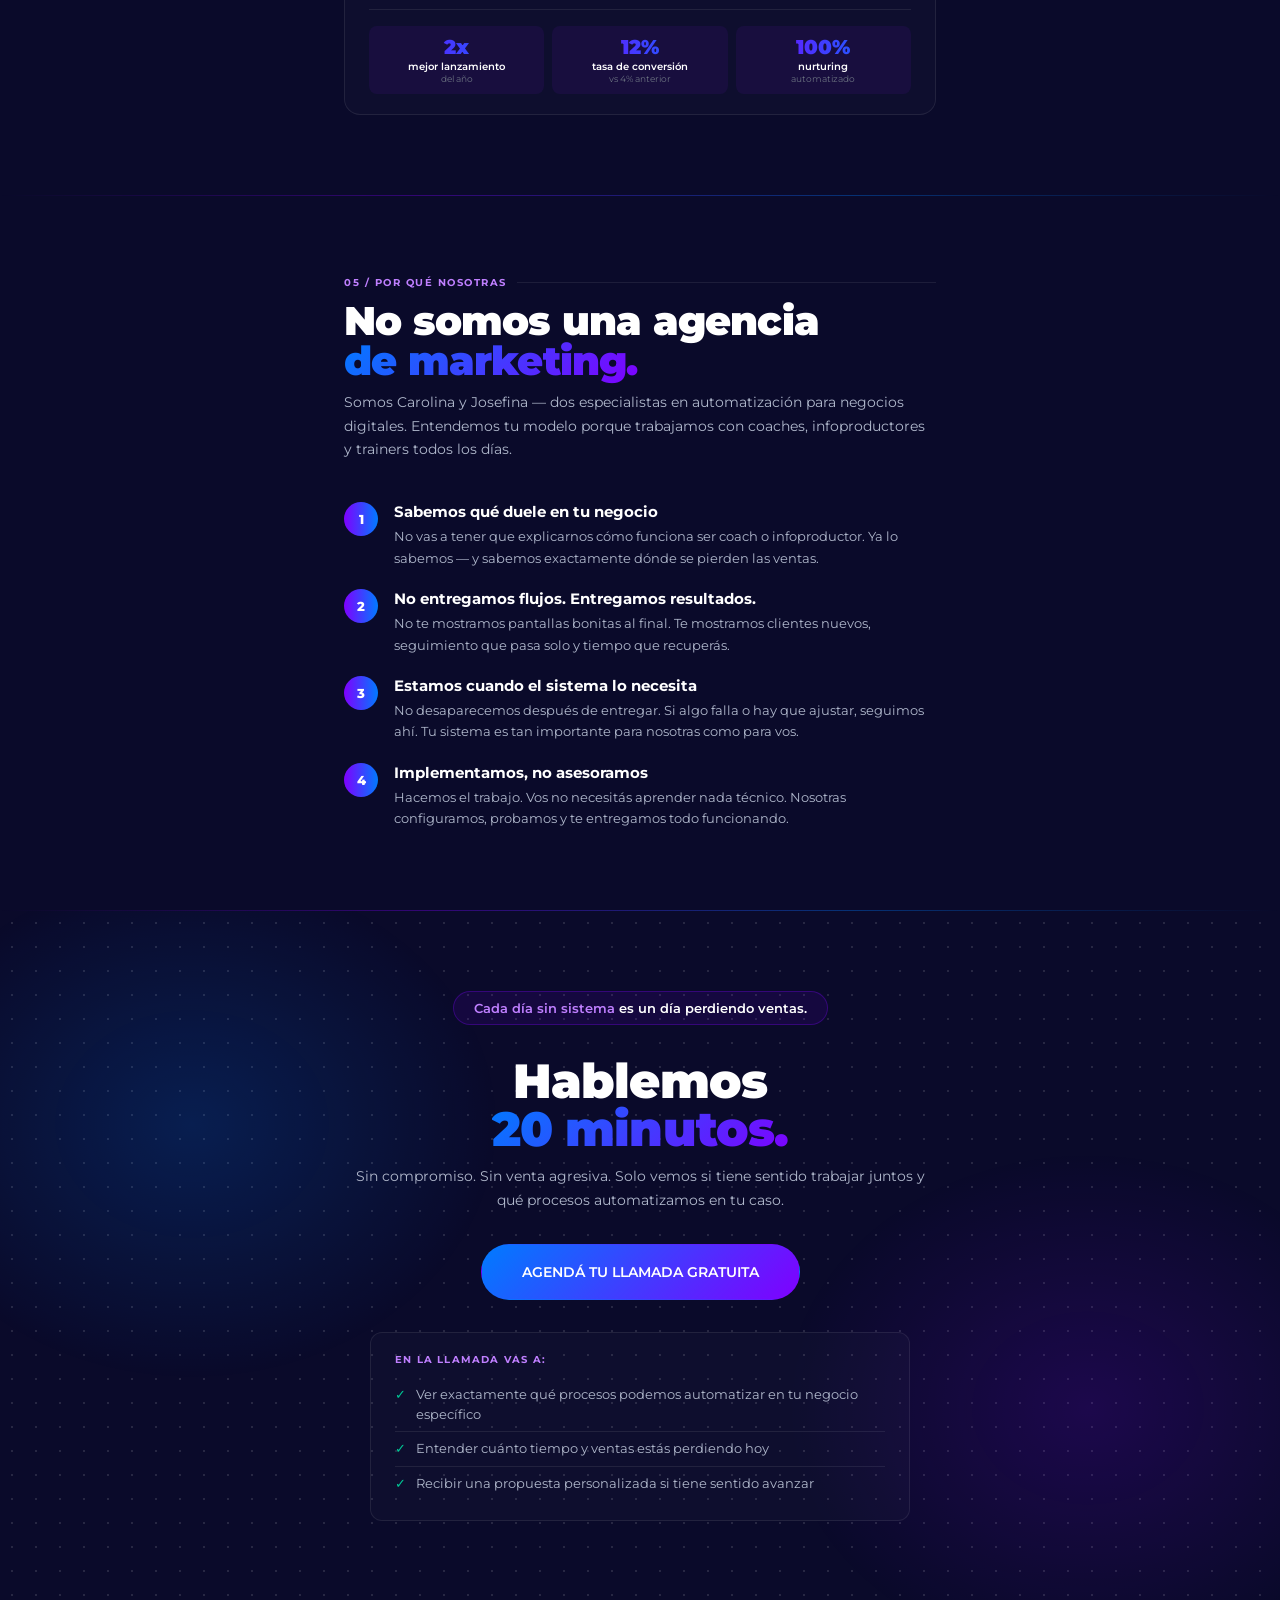
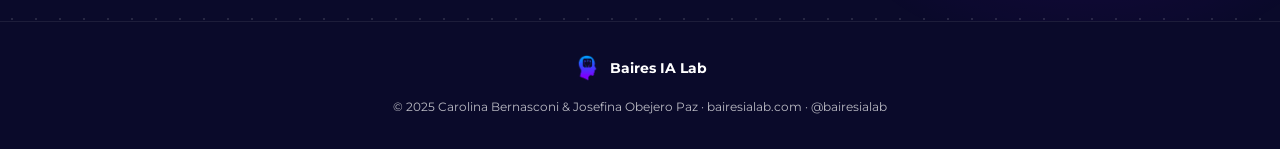
<file: infoproductor/index.html>
<!DOCTYPE html>
<html lang="es">
<head>
  <meta charset="UTF-8">
  <meta name="viewport" content="width=device-width, initial-scale=1.0">
  <title>Infoproductores: dejá de perder leads entre lanzamientos — Baires IA Lab</title>
  <link rel="icon" href="../archivos/isologo-cropped (1).png" type="image/png">
  <link rel="stylesheet" href="../styles.css">
  <style>
    /* ── PAGE-SPECIFIC OVERRIDES ── */
    .hero { padding-top: 120px; padding-bottom: 80px; text-align: center; }

    .pain-card {
      background: var(--card, #0F0F2E);
      border: 1px solid var(--line, rgba(255,255,255,0.08));
      border-radius: 16px;
      padding: 28px 32px;
      text-align: left;
      margin-bottom: 36px;
      position: relative;
      overflow: hidden;
    }
    .pain-card::before {
      content: '';
      position: absolute;
      top: 0; left: 0; right: 0;
      height: 2px;
      background: linear-gradient(90deg, var(--violet), var(--blue));
    }
    .pain-card-label {
      font-size: 10px;
      font-weight: 700;
      letter-spacing: 0.15em;
      color: #BF7FFF;
      margin-bottom: 16px;
    }
    .pain-item {
      display: flex;
      align-items: flex-start;
      gap: 12px;
      padding: 10px 0;
      border-bottom: 1px solid var(--line, rgba(255,255,255,0.08));
      font-size: 14px;
      color: #fff;
      font-weight: 500;
    }
    .pain-item:last-of-type { border-bottom: none; }
    .pain-dot {
      width: 8px; height: 8px;
      border-radius: 50%;
      background: linear-gradient(90deg, var(--violet), var(--blue));
      flex-shrink: 0;
      margin-top: 6px;
    }
    .pain-close {
      font-size: 13px;
      color: #B0B8CC;
      margin-top: 16px;
    }
    .pain-close strong { color: #fff; }

    /* ── STATS STRIP ── */
    .stats-strip {
      border-top: 1px solid var(--line, rgba(255,255,255,0.08));
      border-bottom: 1px solid var(--line, rgba(255,255,255,0.08));
      padding: 32px 0;
      background: rgba(10,10,42,0.5);
    }
    .stats-strip .wrap {
      display: grid;
      grid-template-columns: repeat(4, 1fr);
      gap: 24px;
      text-align: center;
    }
    .stat-num {
      font-size: 32px;
      font-weight: 900;
      background: linear-gradient(90deg, var(--violet), var(--blue));
      -webkit-background-clip: text;
      -webkit-text-fill-color: transparent;
      background-clip: text;
      line-height: 1.1;
    }
    .stat-label { font-size: 12px; color: #B0B8CC; margin-top: 4px; font-weight: 500; }

    /* ── SECTION LABEL ── */
    .section-label {
      font-size: 10px;
      font-weight: 700;
      letter-spacing: 0.15em;
      color: #BF7FFF;
      margin-bottom: 12px;
      display: flex;
      align-items: center;
      gap: 10px;
    }
    .section-label::after {
      content: '';
      flex: 1;
      height: 1px;
      background: var(--line, rgba(255,255,255,0.08));
    }

    /* ── COMPARE GRID ── */
    .compare-grid {
      display: grid;
      grid-template-columns: 1fr 1fr;
      gap: 12px;
      margin-bottom: 28px;
    }
    .compare-col {
      border-radius: 12px;
      padding: 20px;
      border: 1px solid var(--line, rgba(255,255,255,0.08));
    }
    .compare-col.antes { background: rgba(255,107,107,0.05); }
    .compare-col.despues { background: rgba(0,200,150,0.05); border-color: rgba(0,200,150,0.2); }
    .compare-label {
      font-size: 9px;
      font-weight: 700;
      letter-spacing: 0.12em;
      margin-bottom: 14px;
      padding-bottom: 8px;
      border-bottom: 1px solid var(--line, rgba(255,255,255,0.08));
    }
    .antes .compare-label { color: #FF6B6B; }
    .despues .compare-label { color: #00C896; }
    .compare-item {
      display: flex;
      align-items: flex-start;
      gap: 8px;
      font-size: 12px;
      color: #B0B8CC;
      padding: 5px 0;
      line-height: 1.4;
    }
    .compare-item .icon { flex-shrink: 0; margin-top: 1px; font-style: normal; }
    .antes .icon { color: #FF6B6B; }
    .despues .icon { color: #00C896; }
    .despues .compare-item { color: #fff; }

    .quote-block {
      background: var(--card, #0F0F2E);
      border: 1px solid var(--line, rgba(255,255,255,0.08));
      border-radius: 12px;
      padding: 20px 24px;
      text-align: center;
      font-size: 15px;
      font-weight: 700;
      color: #fff;
      position: relative;
    }
    .quote-block::before {
      content: '';
      position: absolute;
      top: 0; left: 0; right: 0; height: 2px;
      background: linear-gradient(90deg, var(--violet), var(--blue));
      border-radius: 12px 12px 0 0;
    }
    .quote-by { font-size: 11px; color: #BF7FFF; font-weight: 500; margin-top: 6px; }

    /* ── STEPS ── */
    .steps { display: flex; flex-direction: column; gap: 0; }
    .step {
      display: flex;
      gap: 20px;
      padding: 24px 0;
      position: relative;
    }
    .step:not(:last-child)::after {
      content: '';
      position: absolute;
      left: 17px;
      top: 64px;
      bottom: 0;
      width: 2px;
      background: var(--line, rgba(255,255,255,0.08));
    }
    .step-num {
      width: 36px; height: 36px;
      border-radius: 50%;
      background: linear-gradient(90deg, var(--violet), var(--blue));
      display: flex; align-items: center; justify-content: center;
      font-size: 13px; font-weight: 800;
      flex-shrink: 0;
      position: relative;
      z-index: 1;
    }
    .step-content { padding-top: 6px; }
    .step-title { font-size: 16px; font-weight: 700; color: #fff; margin-bottom: 6px; }
    .step-desc { font-size: 13px; color: #B0B8CC; line-height: 1.65; }

    /* ── INCLUDES ── */
    .includes { display: flex; flex-direction: column; gap: 10px; }
    .include-item {
      display: flex;
      gap: 16px;
      align-items: flex-start;
      border: 1px solid var(--line, rgba(255,255,255,0.08));
      border-radius: 12px;
      padding: 18px 20px;
      transition: border-color 0.2s, transform 0.2s;
      position: relative;
      overflow: hidden;
      background: rgba(255,255,255,0.02);
    }
    .include-item::before {
      content: '';
      position: absolute;
      left: 0; top: 0; bottom: 0;
      width: 3px;
      background: linear-gradient(180deg, var(--violet), var(--blue));
    }
    .include-item:hover { border-color: rgba(127,0,255,0.3); transform: translateY(-2px); }
    .include-icon {
      width: 36px; height: 36px;
      border-radius: 8px;
      background: rgba(127,0,255,0.15);
      display: flex; align-items: center; justify-content: center;
      font-size: 16px;
      flex-shrink: 0;
    }
    .include-title { font-size: 14px; font-weight: 700; color: #fff; margin-bottom: 4px; }
    .include-desc { font-size: 12px; color: #B0B8CC; line-height: 1.55; }

    /* ── CASES ── */
    .cases { display: flex; flex-direction: column; gap: 20px; }
    .case-card {
      border: 1px solid var(--line, rgba(255,255,255,0.08));
      border-radius: 16px;
      overflow: hidden;
      transition: transform 0.2s, border-color 0.2s;
      background: rgba(255,255,255,0.02);
    }
    .case-card:hover { transform: translateY(-2px); border-color: rgba(127,0,255,0.3); }
    .case-header {
      display: flex;
      align-items: center;
      gap: 14px;
      padding: 20px 24px 16px;
      border-bottom: 1px solid var(--line, rgba(255,255,255,0.08));
      background: linear-gradient(90deg, var(--violet), var(--blue));
    }
    .case-avatar {
      width: 40px; height: 40px;
      border-radius: 50%;
      background: rgba(255,255,255,0.2);
      display: flex; align-items: center; justify-content: center;
      font-size: 16px; font-weight: 800; color: white;
      flex-shrink: 0;
    }
    .case-name { font-size: 15px; font-weight: 700; color: white; }
    .case-niche { font-size: 11px; color: rgba(255,255,255,0.75); }
    .case-body { padding: 20px 24px; }
    .case-section-label {
      font-size: 9px;
      font-weight: 700;
      letter-spacing: 0.12em;
      margin-bottom: 6px;
    }
    .before-label { color: #FF6B6B; }
    .after-label { color: #00C896; }
    .case-text { font-size: 13px; color: #B0B8CC; line-height: 1.6; margin-bottom: 16px; }
    .case-text.after { color: #fff; }
    .metrics {
      display: grid;
      grid-template-columns: repeat(3, 1fr);
      gap: 8px;
      border-top: 1px solid var(--line, rgba(255,255,255,0.08));
      padding-top: 16px;
      margin-top: 4px;
    }
    .metric {
      text-align: center;
      padding: 10px 4px;
      background: rgba(127,0,255,0.08);
      border-radius: 8px;
    }
    .metric-num {
      font-size: 20px;
      font-weight: 900;
      background: linear-gradient(90deg, var(--violet), var(--blue));
      -webkit-background-clip: text;
      -webkit-text-fill-color: transparent;
      background-clip: text;
      display: block;
      line-height: 1.1;
    }
    .metric-label { font-size: 10px; color: #fff; font-weight: 600; margin-top: 2px; }
    .metric-sub { font-size: 9px; color: #6B7280; }

    /* ── WHY ── */
    .why-list { display: flex; flex-direction: column; gap: 20px; }
    .why-item { display: flex; gap: 16px; align-items: flex-start; }
    .why-num {
      width: 34px; height: 34px;
      border-radius: 50%;
      background: linear-gradient(90deg, var(--violet), var(--blue));
      display: flex; align-items: center; justify-content: center;
      font-size: 13px; font-weight: 800;
      flex-shrink: 0;
    }
    .why-title { font-size: 15px; font-weight: 700; color: #fff; margin-bottom: 5px; }
    .why-desc { font-size: 13px; color: #B0B8CC; line-height: 1.65; }

    /* ── CTA FINAL ── */
    .cta-final {
      position: relative;
      text-align: center;
      padding: 80px 0 100px;
    }
    .urgency-badge {
      display: inline-block;
      background: rgba(127,0,255,0.1);
      border: 1px solid rgba(127,0,255,0.3);
      border-radius: 100px;
      padding: 8px 20px;
      font-size: 13px;
      color: #fff;
      font-weight: 600;
      margin-bottom: 32px;
    }
    .urgency-badge span { color: #BF7FFF; }

    .cta-expects {
      text-align: left;
      background: rgba(255,255,255,0.02);
      border: 1px solid var(--line, rgba(255,255,255,0.08));
      border-radius: 12px;
      padding: 20px 24px;
      margin: 32px auto 0;
      max-width: 540px;
    }
    .cta-expects-label {
      font-size: 10px;
      font-weight: 700;
      letter-spacing: 0.12em;
      color: #BF7FFF;
      margin-bottom: 12px;
    }
    .expect-item {
      display: flex;
      align-items: flex-start;
      gap: 10px;
      font-size: 13px;
      color: #B0B8CC;
      padding: 7px 0;
      border-bottom: 1px solid var(--line, rgba(255,255,255,0.08));
      line-height: 1.5;
    }
    .expect-item:last-child { border-bottom: none; }
    .expect-dot { color: #00C896; flex-shrink: 0; font-weight: 700; }

    /* ── GRADIENT DIVIDER ── */
    .gradient-divider {
      height: 1px;
      background: linear-gradient(90deg, transparent, var(--violet), var(--blue), transparent);
      opacity: 0.35;
    }

    .page-section { padding: 80px 0; }
    .page-inner { max-width: 640px; margin: 0 auto; padding: 0 24px; }

    @media (max-width: 640px) {
      .compare-grid { grid-template-columns: 1fr; }
      .stats-strip .wrap { grid-template-columns: repeat(2, 1fr); }
      .cta-final { padding: 60px 0 80px; }
    }
  </style>
</head>
<body>

<!-- NAV -->
<nav class="nav">
  <div class="nav-inner">
    <a href="../index.html" class="nav-logo">
      <span class="nav-logo-mark">
        <img src="../archivos/isologo-cropped (1).png" style="width:32px;height:32px;border-radius:8px;object-fit:contain;">
      </span>
      Baires IA Lab
    </a>
    <div class="nav-links">
      <a href="https://link.bairesialab.com/widget/booking/mIHva5E50upZVXG7iaI4" target="_blank" class="btn btn-gradient" style="font-size:12px;padding:8px 18px;">Agendá una llamada</a>
    </div>
  </div>
</nav>

<!-- HERO -->
<section class="hero">
  <div class="page-inner" style="text-align:center;">
    <div class="eyebrow fade-up">PARA INFOPRODUCTORES</div>
    <h1 class="fade-up" style="font-size:clamp(36px,6vw,58px);font-weight:900;line-height:1.05;letter-spacing:-0.02em;margin-bottom:16px;">
      Tus leads se enfrían<br>
      <span class="gradient-text">entre lanzamientos.</span>
    </h1>
    <p class="fade-up" style="font-size:15px;color:#B0B8CC;margin-bottom:40px;line-height:1.7;">
      Construís una audiencia con esfuerzo y cuando lanzás,<br>
      la mitad <strong style="color:#fff;">ya no se acuerda de vos.</strong>
    </p>

    <div class="pain-card fade-up">
      <div class="pain-card-label">¿CUÁNTAS DE ESTAS RECONOCÉS?</div>
      <div class="pain-item">
        <div class="pain-dot"></div>
        Lanzás y convertís bien — pero entre lanzamientos, silencio
      </div>
      <div class="pain-item">
        <div class="pain-dot"></div>
        Leads que preguntaron el precio y nunca más respondieron
      </div>
      <div class="pain-item">
        <div class="pain-dot"></div>
        Tu lista de emails crece pero el engagement cae
      </div>
      <div class="pain-item">
        <div class="pain-dot"></div>
        Cada lanzamiento sentís que empezás de cero
      </div>
      <p class="pain-close">Esto no es un problema de audiencia. Es un problema de sistema. <strong>Hay una forma de mantener tus leads calientes todo el año.</strong></p>
    </div>

    <div class="fade-up">
      <a href="https://link.bairesialab.com/widget/booking/mIHva5E50upZVXG7iaI4" class="btn btn-gradient" target="_blank" style="font-size:14px;padding:18px 40px;">QUIERO LEADS CALIENTES TODO EL AÑO</a>
      <p style="font-size:11px;color:#6B7280;margin-top:12px;">Llamada de 20 min · Sin costo · Sin compromiso</p>
    </div>
  </div>
</section>

<!-- STATS STRIP -->
<div class="stats-strip">
  <div class="wrap">
    <div>
      <div class="stat-num">3x</div>
      <div class="stat-label">conversión promedio<br>en lanzamientos</div>
    </div>
    <div>
      <div class="stat-num">40%</div>
      <div class="stat-label">más ventas sin<br>aumentar audiencia</div>
    </div>
    <div>
      <div class="stat-num">100%</div>
      <div class="stat-label">nurturing<br>automatizado</div>
    </div>
    <div>
      <div class="stat-num">3hs</div>
      <div class="stat-label">ahorradas por día<br>en seguimiento</div>
    </div>
  </div>
</div>

<div class="gradient-divider"></div>

<!-- 01 / DIAGNÓSTICO -->
<section class="page-section">
  <div class="page-inner">
    <div class="section-label">01 / EL DIAGNÓSTICO</div>
    <h2 style="font-size:clamp(28px,5vw,40px);font-weight:900;letter-spacing:-0.02em;margin-bottom:10px;">
      Tu audiencia creció.<br><span class="gradient-text">Tu sistema de seguimiento, no.</span>
    </h2>
    <p style="font-size:14px;color:#B0B8CC;margin-bottom:40px;line-height:1.7;">
      Tenés una audiencia que te sigue y confía en vos. Pero entre lanzamiento y lanzamiento no hay contacto, no hay nurturing, no hay relación. Cuando llegás a vender, el lead ya se enfrió.
    </p>

    <div class="compare-grid">
      <div class="compare-col antes">
        <div class="compare-label">ANTES</div>
        <div class="compare-item"><i class="icon">✗</i> Solo vendés en lanzamientos</div>
        <div class="compare-item"><i class="icon">✗</i> Leads fríos entre campañas</div>
        <div class="compare-item"><i class="icon">✗</i> Conversión baja en cada lanzamiento</div>
        <div class="compare-item"><i class="icon">✗</i> Empezás de cero cada vez</div>
      </div>
      <div class="compare-col despues">
        <div class="compare-label">DESPUÉS</div>
        <div class="compare-item"><i class="icon">✓</i> Leads calientes todo el año</div>
        <div class="compare-item"><i class="icon">✓</i> Nurturing automático constante</div>
        <div class="compare-item"><i class="icon">✓</i> Conversión que crece con el tiempo</div>
        <div class="compare-item"><i class="icon">✓</i> Lanzamientos que explotan</div>
      </div>
    </div>

    <div class="quote-block">
      "El lanzamiento es la punta del iceberg. El sistema es todo lo que pasa antes."
      <div class="quote-by">— Baires IA Lab</div>
    </div>
  </div>
</section>

<div class="gradient-divider"></div>

<!-- 02 / CÓMO FUNCIONA -->
<section class="page-section">
  <div class="page-inner">
    <div class="section-label">02 / CÓMO FUNCIONA</div>
    <h2 style="font-size:clamp(28px,5vw,40px);font-weight:900;letter-spacing:-0.02em;margin-bottom:40px;">
      Lo que pasa entre<br><span class="gradient-text">un lanzamiento y el otro.</span>
    </h2>

    <div class="steps">
      <div class="step">
        <div class="step-num">01</div>
        <div class="step-content">
          <div class="step-title">Tu lista nunca se enfría</div>
          <div class="step-desc">Secuencias automáticas mantienen a tu audiencia activa todo el año — no solo cuando lanzás. Contenido de valor, recordatorios, engagement constante.</div>
        </div>
      </div>
      <div class="step">
        <div class="step-num">02</div>
        <div class="step-content">
          <div class="step-title">Los interesados no se escapan</div>
          <div class="step-desc">¿Alguien preguntó el precio y desapareció? El sistema lo vuelve a tocar en el momento justo — sin que vos tengas que recordarlo.</div>
        </div>
      </div>
      <div class="step">
        <div class="step-num">03</div>
        <div class="step-content">
          <div class="step-title">Sabés quién está listo para comprar</div>
          <div class="step-desc">El sistema califica y segmenta tu audiencia automáticamente. Sabés exactamente quién abrió tus emails, quién hizo clic y quién está a punto de comprar.</div>
        </div>
      </div>
      <div class="step">
        <div class="step-num">04</div>
        <div class="step-content">
          <div class="step-title">Cada lanzamiento arranca más caliente</div>
          <div class="step-desc">Con nurturing constante, cuando llegás a vender tu audiencia ya te conoce, confía en vos y está lista. La conversión crece lanzamiento a lanzamiento.</div>
        </div>
      </div>
    </div>
  </div>
</section>

<div class="gradient-divider"></div>

<!-- 03 / QUÉ INCLUYE -->
<section class="page-section">
  <div class="page-inner">
    <div class="section-label">03 / QUÉ INCLUYE</div>
    <h2 style="font-size:clamp(28px,5vw,40px);font-weight:900;letter-spacing:-0.02em;margin-bottom:40px;">
      Lo que implementamos<br><span class="gradient-text">en tu infoproducto.</span>
    </h2>

    <div class="includes">
      <div class="include-item">
        <div class="include-icon">📥</div>
        <div>
          <div class="include-title">Nurturing automático entre lanzamientos</div>
          <div class="include-desc">Secuencias de emails y mensajes que mantienen a tu audiencia caliente todo el año, sin que vos tengas que escribir cada vez.</div>
        </div>
      </div>
      <div class="include-item">
        <div class="include-icon">💬</div>
        <div>
          <div class="include-title">Segmentación inteligente de tu lista</div>
          <div class="include-desc">Sabés exactamente quién está listo para comprar, quién necesita más contenido y quién ya compró. Sin confundir segmentos.</div>
        </div>
      </div>
      <div class="include-item">
        <div class="include-icon">🔄</div>
        <div>
          <div class="include-title">Recuperación de carritos y leads perdidos</div>
          <div class="include-desc">Los que preguntaron el precio y no compraron reciben seguimiento automático. Sin perseguirlos, en el momento justo.</div>
        </div>
      </div>
      <div class="include-item">
        <div class="include-icon">📊</div>
        <div>
          <div class="include-title">Pipeline de ventas para cada lanzamiento</div>
          <div class="include-desc">Visualizás en tiempo real cuántos leads tenés, en qué etapa están y cuánto vas a vender antes de que termine el lanzamiento.</div>
        </div>
      </div>
      <div class="include-item">
        <div class="include-icon">🎯</div>
        <div>
          <div class="include-title">Automatización del onboarding post-venta</div>
          <div class="include-desc">Cuando alguien compra, el sistema hace todo: bienvenida, acceso al curso, recordatorios y seguimiento de progreso.</div>
        </div>
      </div>
    </div>
  </div>
</section>

<div class="gradient-divider"></div>

<!-- 04 / RESULTADOS REALES -->
<section class="page-section">
  <div class="page-inner">
    <div class="section-label">04 / RESULTADOS REALES</div>
    <h2 style="font-size:clamp(28px,5vw,40px);font-weight:900;letter-spacing:-0.02em;margin-bottom:10px;">
      Lo que logró<br><span class="gradient-text">un infoproductor como vos.</span>
    </h2>
    <p style="font-size:14px;color:#B0B8CC;margin-bottom:40px;">Nombres ficticios. Resultados reales.</p>

    <div class="cases">

      <div class="case-card">
        <div class="case-header">
          <div class="case-avatar">R</div>
          <div>
            <div class="case-name">Rodrigo S.</div>
            <div class="case-niche">Infoproductor · México</div>
          </div>
        </div>
        <div class="case-body">
          <div class="case-section-label before-label">ANTES</div>
          <div class="case-text">Entre lanzamiento y lanzamiento sus leads se enfriaban. No tenía sistema para mantenerlos activos y cuando lanzaba había que empezar de cero.</div>
          <div class="case-section-label after-label">DESPUÉS</div>
          <div class="case-text after">Con la secuencia de seguimiento automático sus leads llegaron calientes al siguiente lanzamiento. Su tasa de conversión pasó del 3% al 9%.</div>
          <div class="metrics">
            <div class="metric"><span class="metric-num">3x</span><div class="metric-label">conversión</div><div class="metric-sub">de ventas</div></div>
            <div class="metric"><span class="metric-num">60%</span><div class="metric-label">menos tiempo</div><div class="metric-sub">en seguimiento</div></div>
            <div class="metric"><span class="metric-num">2hs</span><div class="metric-label">de trabajo</div><div class="metric-sub">por lanzamiento</div></div>
          </div>
        </div>
      </div>

      <div class="case-card">
        <div class="case-header">
          <div class="case-avatar">V</div>
          <div>
            <div class="case-name">Valentina C.</div>
            <div class="case-niche">Infoproductora · Colombia</div>
          </div>
        </div>
        <div class="case-body">
          <div class="case-section-label before-label">ANTES</div>
          <div class="case-text">Tenía una comunidad de 15.000 seguidores pero conversión muy baja. Cada lanzamiento dependía de ella para responder dudas y hacer seguimiento uno a uno.</div>
          <div class="case-section-label after-label">DESPUÉS</div>
          <div class="case-text after">Automatizamos las respuestas a consultas frecuentes y el seguimiento post-webinar. En su siguiente lanzamiento vendió un 40% más sin tocar una sola conversación.</div>
          <div class="metrics">
            <div class="metric"><span class="metric-num">40%</span><div class="metric-label">más ventas</div><div class="metric-sub">en el lanzamiento</div></div>
            <div class="metric"><span class="metric-num">0</span><div class="metric-label">seguimientos</div><div class="metric-sub">manuales</div></div>
            <div class="metric"><span class="metric-num">3hs</span><div class="metric-label">ahorradas</div><div class="metric-sub">por día</div></div>
          </div>
        </div>
      </div>

      <div class="case-card">
        <div class="case-header">
          <div class="case-avatar">M</div>
          <div>
            <div class="case-name">Matías P.</div>
            <div class="case-niche">Infoproductor · Argentina</div>
          </div>
        </div>
        <div class="case-body">
          <div class="case-section-label before-label">ANTES</div>
          <div class="case-text">Vendía bien en lanzamientos pero entre medio su lista se enfriaba. Cuando volvía a comunicarse sentía que tenía que ganarse la confianza de cero otra vez.</div>
          <div class="case-section-label after-label">DESPUÉS</div>
          <div class="case-text after">Con el sistema de nurturing automático su lista se mantuvo activa todo el año. Su último lanzamiento fue el mejor — con la misma lista, sin crecer en seguidores.</div>
          <div class="metrics">
            <div class="metric"><span class="metric-num">2x</span><div class="metric-label">mejor lanzamiento</div><div class="metric-sub">del año</div></div>
            <div class="metric"><span class="metric-num">12%</span><div class="metric-label">tasa de conversión</div><div class="metric-sub">vs 4% anterior</div></div>
            <div class="metric"><span class="metric-num">100%</span><div class="metric-label">nurturing</div><div class="metric-sub">automatizado</div></div>
          </div>
        </div>
      </div>

    </div>
  </div>
</section>

<div class="gradient-divider"></div>

<!-- 05 / POR QUÉ NOSOTRAS -->
<section class="page-section">
  <div class="page-inner">
    <div class="section-label">05 / POR QUÉ NOSOTRAS</div>
    <h2 style="font-size:clamp(28px,5vw,40px);font-weight:900;letter-spacing:-0.02em;margin-bottom:10px;">
      No somos una agencia<br><span class="gradient-text">de marketing.</span>
    </h2>
    <p style="font-size:14px;color:#B0B8CC;margin-bottom:40px;line-height:1.7;">
      Somos Carolina y Josefina — dos especialistas en automatización para negocios digitales. Entendemos tu modelo porque trabajamos con coaches, infoproductores y trainers todos los días.
    </p>

    <div class="why-list">
      <div class="why-item">
        <div class="why-num">1</div>
        <div>
          <div class="why-title">Sabemos qué duele en tu negocio</div>
          <div class="why-desc">No vas a tener que explicarnos cómo funciona ser coach o infoproductor. Ya lo sabemos — y sabemos exactamente dónde se pierden las ventas.</div>
        </div>
      </div>
      <div class="why-item">
        <div class="why-num">2</div>
        <div>
          <div class="why-title">No entregamos flujos. Entregamos resultados.</div>
          <div class="why-desc">No te mostramos pantallas bonitas al final. Te mostramos clientes nuevos, seguimiento que pasa solo y tiempo que recuperás.</div>
        </div>
      </div>
      <div class="why-item">
        <div class="why-num">3</div>
        <div>
          <div class="why-title">Estamos cuando el sistema lo necesita</div>
          <div class="why-desc">No desaparecemos después de entregar. Si algo falla o hay que ajustar, seguimos ahí. Tu sistema es tan importante para nosotras como para vos.</div>
        </div>
      </div>
      <div class="why-item">
        <div class="why-num">4</div>
        <div>
          <div class="why-title">Implementamos, no asesoramos</div>
          <div class="why-desc">Hacemos el trabajo. Vos no necesitás aprender nada técnico. Nosotras configuramos, probamos y te entregamos todo funcionando.</div>
        </div>
      </div>
    </div>
  </div>
</section>

<div class="gradient-divider"></div>

<!-- CTA FINAL -->
<section class="cta-final trama-dots">
  <div class="glow-bg" style="position:absolute;inset:0;pointer-events:none;"></div>
  <div class="page-inner" style="position:relative;z-index:1;">
    <div class="urgency-badge">
      <span>Cada día sin sistema</span> es un día perdiendo ventas.
    </div>
    <h2 style="font-size:clamp(32px,5vw,48px);font-weight:900;letter-spacing:-0.02em;margin-bottom:12px;">
      Hablemos<br><span class="gradient-text">20 minutos.</span>
    </h2>
    <p style="font-size:14px;color:#B0B8CC;margin-bottom:32px;line-height:1.7;">
      Sin compromiso. Sin venta agresiva. Solo vemos si tiene sentido trabajar juntos y qué procesos automatizamos en tu caso.
    </p>

    <a href="https://link.bairesialab.com/widget/booking/mIHva5E50upZVXG7iaI4" class="btn btn-gradient" target="_blank" style="font-size:14px;padding:18px 40px;">AGENDÁ TU LLAMADA GRATUITA</a>

    <div class="cta-expects">
      <div class="cta-expects-label">EN LA LLAMADA VAS A:</div>
      <div class="expect-item">
        <span class="expect-dot">✓</span>
        Ver exactamente qué procesos podemos automatizar en tu negocio específico
      </div>
      <div class="expect-item">
        <span class="expect-dot">✓</span>
        Entender cuánto tiempo y ventas estás perdiendo hoy
      </div>
      <div class="expect-item">
        <span class="expect-dot">✓</span>
        Recibir una propuesta personalizada si tiene sentido avanzar
      </div>
    </div>
  </div>
</section>

<!-- FOOTER -->
<footer style="text-align:center;padding:32px 24px;border-top:1px solid var(--line, rgba(255,255,255,0.08));font-size:12px;color:#6B7280;position:relative;z-index:1;">
  <a href="../index.html" style="display:inline-flex;align-items:center;gap:8px;text-decoration:none;margin-bottom:12px;">
    <img src="../archivos/isologo-cropped (1).png" style="width:28px;height:28px;border-radius:6px;object-fit:contain;">
    <span style="color:#fff;font-weight:700;font-size:14px;">Baires IA Lab</span>
  </a>
  <p style="margin-top:4px;">© 2025 Carolina Bernasconi &amp; Josefina Obejero Paz · bairesialab.com · @bairesialab</p>
</footer>

<!-- WHATSAPP FLOAT -->
<a href="https://wa.me/5491168041842" target="_blank" rel="noopener" style="position:fixed;bottom:24px;right:24px;z-index:999;width:52px;height:52px;background:#25D366;border-radius:50%;display:flex;align-items:center;justify-content:center;box-shadow:0 4px 20px rgba(37,211,102,0.4);transition:transform 0.2s;" onmouseover="this.style.transform='scale(1.1)'" onmouseout="this.style.transform='scale(1)'">
  <svg width="24" height="24" viewBox="0 0 24 24" fill="white" xmlns="http://www.w3.org/2000/svg">
    <path d="M17.472 14.382c-.297-.149-1.758-.867-2.03-.967-.273-.099-.471-.148-.67.15-.197.297-.767.966-.94 1.164-.173.199-.347.223-.644.075-.297-.15-1.255-.463-2.39-1.475-.883-.788-1.48-1.761-1.653-2.059-.173-.297-.018-.458.13-.606.134-.133.298-.347.446-.52.149-.174.198-.298.298-.497.099-.198.05-.371-.025-.52-.075-.149-.669-1.612-.916-2.207-.242-.579-.487-.5-.669-.51-.173-.008-.371-.01-.57-.01-.198 0-.52.074-.792.372-.272.297-1.04 1.016-1.04 2.479 0 1.462 1.065 2.875 1.213 3.074.149.198 2.096 3.2 5.077 4.487.709.306 1.262.489 1.694.625.712.227 1.36.195 1.871.118.571-.085 1.758-.719 2.006-1.413.248-.694.248-1.289.173-1.413-.074-.124-.272-.198-.57-.347m-5.421 7.403h-.004a9.87 9.87 0 01-5.031-1.378l-.361-.214-3.741.982.998-3.648-.235-.374a9.86 9.86 0 01-1.51-5.26c.001-5.45 4.436-9.884 9.888-9.884 2.64 0 5.122 1.03 6.988 2.898a9.825 9.825 0 012.893 6.994c-.003 5.45-4.437 9.884-9.885 9.884m8.413-18.297A11.815 11.815 0 0012.05 0C5.495 0 .16 5.335.157 11.892c0 2.096.547 4.142 1.588 5.945L.057 24l6.305-1.654a11.882 11.882 0 005.683 1.448h.005c6.554 0 11.89-5.335 11.893-11.893a11.821 11.821 0 00-3.48-8.413Z"/>
  </svg>
</a>

</body>
</html>
</file>
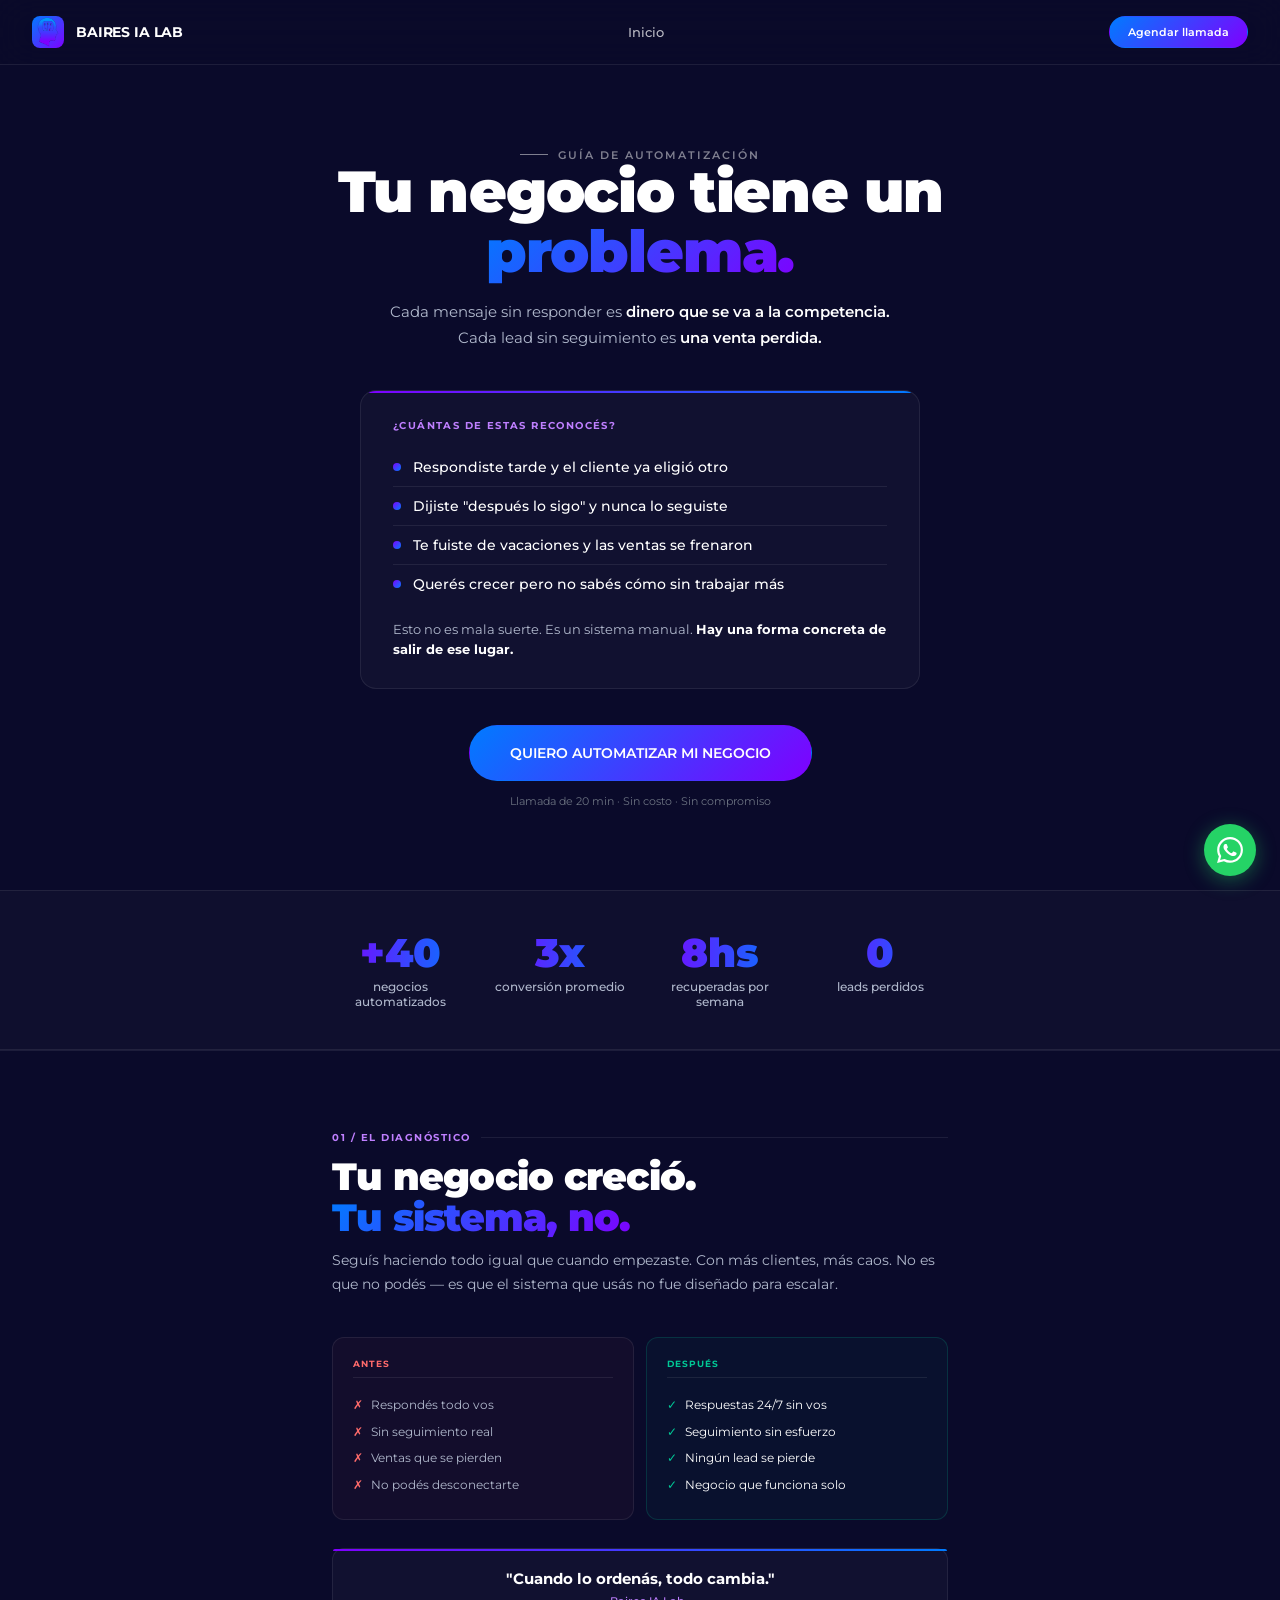
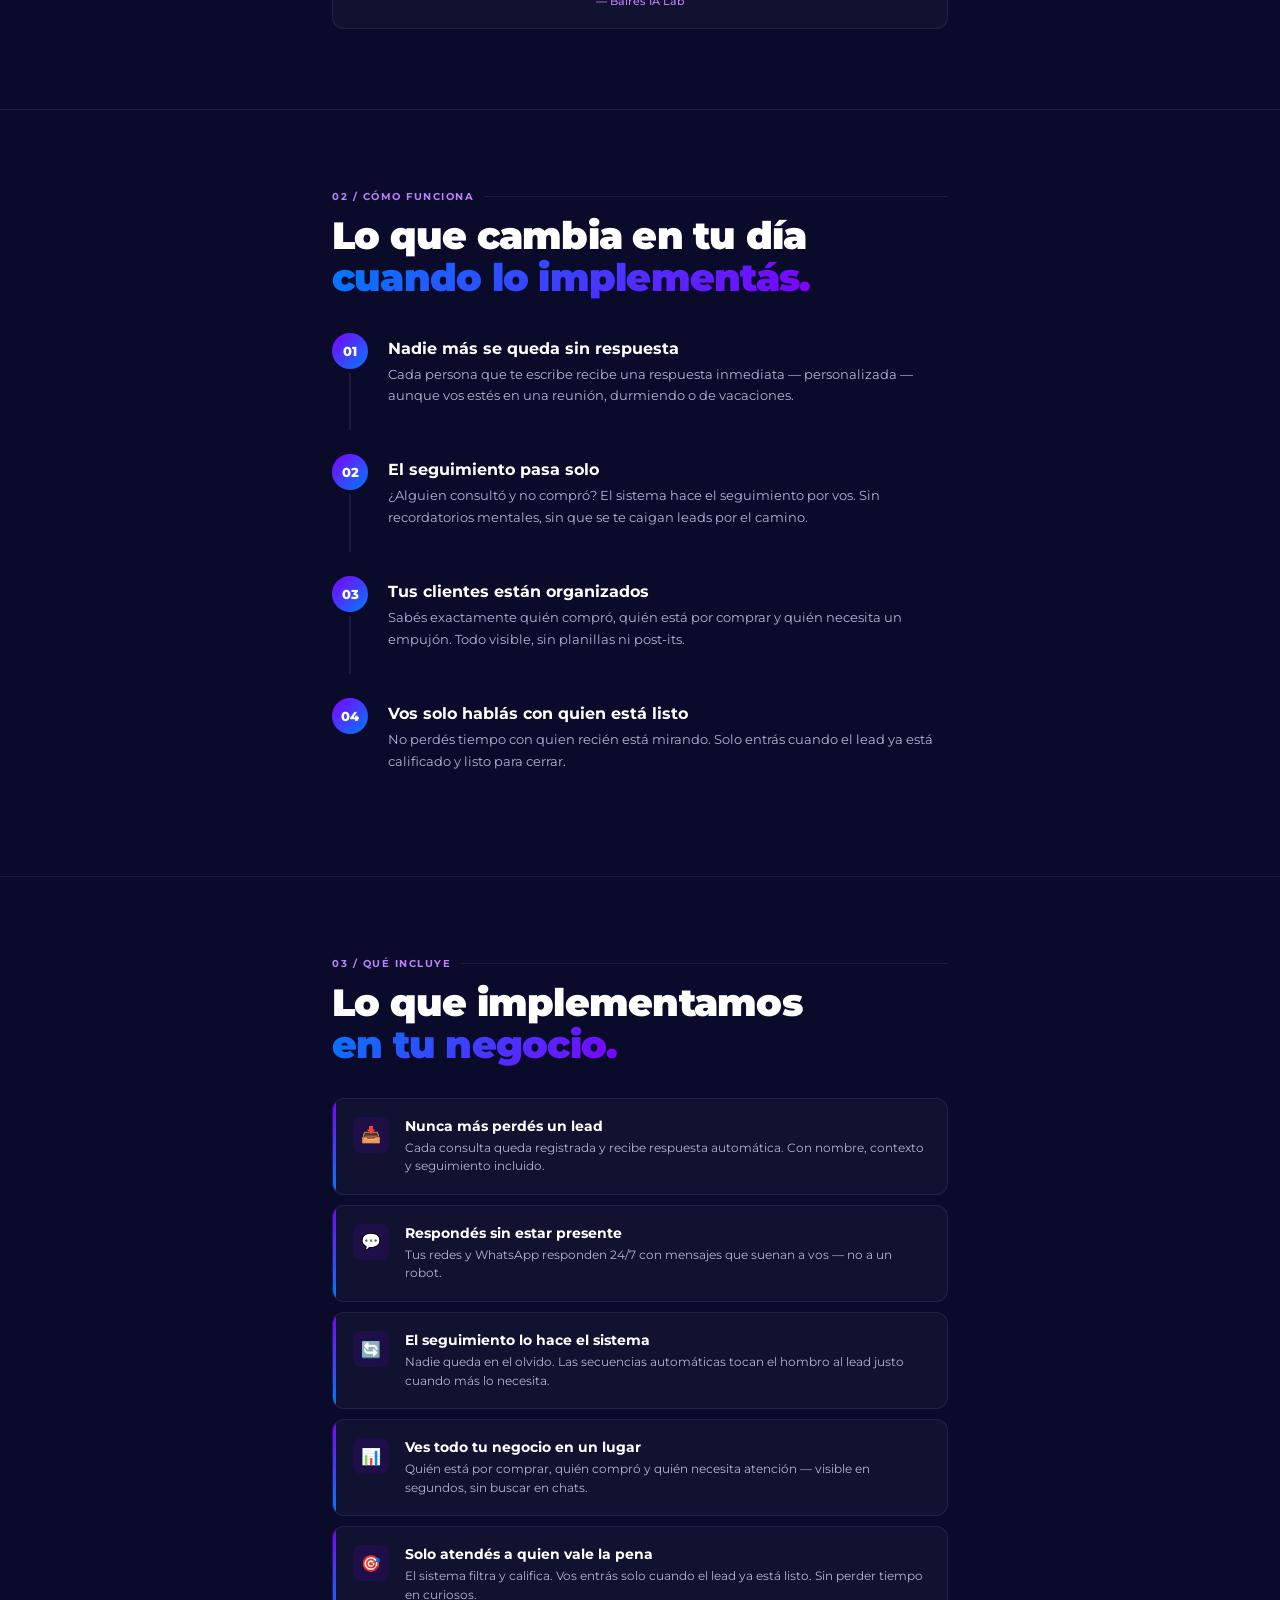
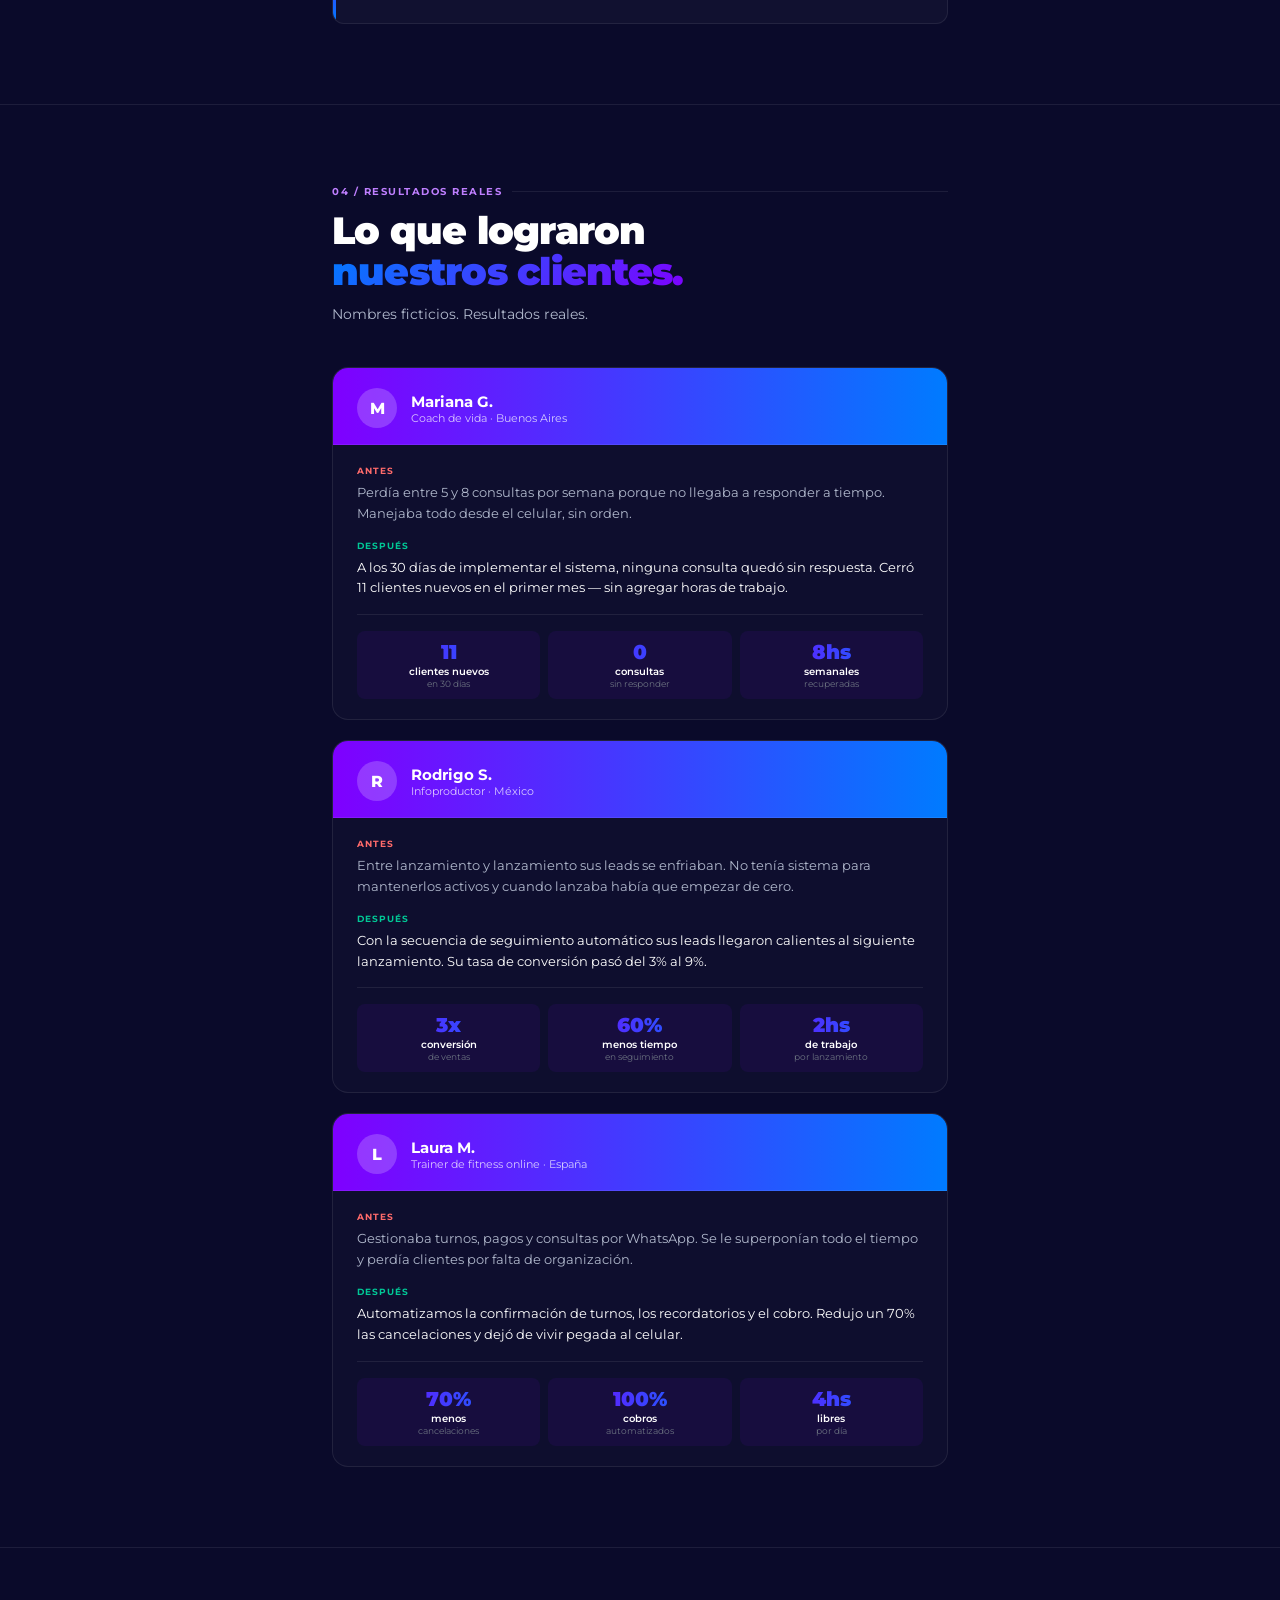
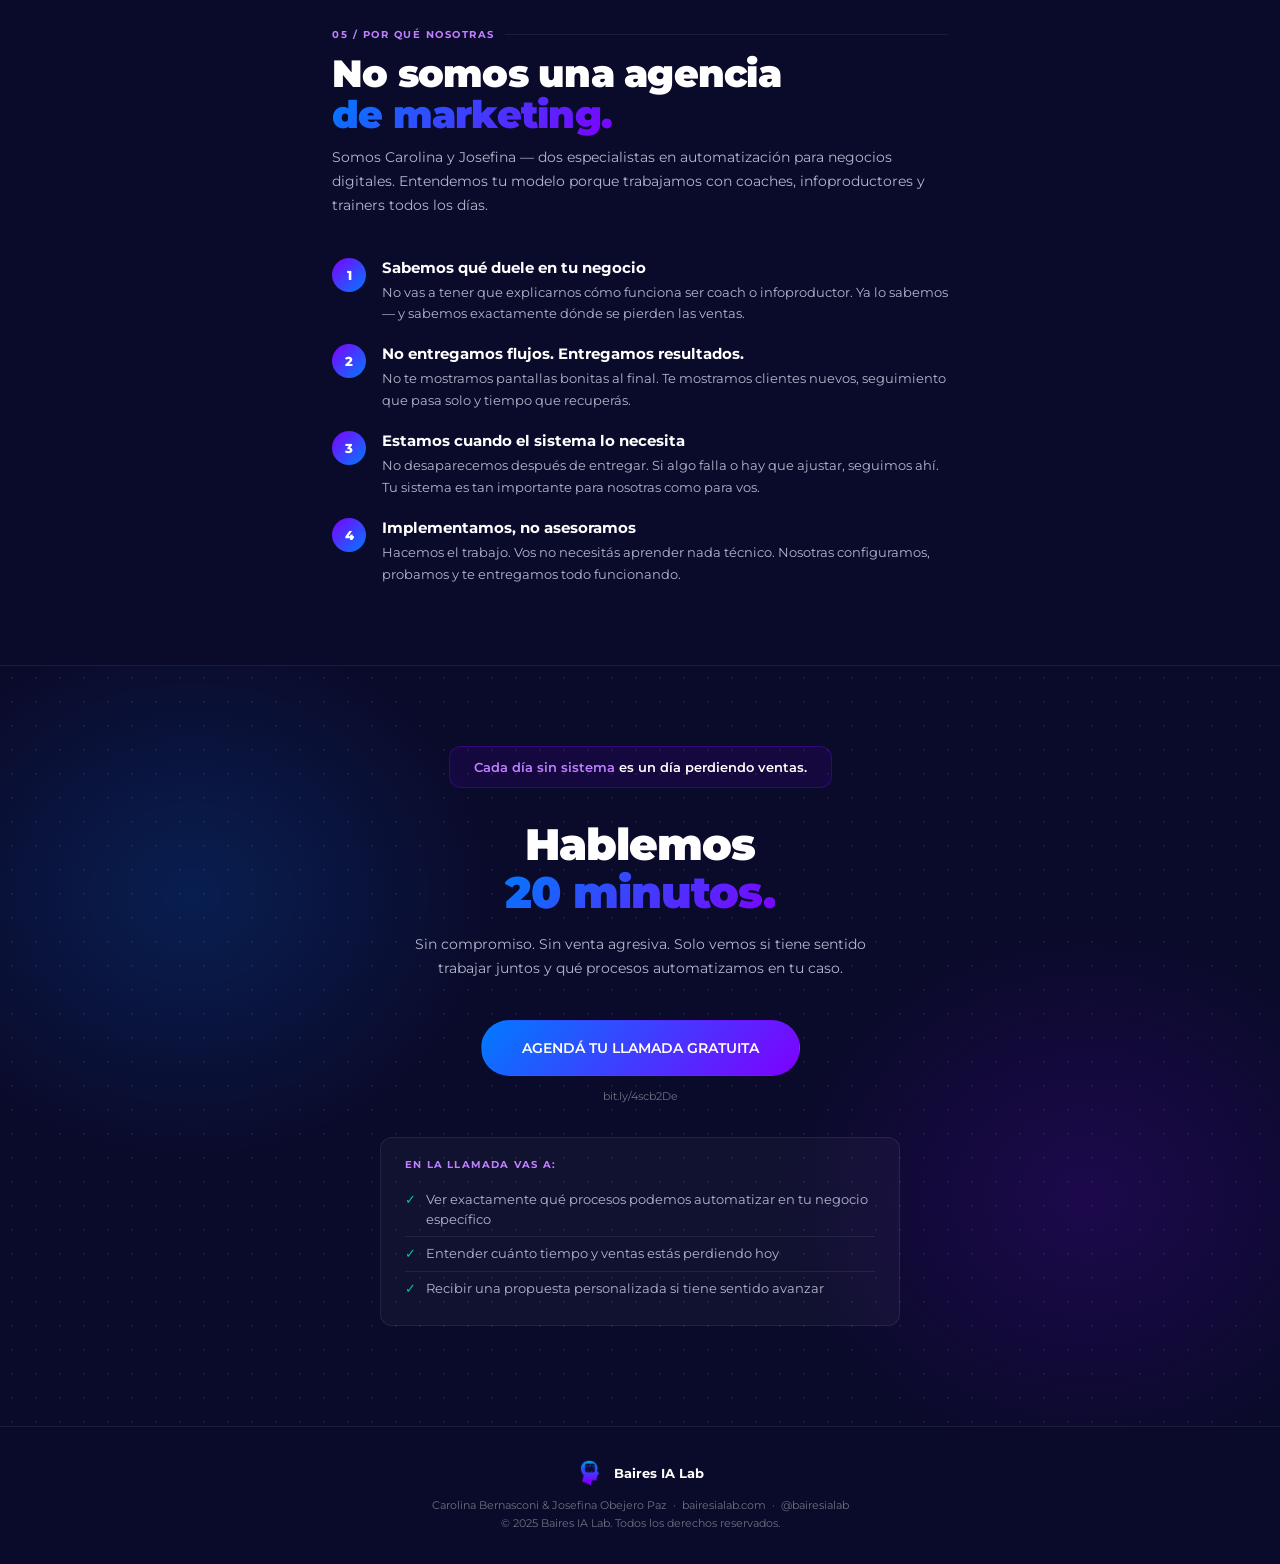
<file: sistema/index.html>
<!DOCTYPE html>
<html lang="es">
<head>
<meta charset="UTF-8">
<meta name="viewport" content="width=device-width, initial-scale=1.0">
<title>Tu negocio tiene un problema — Baires IA Lab</title>
<link rel="icon" href="../archivos/isologo-cropped (1).png" type="image/png">
<link rel="stylesheet" href="../styles.css">
<style>
  /* ── PAGE-SPECIFIC OVERRIDES ── */
  .hero {
    padding-top: 140px;
    padding-bottom: 80px;
    text-align: center;
    position: relative;
    overflow: hidden;
  }

  .hero h1 {
    font-size: clamp(36px, 6vw, 58px);
    font-weight: 900;
    line-height: 1.05;
    letter-spacing: -0.02em;
    margin-bottom: 16px;
    color: #fff;
  }

  .hero-sub {
    font-size: 15px;
    color: var(--text-muted, #B0B8CC);
    margin-bottom: 40px;
    font-weight: 400;
    max-width: 520px;
    margin-left: auto;
    margin-right: auto;
    line-height: 1.7;
  }
  .hero-sub strong { color: #fff; font-weight: 600; }

  /* Pain card */
  .pain-card {
    background: rgba(255,255,255,0.03);
    border: 1px solid var(--line);
    border-radius: 16px;
    padding: 28px 32px;
    text-align: left;
    margin: 0 auto 36px;
    max-width: 560px;
    position: relative;
    overflow: hidden;
  }
  .pain-card::before {
    content: '';
    position: absolute;
    top: 0; left: 0; right: 0;
    height: 2px;
    background: linear-gradient(90deg, var(--violet), var(--blue));
  }
  .pain-card-label {
    font-size: 10px;
    font-weight: 700;
    letter-spacing: 0.14em;
    color: #BF7FFF;
    margin-bottom: 16px;
  }
  .pain-item {
    display: flex;
    align-items: flex-start;
    gap: 12px;
    padding: 10px 0;
    border-bottom: 1px solid var(--line);
    font-size: 14px;
    color: #fff;
    font-weight: 500;
  }
  .pain-item:last-of-type { border-bottom: none; }
  .pain-dot {
    width: 8px; height: 8px;
    border-radius: 50%;
    background: linear-gradient(135deg, var(--violet), var(--blue));
    flex-shrink: 0;
    margin-top: 5px;
  }
  .pain-close {
    font-size: 13px;
    color: #B0B8CC;
    margin-top: 16px;
    font-weight: 400;
  }
  .pain-close strong { color: #fff; }

  /* Stats strip */
  .stats-strip {
    border-top: 1px solid var(--line);
    border-bottom: 1px solid var(--line);
    padding: 40px 0;
    background: rgba(255,255,255,0.02);
  }
  .stats-grid {
    display: grid;
    grid-template-columns: repeat(4, 1fr);
    gap: 24px;
    text-align: center;
  }
  .stat-num {
    font-size: clamp(28px, 4vw, 40px);
    font-weight: 900;
    background: linear-gradient(90deg, var(--violet), var(--blue));
    -webkit-background-clip: text;
    -webkit-text-fill-color: transparent;
    background-clip: text;
    line-height: 1.1;
  }
  .stat-label {
    font-size: 12px;
    color: #B0B8CC;
    margin-top: 4px;
    font-weight: 500;
  }

  /* Section utils */
  .section-label {
    font-size: 10px;
    font-weight: 700;
    letter-spacing: 0.15em;
    color: #BF7FFF;
    margin-bottom: 12px;
    display: flex;
    align-items: center;
    gap: 10px;
  }
  .section-label::after {
    content: '';
    flex: 1;
    height: 1px;
    background: var(--line);
  }

  .section-intro {
    font-size: 14px;
    color: #B0B8CC;
    margin-bottom: 40px;
    line-height: 1.7;
  }

  /* Section separator */
  .sep { border-top: 1px solid var(--line); }

  /* Compare grid */
  .compare-grid {
    display: grid;
    grid-template-columns: 1fr 1fr;
    gap: 12px;
    margin-bottom: 28px;
  }
  .compare-col {
    border-radius: 12px;
    padding: 20px;
    border: 1px solid var(--line);
  }
  .compare-col.antes { background: rgba(255,107,107,0.04); }
  .compare-col.despues { background: rgba(0,200,150,0.04); border-color: rgba(0,200,150,0.18); }
  .compare-label {
    font-size: 9px;
    font-weight: 700;
    letter-spacing: 0.12em;
    margin-bottom: 14px;
    padding-bottom: 8px;
    border-bottom: 1px solid var(--line);
  }
  .antes .compare-label { color: #FF6B6B; }
  .despues .compare-label { color: #00C896; }
  .compare-item {
    display: flex;
    align-items: flex-start;
    gap: 8px;
    font-size: 12px;
    color: #B0B8CC;
    padding: 5px 0;
    line-height: 1.4;
  }
  .compare-item .icon { flex-shrink: 0; font-style: normal; }
  .antes .icon { color: #FF6B6B; }
  .despues .icon { color: #00C896; }
  .despues .compare-item { color: #fff; }

  .quote-block {
    background: rgba(255,255,255,0.03);
    border: 1px solid var(--line);
    border-radius: 12px;
    padding: 20px 24px;
    text-align: center;
    font-size: 15px;
    font-weight: 700;
    color: #fff;
    position: relative;
  }
  .quote-block::before {
    content: '';
    position: absolute;
    top: 0; left: 0; right: 0; height: 2px;
    background: linear-gradient(90deg, var(--violet), var(--blue));
    border-radius: 12px 12px 0 0;
  }
  .quote-by { font-size: 11px; color: #BF7FFF; font-weight: 500; margin-top: 6px; }

  /* Steps */
  .steps { display: flex; flex-direction: column; gap: 0; }
  .step {
    display: flex;
    gap: 20px;
    padding: 24px 0;
    position: relative;
  }
  .step:not(:last-child)::after {
    content: '';
    position: absolute;
    left: 17px;
    top: 64px;
    bottom: 0;
    width: 2px;
    background: var(--line);
  }
  .step-num {
    width: 36px; height: 36px;
    border-radius: 50%;
    background: linear-gradient(135deg, var(--violet), var(--blue));
    display: flex; align-items: center; justify-content: center;
    font-size: 13px; font-weight: 800;
    color: #fff;
    flex-shrink: 0;
    position: relative;
    z-index: 1;
  }
  .step-content { padding-top: 6px; }
  .step-title { font-size: 16px; font-weight: 700; color: #fff; margin-bottom: 6px; }
  .step-desc { font-size: 13px; color: #B0B8CC; line-height: 1.65; }

  /* Includes */
  .includes { display: flex; flex-direction: column; gap: 10px; }
  .include-item {
    display: flex;
    gap: 16px;
    align-items: flex-start;
    background: rgba(255,255,255,0.03);
    border: 1px solid var(--line);
    border-radius: 12px;
    padding: 18px 20px;
    transition: border-color 0.2s, transform 0.2s;
    position: relative;
    overflow: hidden;
  }
  .include-item::before {
    content: '';
    position: absolute;
    left: 0; top: 0; bottom: 0;
    width: 3px;
    background: linear-gradient(180deg, var(--violet), var(--blue));
  }
  .include-item:hover {
    border-color: var(--line-2);
    transform: translateX(2px);
  }
  .include-icon {
    width: 36px; height: 36px;
    border-radius: 8px;
    background: rgba(127,0,255,0.12);
    display: flex; align-items: center; justify-content: center;
    font-size: 16px;
    flex-shrink: 0;
  }
  .include-title { font-size: 14px; font-weight: 700; color: #fff; margin-bottom: 4px; }
  .include-desc { font-size: 12px; color: #B0B8CC; line-height: 1.55; }

  /* Cases */
  .cases { display: flex; flex-direction: column; gap: 20px; }
  .case-card {
    border: 1px solid var(--line);
    border-radius: 16px;
    overflow: hidden;
    transition: transform 0.2s, border-color 0.2s;
    background: rgba(255,255,255,0.02);
  }
  .case-card:hover { transform: translateY(-2px); border-color: var(--line-2); }
  .case-header {
    display: flex;
    align-items: center;
    gap: 14px;
    padding: 20px 24px 16px;
    border-bottom: 1px solid var(--line);
    background: linear-gradient(90deg, var(--violet), var(--blue));
  }
  .case-avatar {
    width: 40px; height: 40px;
    border-radius: 50%;
    background: rgba(255,255,255,0.2);
    display: flex; align-items: center; justify-content: center;
    font-size: 16px; font-weight: 800; color: white;
    flex-shrink: 0;
  }
  .case-name { font-size: 15px; font-weight: 700; color: white; }
  .case-niche { font-size: 11px; color: rgba(255,255,255,0.75); }
  .case-body { padding: 20px 24px; }
  .case-section-label {
    font-size: 9px;
    font-weight: 700;
    letter-spacing: 0.12em;
    margin-bottom: 6px;
  }
  .before-label { color: #FF6B6B; }
  .after-label { color: #00C896; }
  .case-text { font-size: 13px; color: #B0B8CC; line-height: 1.6; margin-bottom: 16px; }
  .case-text.after { color: #fff; }
  .metrics {
    display: grid;
    grid-template-columns: repeat(3, 1fr);
    gap: 8px;
    border-top: 1px solid var(--line);
    padding-top: 16px;
    margin-top: 4px;
  }
  .metric {
    text-align: center;
    padding: 10px 4px;
    background: rgba(127,0,255,0.08);
    border-radius: 8px;
  }
  .metric-num {
    font-size: 20px;
    font-weight: 900;
    background: linear-gradient(90deg, var(--violet), var(--blue));
    -webkit-background-clip: text;
    -webkit-text-fill-color: transparent;
    background-clip: text;
    display: block;
    line-height: 1.1;
  }
  .metric-label { font-size: 10px; color: #fff; font-weight: 600; margin-top: 2px; }
  .metric-sub { font-size: 9px; color: #6B7280; }

  /* Why list */
  .why-list { display: flex; flex-direction: column; gap: 20px; }
  .why-item { display: flex; gap: 16px; align-items: flex-start; }
  .why-num {
    width: 34px; height: 34px;
    border-radius: 50%;
    background: linear-gradient(135deg, var(--violet), var(--blue));
    display: flex; align-items: center; justify-content: center;
    font-size: 13px; font-weight: 800;
    color: #fff;
    flex-shrink: 0;
  }
  .why-title { font-size: 15px; font-weight: 700; color: #fff; margin-bottom: 5px; }
  .why-desc { font-size: 13px; color: #B0B8CC; line-height: 1.65; }

  /* CTA final */
  .cta-final {
    text-align: center;
    padding: 80px 0 100px;
    position: relative;
    overflow: hidden;
  }
  .urgency-box {
    display: inline-block;
    background: rgba(127,0,255,0.1);
    border: 1px solid rgba(127,0,255,0.3);
    border-radius: 12px;
    padding: 12px 24px;
    font-size: 13px;
    color: #fff;
    font-weight: 600;
    margin-bottom: 32px;
  }
  .urgency-box span { color: #BF7FFF; }

  .cta-final h2 {
    font-size: clamp(28px, 5vw, 44px);
    font-weight: 900;
    line-height: 1.1;
    letter-spacing: -0.02em;
    color: #fff;
    margin-bottom: 16px;
  }

  .cta-expects {
    text-align: left;
    background: rgba(255,255,255,0.03);
    border: 1px solid var(--line);
    border-radius: 12px;
    padding: 20px 24px;
    margin: 32px auto 0;
    max-width: 520px;
  }
  .cta-expects-label {
    font-size: 10px;
    font-weight: 700;
    letter-spacing: 0.12em;
    color: #BF7FFF;
    margin-bottom: 12px;
  }
  .expect-item {
    display: flex;
    align-items: flex-start;
    gap: 10px;
    font-size: 13px;
    color: #B0B8CC;
    padding: 7px 0;
    border-bottom: 1px solid var(--line);
    line-height: 1.5;
  }
  .expect-item:last-child { border-bottom: none; }
  .expect-dot { color: #00C896; flex-shrink: 0; font-weight: 700; }

  /* WhatsApp float */
  .wa-float {
    position: fixed;
    bottom: 24px;
    right: 24px;
    z-index: 200;
    width: 52px; height: 52px;
    border-radius: 50%;
    background: #25D366;
    display: flex; align-items: center; justify-content: center;
    box-shadow: 0 4px 20px rgba(37,211,102,0.4);
    transition: transform 0.2s, box-shadow 0.2s;
    text-decoration: none;
  }
  .wa-float:hover { transform: scale(1.1); box-shadow: 0 6px 28px rgba(37,211,102,0.55); }
  .wa-float svg { width: 26px; height: 26px; fill: white; }

  /* Mobile */
  @media (max-width: 600px) {
    .compare-grid { grid-template-columns: 1fr; }
    .stats-grid { grid-template-columns: repeat(2, 1fr); }
    .pain-card { padding: 20px; }
  }
</style>
</head>
<body>

<!-- NAV -->
<nav class="nav">
  <div class="nav-inner">
    <a href="../index.html" class="nav-logo">
      <img src="../archivos/isologo-cropped (1).png" class="nav-logo-mark" style="width:32px;height:32px;border-radius:8px;object-fit:contain;" alt="Baires IA Lab">
      <span style="font-size:14px;font-weight:700;letter-spacing:-0.01em;">Baires IA Lab</span>
    </a>
    <div class="nav-links">
      <a href="../index.html">Inicio</a>
    </div>
    <a href="https://link.bairesialab.com/widget/booking/mIHva5E50upZVXG7iaI4" class="btn btn-gradient" style="font-size:11px;padding:8px 18px;" target="_blank">Agendar llamada</a>
  </div>
</nav>

<!-- HERO -->
<section class="hero">
  <div class="wrap" style="max-width:680px;margin:0 auto;">
    <div class="eyebrow fade-up">GUÍA DE AUTOMATIZACIÓN</div>
    <h1 class="fade-up" style="animation-delay:0.1s;">
      Tu negocio tiene un<br>
      <span class="gradient-text">problema.</span>
    </h1>
    <p class="hero-sub fade-up" style="animation-delay:0.2s;">
      Cada mensaje sin responder es <strong>dinero que se va a la competencia.</strong><br>
      Cada lead sin seguimiento es <strong>una venta perdida.</strong>
    </p>

    <div class="pain-card fade-up" style="animation-delay:0.3s;">
      <div class="pain-card-label">¿CUÁNTAS DE ESTAS RECONOCÉS?</div>
      <div class="pain-item">
        <div class="pain-dot"></div>
        Respondiste tarde y el cliente ya eligió otro
      </div>
      <div class="pain-item">
        <div class="pain-dot"></div>
        Dijiste "después lo sigo" y nunca lo seguiste
      </div>
      <div class="pain-item">
        <div class="pain-dot"></div>
        Te fuiste de vacaciones y las ventas se frenaron
      </div>
      <div class="pain-item">
        <div class="pain-dot"></div>
        Querés crecer pero no sabés cómo sin trabajar más
      </div>
      <p class="pain-close">Esto no es mala suerte. Es un sistema manual. <strong>Hay una forma concreta de salir de ese lugar.</strong></p>
    </div>

    <div class="fade-up" style="animation-delay:0.4s;">
      <a href="https://link.bairesialab.com/widget/booking/mIHva5E50upZVXG7iaI4" class="btn btn-gradient" style="font-size:14px;padding:18px 40px;" target="_blank">QUIERO AUTOMATIZAR MI NEGOCIO</a>
      <p style="font-size:11px;color:#6B7280;margin-top:12px;">Llamada de 20 min · Sin costo · Sin compromiso</p>
    </div>
  </div>
</section>

<!-- STATS STRIP -->
<div class="stats-strip">
  <div class="wrap" style="max-width:680px;margin:0 auto;">
    <div class="stats-grid">
      <div>
        <div class="stat-num">+40</div>
        <div class="stat-label">negocios automatizados</div>
      </div>
      <div>
        <div class="stat-num">3x</div>
        <div class="stat-label">conversión promedio</div>
      </div>
      <div>
        <div class="stat-num">8hs</div>
        <div class="stat-label">recuperadas por semana</div>
      </div>
      <div>
        <div class="stat-num">0</div>
        <div class="stat-label">leads perdidos</div>
      </div>
    </div>
  </div>
</div>

<!-- DIAGNÓSTICO -->
<section class="sep" style="padding:80px 0;">
  <div class="wrap" style="max-width:680px;margin:0 auto;">
    <div class="section-label">01 / EL DIAGNÓSTICO</div>
    <h2 style="font-size:clamp(28px,5vw,38px);font-weight:900;line-height:1.1;letter-spacing:-0.02em;margin-bottom:10px;color:#fff;">Tu negocio creció.<br><span class="gradient-text">Tu sistema, no.</span></h2>
    <p class="section-intro">Seguís haciendo todo igual que cuando empezaste. Con más clientes, más caos. No es que no podés — es que el sistema que usás no fue diseñado para escalar.</p>

    <div class="compare-grid">
      <div class="compare-col antes">
        <div class="compare-label">ANTES</div>
        <div class="compare-item"><i class="icon">✗</i> Respondés todo vos</div>
        <div class="compare-item"><i class="icon">✗</i> Sin seguimiento real</div>
        <div class="compare-item"><i class="icon">✗</i> Ventas que se pierden</div>
        <div class="compare-item"><i class="icon">✗</i> No podés desconectarte</div>
      </div>
      <div class="compare-col despues">
        <div class="compare-label">DESPUÉS</div>
        <div class="compare-item"><i class="icon">✓</i> Respuestas 24/7 sin vos</div>
        <div class="compare-item"><i class="icon">✓</i> Seguimiento sin esfuerzo</div>
        <div class="compare-item"><i class="icon">✓</i> Ningún lead se pierde</div>
        <div class="compare-item"><i class="icon">✓</i> Negocio que funciona solo</div>
      </div>
    </div>

    <div class="quote-block">
      "Cuando lo ordenás, todo cambia."
      <div class="quote-by">— Baires IA Lab</div>
    </div>
  </div>
</section>

<!-- CÓMO FUNCIONA -->
<section class="sep" style="padding:80px 0;">
  <div class="wrap" style="max-width:680px;margin:0 auto;">
    <div class="section-label">02 / CÓMO FUNCIONA</div>
    <h2 style="font-size:clamp(28px,5vw,38px);font-weight:900;line-height:1.1;letter-spacing:-0.02em;margin-bottom:10px;color:#fff;">Lo que cambia en tu día<br><span class="gradient-text">cuando lo implementás.</span></h2>

    <div class="steps">
      <div class="step">
        <div class="step-num">01</div>
        <div class="step-content">
          <div class="step-title">Nadie más se queda sin respuesta</div>
          <div class="step-desc">Cada persona que te escribe recibe una respuesta inmediata — personalizada — aunque vos estés en una reunión, durmiendo o de vacaciones.</div>
        </div>
      </div>
      <div class="step">
        <div class="step-num">02</div>
        <div class="step-content">
          <div class="step-title">El seguimiento pasa solo</div>
          <div class="step-desc">¿Alguien consultó y no compró? El sistema hace el seguimiento por vos. Sin recordatorios mentales, sin que se te caigan leads por el camino.</div>
        </div>
      </div>
      <div class="step">
        <div class="step-num">03</div>
        <div class="step-content">
          <div class="step-title">Tus clientes están organizados</div>
          <div class="step-desc">Sabés exactamente quién compró, quién está por comprar y quién necesita un empujón. Todo visible, sin planillas ni post-its.</div>
        </div>
      </div>
      <div class="step">
        <div class="step-num">04</div>
        <div class="step-content">
          <div class="step-title">Vos solo hablás con quien está listo</div>
          <div class="step-desc">No perdés tiempo con quien recién está mirando. Solo entrás cuando el lead ya está calificado y listo para cerrar.</div>
        </div>
      </div>
    </div>
  </div>
</section>

<!-- QUÉ INCLUYE -->
<section class="sep" style="padding:80px 0;">
  <div class="wrap" style="max-width:680px;margin:0 auto;">
    <div class="section-label">03 / QUÉ INCLUYE</div>
    <h2 style="font-size:clamp(28px,5vw,38px);font-weight:900;line-height:1.1;letter-spacing:-0.02em;margin-bottom:32px;color:#fff;">Lo que implementamos<br><span class="gradient-text">en tu negocio.</span></h2>

    <div class="includes">
      <div class="include-item">
        <div class="include-icon">📥</div>
        <div>
          <div class="include-title">Nunca más perdés un lead</div>
          <div class="include-desc">Cada consulta queda registrada y recibe respuesta automática. Con nombre, contexto y seguimiento incluido.</div>
        </div>
      </div>
      <div class="include-item">
        <div class="include-icon">💬</div>
        <div>
          <div class="include-title">Respondés sin estar presente</div>
          <div class="include-desc">Tus redes y WhatsApp responden 24/7 con mensajes que suenan a vos — no a un robot.</div>
        </div>
      </div>
      <div class="include-item">
        <div class="include-icon">🔄</div>
        <div>
          <div class="include-title">El seguimiento lo hace el sistema</div>
          <div class="include-desc">Nadie queda en el olvido. Las secuencias automáticas tocan el hombro al lead justo cuando más lo necesita.</div>
        </div>
      </div>
      <div class="include-item">
        <div class="include-icon">📊</div>
        <div>
          <div class="include-title">Ves todo tu negocio en un lugar</div>
          <div class="include-desc">Quién está por comprar, quién compró y quién necesita atención — visible en segundos, sin buscar en chats.</div>
        </div>
      </div>
      <div class="include-item">
        <div class="include-icon">🎯</div>
        <div>
          <div class="include-title">Solo atendés a quien vale la pena</div>
          <div class="include-desc">El sistema filtra y califica. Vos entrás solo cuando el lead ya está listo. Sin perder tiempo en curiosos.</div>
        </div>
      </div>
    </div>
  </div>
</section>

<!-- RESULTADOS REALES -->
<section class="sep" style="padding:80px 0;">
  <div class="wrap" style="max-width:680px;margin:0 auto;">
    <div class="section-label">04 / RESULTADOS REALES</div>
    <h2 style="font-size:clamp(28px,5vw,38px);font-weight:900;line-height:1.1;letter-spacing:-0.02em;margin-bottom:10px;color:#fff;">Lo que lograron<br><span class="gradient-text">nuestros clientes.</span></h2>
    <p class="section-intro">Nombres ficticios. Resultados reales.</p>

    <div class="cases">

      <div class="case-card">
        <div class="case-header">
          <div class="case-avatar">M</div>
          <div>
            <div class="case-name">Mariana G.</div>
            <div class="case-niche">Coach de vida · Buenos Aires</div>
          </div>
        </div>
        <div class="case-body">
          <div class="case-section-label before-label">ANTES</div>
          <div class="case-text">Perdía entre 5 y 8 consultas por semana porque no llegaba a responder a tiempo. Manejaba todo desde el celular, sin orden.</div>
          <div class="case-section-label after-label">DESPUÉS</div>
          <div class="case-text after">A los 30 días de implementar el sistema, ninguna consulta quedó sin respuesta. Cerró 11 clientes nuevos en el primer mes — sin agregar horas de trabajo.</div>
          <div class="metrics">
            <div class="metric">
              <span class="metric-num">11</span>
              <div class="metric-label">clientes nuevos</div>
              <div class="metric-sub">en 30 días</div>
            </div>
            <div class="metric">
              <span class="metric-num">0</span>
              <div class="metric-label">consultas</div>
              <div class="metric-sub">sin responder</div>
            </div>
            <div class="metric">
              <span class="metric-num">8hs</span>
              <div class="metric-label">semanales</div>
              <div class="metric-sub">recuperadas</div>
            </div>
          </div>
        </div>
      </div>

      <div class="case-card">
        <div class="case-header">
          <div class="case-avatar">R</div>
          <div>
            <div class="case-name">Rodrigo S.</div>
            <div class="case-niche">Infoproductor · México</div>
          </div>
        </div>
        <div class="case-body">
          <div class="case-section-label before-label">ANTES</div>
          <div class="case-text">Entre lanzamiento y lanzamiento sus leads se enfriaban. No tenía sistema para mantenerlos activos y cuando lanzaba había que empezar de cero.</div>
          <div class="case-section-label after-label">DESPUÉS</div>
          <div class="case-text after">Con la secuencia de seguimiento automático sus leads llegaron calientes al siguiente lanzamiento. Su tasa de conversión pasó del 3% al 9%.</div>
          <div class="metrics">
            <div class="metric">
              <span class="metric-num">3x</span>
              <div class="metric-label">conversión</div>
              <div class="metric-sub">de ventas</div>
            </div>
            <div class="metric">
              <span class="metric-num">60%</span>
              <div class="metric-label">menos tiempo</div>
              <div class="metric-sub">en seguimiento</div>
            </div>
            <div class="metric">
              <span class="metric-num">2hs</span>
              <div class="metric-label">de trabajo</div>
              <div class="metric-sub">por lanzamiento</div>
            </div>
          </div>
        </div>
      </div>

      <div class="case-card">
        <div class="case-header">
          <div class="case-avatar">L</div>
          <div>
            <div class="case-name">Laura M.</div>
            <div class="case-niche">Trainer de fitness online · España</div>
          </div>
        </div>
        <div class="case-body">
          <div class="case-section-label before-label">ANTES</div>
          <div class="case-text">Gestionaba turnos, pagos y consultas por WhatsApp. Se le superponían todo el tiempo y perdía clientes por falta de organización.</div>
          <div class="case-section-label after-label">DESPUÉS</div>
          <div class="case-text after">Automatizamos la confirmación de turnos, los recordatorios y el cobro. Redujo un 70% las cancelaciones y dejó de vivir pegada al celular.</div>
          <div class="metrics">
            <div class="metric">
              <span class="metric-num">70%</span>
              <div class="metric-label">menos</div>
              <div class="metric-sub">cancelaciones</div>
            </div>
            <div class="metric">
              <span class="metric-num">100%</span>
              <div class="metric-label">cobros</div>
              <div class="metric-sub">automatizados</div>
            </div>
            <div class="metric">
              <span class="metric-num">4hs</span>
              <div class="metric-label">libres</div>
              <div class="metric-sub">por día</div>
            </div>
          </div>
        </div>
      </div>

    </div>
  </div>
</section>

<!-- POR QUÉ NOSOTRAS -->
<section class="sep" style="padding:80px 0;">
  <div class="wrap" style="max-width:680px;margin:0 auto;">
    <div class="section-label">05 / POR QUÉ NOSOTRAS</div>
    <h2 style="font-size:clamp(28px,5vw,38px);font-weight:900;line-height:1.1;letter-spacing:-0.02em;margin-bottom:10px;color:#fff;">No somos una agencia<br><span class="gradient-text">de marketing.</span></h2>
    <p class="section-intro">Somos Carolina y Josefina — dos especialistas en automatización para negocios digitales. Entendemos tu modelo porque trabajamos con coaches, infoproductores y trainers todos los días.</p>

    <div class="why-list">
      <div class="why-item">
        <div class="why-num">1</div>
        <div>
          <div class="why-title">Sabemos qué duele en tu negocio</div>
          <div class="why-desc">No vas a tener que explicarnos cómo funciona ser coach o infoproductor. Ya lo sabemos — y sabemos exactamente dónde se pierden las ventas.</div>
        </div>
      </div>
      <div class="why-item">
        <div class="why-num">2</div>
        <div>
          <div class="why-title">No entregamos flujos. Entregamos resultados.</div>
          <div class="why-desc">No te mostramos pantallas bonitas al final. Te mostramos clientes nuevos, seguimiento que pasa solo y tiempo que recuperás.</div>
        </div>
      </div>
      <div class="why-item">
        <div class="why-num">3</div>
        <div>
          <div class="why-title">Estamos cuando el sistema lo necesita</div>
          <div class="why-desc">No desaparecemos después de entregar. Si algo falla o hay que ajustar, seguimos ahí. Tu sistema es tan importante para nosotras como para vos.</div>
        </div>
      </div>
      <div class="why-item">
        <div class="why-num">4</div>
        <div>
          <div class="why-title">Implementamos, no asesoramos</div>
          <div class="why-desc">Hacemos el trabajo. Vos no necesitás aprender nada técnico. Nosotras configuramos, probamos y te entregamos todo funcionando.</div>
        </div>
      </div>
    </div>
  </div>
</section>

<!-- CTA FINAL -->
<section class="cta-final sep" style="position:relative;overflow:hidden;">
  <div class="trama-dots" style="position:absolute;inset:0;pointer-events:none;opacity:0.5;"></div>
  <div class="glow-bg" style="position:absolute;inset:0;pointer-events:none;"></div>
  <div class="wrap" style="max-width:680px;margin:0 auto;position:relative;z-index:1;">
    <div class="urgency-box">
      <span>Cada día sin sistema</span> es un día perdiendo ventas.
    </div>
    <h2>Hablemos<br><span class="gradient-text">20 minutos.</span></h2>
    <p class="section-intro" style="max-width:480px;margin-left:auto;margin-right:auto;">Sin compromiso. Sin venta agresiva. Solo vemos si tiene sentido trabajar juntos y qué procesos automatizamos en tu caso.</p>

    <a href="https://link.bairesialab.com/widget/booking/mIHva5E50upZVXG7iaI4" class="btn btn-gradient" style="font-size:14px;padding:18px 40px;" target="_blank">AGENDÁ TU LLAMADA GRATUITA</a>
    <p style="font-size:11px;color:#6B7280;margin-top:12px;">bit.ly/4scb2De</p>

    <div class="cta-expects">
      <div class="cta-expects-label">EN LA LLAMADA VAS A:</div>
      <div class="expect-item">
        <span class="expect-dot">✓</span>
        Ver exactamente qué procesos podemos automatizar en tu negocio específico
      </div>
      <div class="expect-item">
        <span class="expect-dot">✓</span>
        Entender cuánto tiempo y ventas estás perdiendo hoy
      </div>
      <div class="expect-item">
        <span class="expect-dot">✓</span>
        Recibir una propuesta personalizada si tiene sentido avanzar
      </div>
    </div>
  </div>
</section>

<!-- FOOTER -->
<footer style="border-top:1px solid var(--line);padding:32px 24px;text-align:center;">
  <div style="display:flex;align-items:center;justify-content:center;gap:10px;margin-bottom:10px;">
    <img src="../archivos/isologo-cropped (1).png" style="width:28px;height:28px;border-radius:6px;object-fit:contain;" alt="Baires IA Lab">
    <span style="font-size:13px;font-weight:700;color:#fff;">Baires IA Lab</span>
  </div>
  <p style="font-size:11px;color:#6B7280;">
    Carolina Bernasconi &amp; Josefina Obejero Paz &nbsp;·&nbsp; bairesialab.com &nbsp;·&nbsp; @bairesialab<br>
    &copy; 2025 Baires IA Lab. Todos los derechos reservados.
  </p>
</footer>

<!-- WHATSAPP FLOAT -->
<a href="https://wa.me/5491168041842" class="wa-float" target="_blank" rel="noopener" aria-label="WhatsApp">
  <svg viewBox="0 0 24 24" xmlns="http://www.w3.org/2000/svg">
    <path d="M17.472 14.382c-.297-.149-1.758-.867-2.03-.967-.273-.099-.471-.148-.67.15-.197.297-.767.966-.94 1.164-.173.199-.347.223-.644.075-.297-.15-1.255-.463-2.39-1.475-.883-.788-1.48-1.761-1.653-2.059-.173-.297-.018-.458.13-.606.134-.133.298-.347.446-.52.149-.174.198-.298.298-.497.099-.198.05-.371-.025-.52-.075-.149-.669-1.612-.916-2.207-.242-.579-.487-.5-.669-.51-.173-.008-.371-.01-.57-.01-.198 0-.52.074-.792.372-.272.297-1.04 1.016-1.04 2.479 0 1.462 1.065 2.875 1.213 3.074.149.198 2.096 3.2 5.077 4.487.709.306 1.262.489 1.694.625.712.227 1.36.195 1.871.118.571-.085 1.758-.719 2.006-1.413.248-.694.248-1.289.173-1.413-.074-.124-.272-.198-.57-.347m-5.421 7.403h-.004a9.87 9.87 0 01-5.031-1.378l-.361-.214-3.741.982.998-3.648-.235-.374a9.86 9.86 0 01-1.51-5.26c.001-5.45 4.436-9.884 9.888-9.884 2.64 0 5.122 1.03 6.988 2.898a9.825 9.825 0 012.893 6.994c-.003 5.45-4.437 9.884-9.885 9.884m8.413-18.297A11.815 11.815 0 0012.05 0C5.495 0 .16 5.335.157 11.892c0 2.096.547 4.142 1.588 5.945L.057 24l6.305-1.654a11.882 11.882 0 005.683 1.448h.005c6.554 0 11.89-5.335 11.893-11.893a11.821 11.821 0 00-3.48-8.413z"/>
  </svg>
</a>

</body>
</html>
</file>
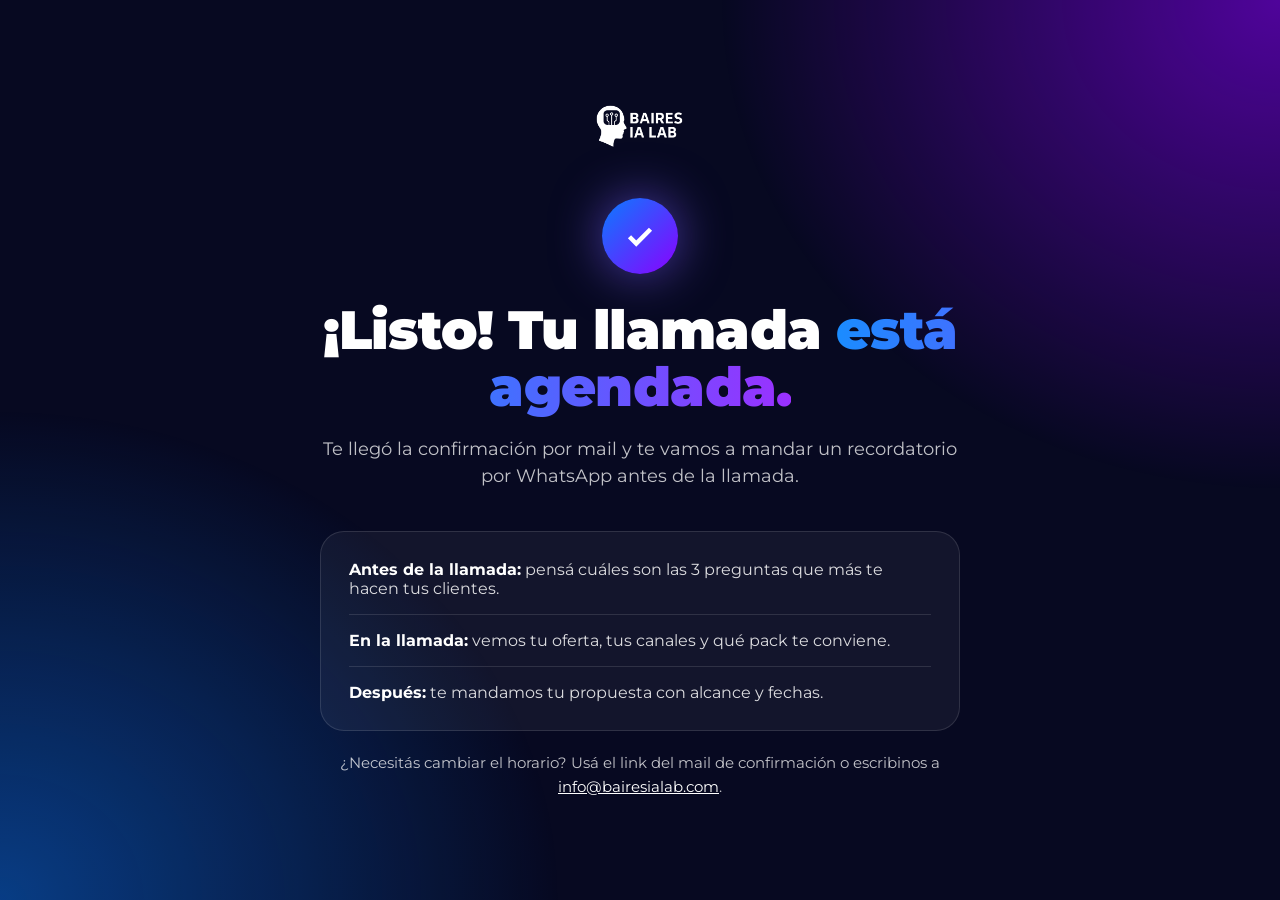
<file: bot/gracias.html>
<!doctype html>
<!--
  PÁGINA DE GRACIAS · bairesialab.com/bot/gracias
  El calendario de GHL redirige acá después de reservar. Acá se dispara el evento "Schedule",
  que es el que usa la campaña para optimizar. TODO: reemplazar PIXEL_ID (el mismo que en la landing).
  No enlazar esta página desde ningún lado: solo se llega reservando.
-->
<html lang="es-AR">
<head>
<meta charset="utf-8">
<meta name="viewport" content="width=device-width, initial-scale=1">
<meta name="robots" content="noindex">
<title>¡Llamada agendada! · Baires IA Lab</title>
<link rel="preconnect" href="https://fonts.googleapis.com">
<link rel="preconnect" href="https://fonts.gstatic.com" crossorigin>
<link href="https://fonts.googleapis.com/css2?family=Montserrat:wght@500;700;900&display=swap" rel="stylesheet">
<script>
!function(f,b,e,v,n,t,s){if(f.fbq)return;n=f.fbq=function(){n.callMethod?
n.callMethod.apply(n,arguments):n.queue.push(arguments)};if(!f._fbq)f._fbq=n;
n.push=n;n.loaded=!0;n.version='2.0';n.queue=[];t=b.createElement(e);t.async=!0;
t.src=v;s=b.getElementsByTagName(e)[0];s.parentNode.insertBefore(t,s)}(window,
document,'script','https://connect.facebook.net/en_US/fbevents.js');
fbq('init', 'PIXEL_ID');
fbq('track', 'PageView');
fbq('track', 'Schedule');
</script>
<style>
*{box-sizing:border-box;margin:0;padding:0}
body{font-family:Montserrat,system-ui,sans-serif;background:#070921;color:#fff;min-height:100vh;display:grid;place-items:center;padding:40px 24px;position:relative;overflow-x:hidden;-webkit-font-smoothing:antialiased}
body:before{content:"";position:fixed;inset:0;background:
  radial-gradient(800px 700px at 100% 0%,rgba(139,0,255,.55),transparent 70%),
  radial-gradient(800px 700px at 0% 100%,rgba(10,124,255,.45),transparent 70%);pointer-events:none}
main{position:relative;max-width:640px;text-align:center}
img{height:48px;margin:0 auto 48px;display:block}
.ok{width:76px;height:76px;border-radius:50%;background:linear-gradient(135deg,#0a7cff,#8b00ff);display:grid;place-items:center;margin:0 auto 28px;box-shadow:0 0 50px rgba(123,92,255,.6)}
h1{font-size:clamp(34px,6vw,54px);font-weight:900;line-height:1.05;letter-spacing:-.02em}
.gt{background:linear-gradient(90deg,#1a8cff,#9b30ff);-webkit-background-clip:text;background-clip:text;color:transparent}
p{font-size:18px;color:rgba(255,255,255,.75);margin-top:20px;line-height:1.55}
ol{text-align:left;list-style:none;margin:40px 0 0;background:rgba(255,255,255,.05);border:1.5px solid rgba(255,255,255,.12);border-radius:24px;padding:12px 28px}
li{padding:16px 0;border-bottom:1.5px solid rgba(255,255,255,.12);font-size:16px;color:rgba(255,255,255,.85)}
li:last-child{border:0}
li b{color:#fff}
a{color:#fff}
</style>
</head>
<body>
<main>
  <img src="[data-uri]" alt="Baires IA Lab">
  <div class="ok"><svg width="36" height="36" viewBox="0 0 24 24" fill="none" stroke="#fff" stroke-width="3"><path d="M5 12.5l4.5 4.5L19 7.5"/></svg></div>
  <h1>¡Listo! Tu llamada <span class="gt">está agendada.</span></h1>
  <p>Te llegó la confirmación por mail y te vamos a mandar un recordatorio por WhatsApp antes de la llamada.</p>
  <ol>
    <li><b>Antes de la llamada:</b> pensá cuáles son las 3 preguntas que más te hacen tus clientes.</li>
    <li><b>En la llamada:</b> vemos tu oferta, tus canales y qué pack te conviene.</li>
    <li><b>Después:</b> te mandamos tu propuesta con alcance y fechas.</li>
  </ol>
  <p style="font-size:15px">¿Necesitás cambiar el horario? Usá el link del mail de confirmación o escribinos a <a href="mailto:info@bairesialab.com">info@bairesialab.com</a>.</p>
</main>
</body>
</html>
</file>
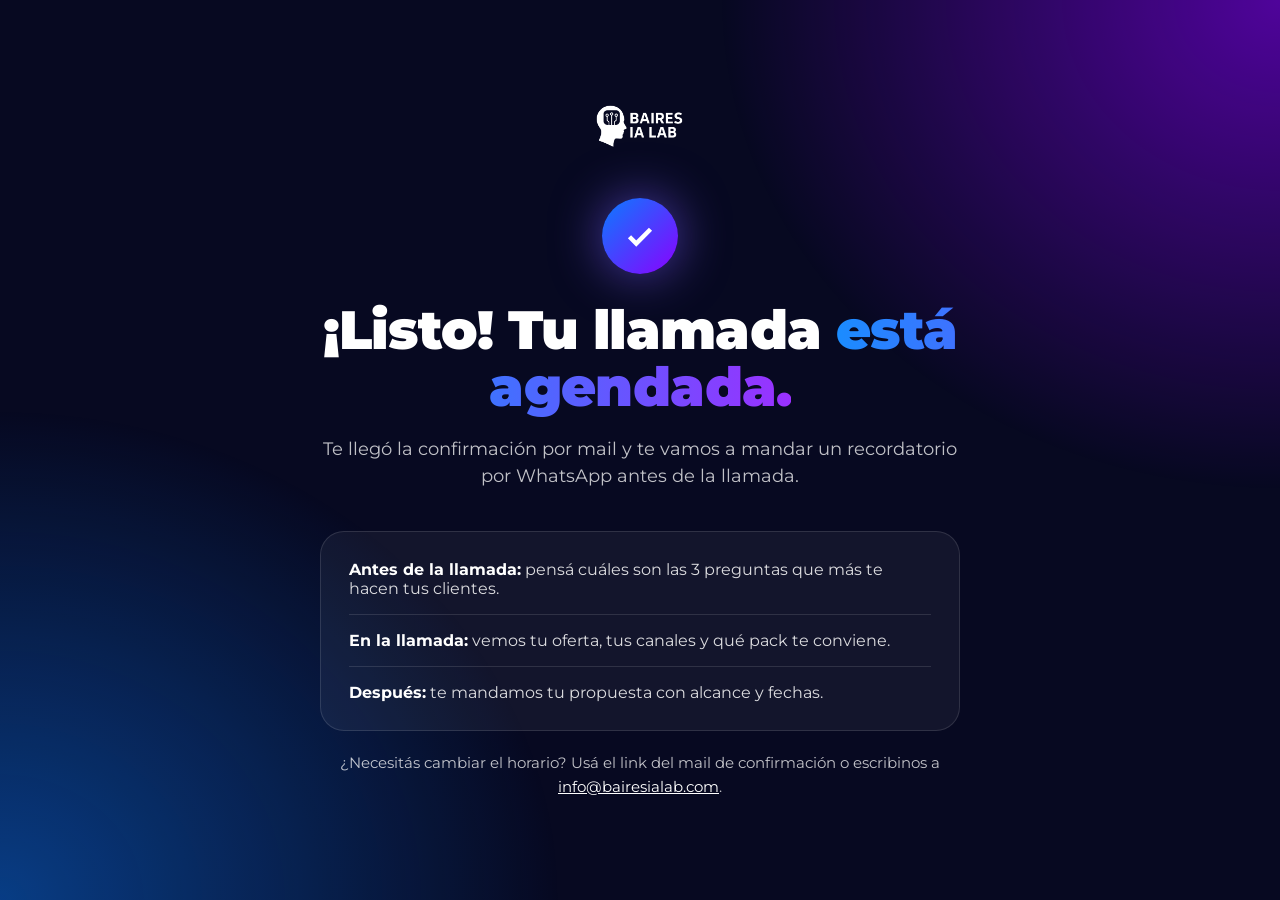
<file: setter-bot/gracias.html>
<!doctype html>
<!--
  PÁGINA DE GRACIAS · bairesialab.com/setter-bot/gracias
  El calendario de GHL redirige acá después de reservar. Acá se dispara el evento "Schedule",
  que es el que usa la campaña para optimizar. TODO: reemplazar PIXEL_ID (el mismo que en la landing).
  No enlazar esta página desde ningún lado: solo se llega reservando.
-->
<html lang="es-AR">
<head>
<meta charset="utf-8">
<meta name="viewport" content="width=device-width, initial-scale=1">
<meta name="robots" content="noindex">
<title>¡Llamada agendada! · Baires IA Lab</title>
<link rel="preconnect" href="https://fonts.googleapis.com">
<link rel="preconnect" href="https://fonts.gstatic.com" crossorigin>
<link href="https://fonts.googleapis.com/css2?family=Montserrat:wght@500;700;900&display=swap" rel="stylesheet">
<script>
!function(f,b,e,v,n,t,s){if(f.fbq)return;n=f.fbq=function(){n.callMethod?
n.callMethod.apply(n,arguments):n.queue.push(arguments)};if(!f._fbq)f._fbq=n;
n.push=n;n.loaded=!0;n.version='2.0';n.queue=[];t=b.createElement(e);t.async=!0;
t.src=v;s=b.getElementsByTagName(e)[0];s.parentNode.insertBefore(t,s)}(window,
document,'script','https://connect.facebook.net/en_US/fbevents.js');
fbq('init', 'PIXEL_ID');
fbq('track', 'PageView');
fbq('track', 'Schedule');
</script>
<style>
*{box-sizing:border-box;margin:0;padding:0}
body{font-family:Montserrat,system-ui,sans-serif;background:#070921;color:#fff;min-height:100vh;display:grid;place-items:center;padding:40px 24px;position:relative;overflow-x:hidden;-webkit-font-smoothing:antialiased}
body:before{content:"";position:fixed;inset:0;background:
  radial-gradient(800px 700px at 100% 0%,rgba(139,0,255,.55),transparent 70%),
  radial-gradient(800px 700px at 0% 100%,rgba(10,124,255,.45),transparent 70%);pointer-events:none}
main{position:relative;max-width:640px;text-align:center}
img{height:48px;margin:0 auto 48px;display:block}
.ok{width:76px;height:76px;border-radius:50%;background:linear-gradient(135deg,#0a7cff,#8b00ff);display:grid;place-items:center;margin:0 auto 28px;box-shadow:0 0 50px rgba(123,92,255,.6)}
h1{font-size:clamp(34px,6vw,54px);font-weight:900;line-height:1.05;letter-spacing:-.02em}
.gt{background:linear-gradient(90deg,#1a8cff,#9b30ff);-webkit-background-clip:text;background-clip:text;color:transparent}
p{font-size:18px;color:rgba(255,255,255,.75);margin-top:20px;line-height:1.55}
ol{text-align:left;list-style:none;margin:40px 0 0;background:rgba(255,255,255,.05);border:1.5px solid rgba(255,255,255,.12);border-radius:24px;padding:12px 28px}
li{padding:16px 0;border-bottom:1.5px solid rgba(255,255,255,.12);font-size:16px;color:rgba(255,255,255,.85)}
li:last-child{border:0}
li b{color:#fff}
a{color:#fff}
</style>
</head>
<body>
<main>
  <img src="[data-uri]" alt="Baires IA Lab">
  <div class="ok"><svg width="36" height="36" viewBox="0 0 24 24" fill="none" stroke="#fff" stroke-width="3"><path d="M5 12.5l4.5 4.5L19 7.5"/></svg></div>
  <h1>¡Listo! Tu llamada <span class="gt">está agendada.</span></h1>
  <p>Te llegó la confirmación por mail y te vamos a mandar un recordatorio por WhatsApp antes de la llamada.</p>
  <ol>
    <li><b>Antes de la llamada:</b> pensá cuáles son las 3 preguntas que más te hacen tus clientes.</li>
    <li><b>En la llamada:</b> vemos tu oferta, tus canales y qué pack te conviene.</li>
    <li><b>Después:</b> te mandamos tu propuesta con alcance y fechas.</li>
  </ol>
  <p style="font-size:15px">¿Necesitás cambiar el horario? Usá el link del mail de confirmación o escribinos a <a href="mailto:info@bairesialab.com">info@bairesialab.com</a>.</p>
</main>
</body>
</html>
</file>
<file: styles.css>
/* ============================================
   Baires IA Lab — Brand-aligned styles
   Manual de Marca: #0A0A2A · #007BFF · #7F00FF
   Montserrat · texturas (tramas)
   ============================================ */

@import url('https://fonts.googleapis.com/css2?family=Montserrat:ital,wght@0,100;0,300;0,400;0,500;0,600;0,700;0,800;0,900&display=swap');

:root {
  /* ---- Brand palette ---- */
  --midnight: #0A0A2A;        /* primary deep navy */
  --midnight-2: #11113a;
  --midnight-3: #181848;
  --black: #000000;
  --white: #FFFFFF;
  --blue: #007BFF;            /* electric blue */
  --violet: #7F00FF;          /* electric violet */
  --gray-2: #2F2F2F;          /* secondary */

  /* ---- Working tokens (dark default) ---- */
  --bg: var(--midnight);
  --bg-2: var(--midnight-2);
  --surface: rgba(255, 255, 255, 0.04);
  --surface-2: rgba(255, 255, 255, 0.07);
  --line: rgba(255, 255, 255, 0.08);
  --line-2: rgba(255, 255, 255, 0.16);
  --text: #ffffff;
  --text-2: rgba(255, 255, 255, 0.72);
  --text-3: rgba(255, 255, 255, 0.48);

  --accent: var(--blue);
  --accent-2: var(--violet);
  --accent-soft: rgba(0, 123, 255, 0.14);
  --accent-grad: linear-gradient(135deg, var(--blue) 0%, var(--violet) 100%);

  --danger: #ff5c6c;

  --r-sm: 6px;
  --r-md: 10px;
  --r-lg: 16px;
  --r-xl: 24px;

  --font-sans: "Montserrat", -apple-system, BlinkMacSystemFont, system-ui, sans-serif;
  --font-mono: "JetBrains Mono", "Geist Mono", ui-monospace, "SF Mono", Menlo, monospace;
}

/* ---- Light theme ---- */
[data-theme="light"] {
  --bg: #f5f5fa;
  --bg-2: #ffffff;
  --surface: #ffffff;
  --surface-2: #f0f0f7;
  --line: rgba(10, 10, 42, 0.08);
  --line-2: rgba(10, 10, 42, 0.18);
  --text: var(--midnight);
  --text-2: rgba(10, 10, 42, 0.72);
  --text-3: rgba(10, 10, 42, 0.5);
}

/* ---- Accent variations ---- */
[data-accent="violet"] {
  --accent: var(--violet);
  --accent-2: var(--blue);
  --accent-soft: rgba(127, 0, 255, 0.16);
  --accent-grad: linear-gradient(135deg, var(--violet) 0%, var(--blue) 100%);
}
[data-accent="cyan"] {
  --accent: #00d4ff;
  --accent-2: var(--blue);
  --accent-soft: rgba(0, 212, 255, 0.14);
  --accent-grad: linear-gradient(135deg, #00d4ff 0%, var(--violet) 100%);
}

* { box-sizing: border-box; }

html, body {
  margin: 0;
  padding: 0;
  background: var(--bg);
  color: var(--text);
  font-family: var(--font-sans);
  font-weight: 400;
  -webkit-font-smoothing: antialiased;
  text-rendering: optimizeLegibility;
}

body { overflow-x: hidden; }

a { color: inherit; text-decoration: none; }
button { font-family: inherit; cursor: pointer; }

/* ============== TRAMAS / TEXTURES ============== */
.trama-dots {
  background-image: radial-gradient(circle, rgba(255,255,255,0.12) 1px, transparent 1px);
  background-size: 24px 24px;
}
[data-theme="light"] .trama-dots {
  background-image: radial-gradient(circle, rgba(10,10,42,0.12) 1px, transparent 1px);
}

.trama-grid {
  background-image:
    linear-gradient(to right, var(--line) 1px, transparent 1px),
    linear-gradient(to bottom, var(--line) 1px, transparent 1px);
  background-size: 64px 64px;
}

.trama-diag {
  background-image: repeating-linear-gradient(
    -45deg,
    transparent 0,
    transparent 18px,
    rgba(255,255,255,0.03) 18px,
    rgba(255,255,255,0.03) 19px
  );
}

.glow-bg {
  position: absolute; inset: 0;
  pointer-events: none;
  background:
    radial-gradient(40% 60% at 15% 30%, rgba(0,123,255,0.18), transparent 60%),
    radial-gradient(40% 60% at 85% 70%, rgba(127,0,255,0.16), transparent 60%);
}

/* ============== LAYOUT ============== */
.wrap {
  width: 100%;
  max-width: 1280px;
  margin: 0 auto;
  padding: 0 32px;
}

@media (max-width: 720px) {
  .wrap { padding: 0 20px; }
}

section { position: relative; }

/* ============== TYPE ============== */
.eyebrow {
  display: inline-flex;
  align-items: center;
  gap: 10px;
  font-family: var(--font-sans);
  font-size: 11px;
  font-weight: 600;
  letter-spacing: 0.18em;
  text-transform: uppercase;
  color: var(--text-3);
}
.eyebrow::before {
  content: "";
  width: 28px;
  height: 1px;
  background: var(--text-3);
}

h1, h2, h3, h4 {
  margin: 0;
  font-weight: 800;
  letter-spacing: -0.03em;
  line-height: 1.02;
  color: var(--text);
  text-transform: none;
}

h1 {
  font-size: clamp(44px, 7.6vw, 108px);
  font-weight: 800;
  letter-spacing: -0.04em;
  line-height: 0.96;
}

h2 {
  font-size: clamp(34px, 4.8vw, 64px);
  font-weight: 800;
  letter-spacing: -0.035em;
  line-height: 1;
}

h3 {
  font-size: clamp(20px, 2vw, 26px);
  font-weight: 700;
  letter-spacing: -0.02em;
}

p {
  margin: 0;
  line-height: 1.55;
  color: var(--text-2);
  font-weight: 400;
}

.mono {
  font-family: var(--font-mono);
  font-feature-settings: "tnum";
}

.gradient-text {
  background: var(--accent-grad);
  -webkit-background-clip: text;
  background-clip: text;
  -webkit-text-fill-color: transparent;
  color: transparent;
}

/* ============== BUTTONS ============== */
.btn {
  display: inline-flex;
  align-items: center;
  gap: 10px;
  padding: 15px 24px;
  border-radius: 999px;
  font-size: 14px;
  font-weight: 600;
  letter-spacing: 0;
  border: 1px solid transparent;
  transition: transform 0.18s ease, background 0.18s ease, border-color 0.18s ease, box-shadow 0.18s ease;
  white-space: nowrap;
  text-decoration: none;
  font-family: var(--font-sans);
}
.btn:hover { transform: translateY(-1px); }

.btn-gradient {
  background: var(--accent-grad);
  color: var(--white);
  position: relative;
}
.btn-gradient:hover {
  box-shadow: 0 8px 30px rgba(0, 123, 255, 0.35);
}

.btn-ghost {
  background: transparent;
  border-color: var(--line-2);
  color: var(--text);
}
.btn-ghost:hover {
  background: var(--surface);
  border-color: var(--accent);
}

/* ============== NAV ============== */
.nav {
  position: fixed;
  top: 0; left: 0; right: 0;
  z-index: 100;
  backdrop-filter: blur(20px);
  -webkit-backdrop-filter: blur(20px);
  background: rgba(10, 10, 42, 0.6);
  border-bottom: 1px solid var(--line);
}
[data-theme="light"] .nav { background: rgba(245, 245, 250, 0.7); }

.nav-inner {
  display: flex;
  align-items: center;
  justify-content: space-between;
  padding: 16px 32px;
  max-width: 1280px;
  margin: 0 auto;
}
.nav-logo {
  display: flex;
  align-items: center;
  gap: 12px;
  font-weight: 700;
  font-size: 14px;
  letter-spacing: 0.04em;
  text-transform: uppercase;
}
.nav-logo-mark {
  width: 28px; height: 28px;
  border-radius: 7px;
  background: var(--accent-grad);
  display: flex; align-items: center; justify-content: center;
  font-size: 13px; font-weight: 800;
  color: var(--white);
}
.nav-links {
  display: flex;
  gap: 36px;
  font-size: 13px;
  font-weight: 500;
  color: var(--text-2);
}
.nav-links a { transition: color 0.15s; }
.nav-links a:hover { color: var(--text); }
.nav-cta {
  font-size: 12px;
  padding: 11px 18px;
}
@media (max-width: 820px) {
  .nav-links { display: none; }
}

/* ============== LIVE INDICATORS ============== */
.live-dot {
  width: 8px; height: 8px;
  border-radius: 50%;
  background: var(--blue);
  box-shadow: 0 0 0 0 var(--blue);
  animation: pulse 1.8s ease-out infinite;
}
@keyframes pulse {
  0% { box-shadow: 0 0 0 0 rgba(0, 123, 255, 0.6); }
  70% { box-shadow: 0 0 0 12px rgba(0, 123, 255, 0); }
  100% { box-shadow: 0 0 0 0 rgba(0, 123, 255, 0); }
}

/* ============== CARD ============== */
.card {
  background: var(--surface);
  border: 1px solid var(--line);
  border-radius: var(--r-lg);
  transition: border-color 0.2s, background 0.2s, transform 0.2s;
}
.card:hover {
  border-color: var(--line-2);
}

/* ============== ANIMATIONS ============== */
@keyframes fadeUp {
  from { opacity: 0; transform: translateY(20px); }
  to { opacity: 1; transform: translateY(0); }
}
.fade-up { animation: fadeUp 0.8s ease forwards; }

@keyframes drift {
  0%, 100% { transform: translateY(0); }
  50% { transform: translateY(-6px); }
}

@keyframes marquee {
  from { transform: translateX(0); }
  to { transform: translateX(-50%); }
}
.marquee-track {
  display: flex;
  gap: 56px;
  animation: marquee 40s linear infinite;
  width: max-content;
  align-items: center;
}

/* Scrollbar */
::-webkit-scrollbar { width: 10px; height: 10px; }
::-webkit-scrollbar-track { background: var(--bg); }
::-webkit-scrollbar-thumb { background: var(--midnight-3); border-radius: 10px; }
::-webkit-scrollbar-thumb:hover { background: var(--line-2); }

::selection { background: var(--violet); color: var(--white); }

/* ============== WHATSAPP FLOAT ============== */
.whatsapp-float {
  position: fixed;
  bottom: 20px;
  right: 90px;
  background: #25D366;
  width: 58px;
  height: 58px;
  border-radius: 50%;
  display: flex;
  align-items: center;
  justify-content: center;
  box-shadow: 0 4px 20px rgba(37,211,102,0.4);
  z-index: 9999;
  transition: transform 0.2s, box-shadow 0.2s;
}
.whatsapp-float:hover {
  transform: scale(1.1);
  box-shadow: 0 6px 28px rgba(37,211,102,0.55);
}
</file>
